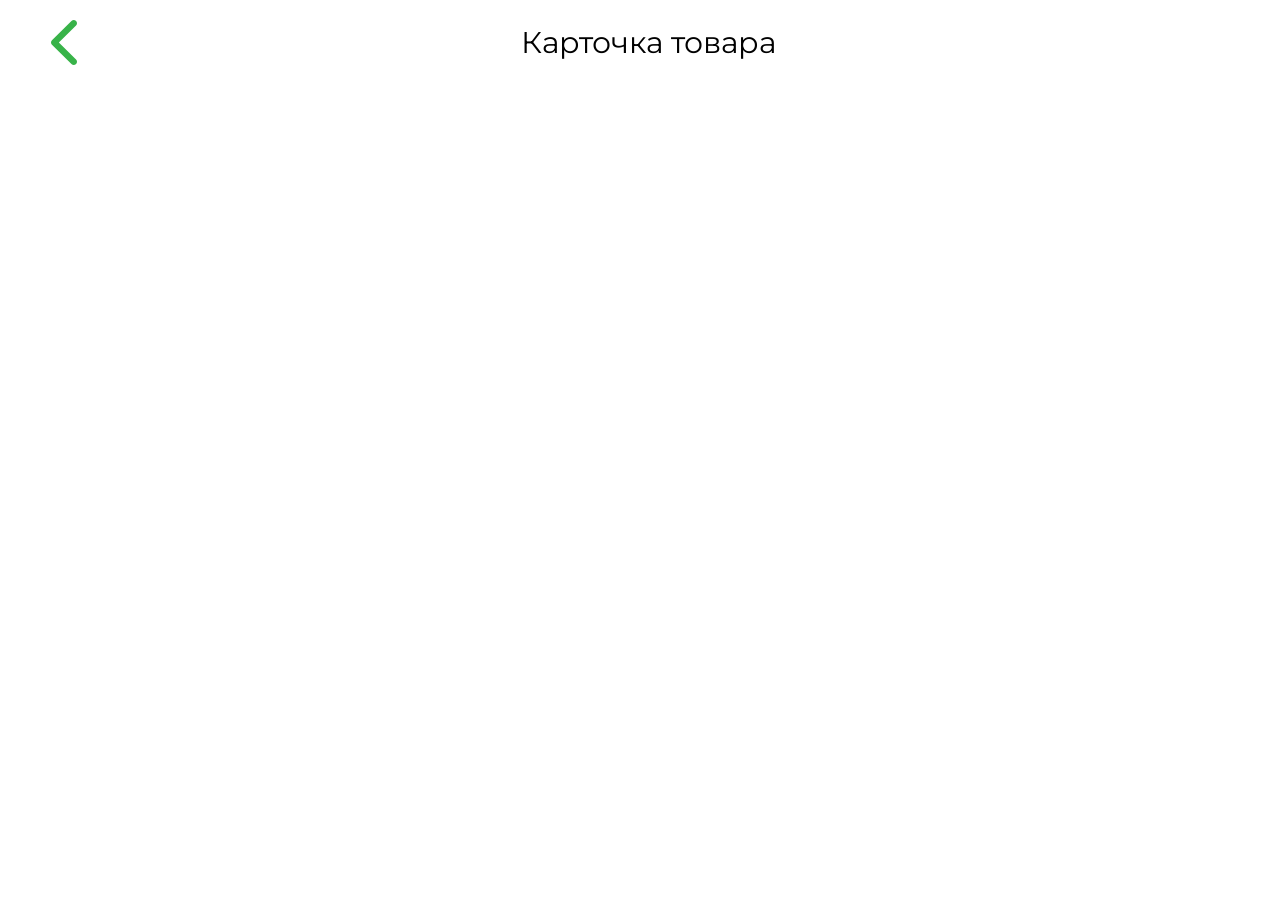
<file: product.html>
<!doctype html>
<html lang="en">
	<head>
		<meta charset="utf-8" />
		<meta name="viewport" content="width=device-width, initial-scale=1" />
		
		<link href="./app/immutable/assets/0.DSRAHia3.css" rel="stylesheet">
		<link rel="modulepreload" href="./app/immutable/entry/start.DzKjipKg.js">
		<link rel="modulepreload" href="./app/immutable/chunks/DUASHceh.js">
		<link rel="modulepreload" href="./app/immutable/chunks/B1O2VCqk.js">
		<link rel="modulepreload" href="./app/immutable/chunks/DIeogL5L.js">
		<link rel="modulepreload" href="./app/immutable/chunks/CD4Y02p_.js">
		<link rel="modulepreload" href="./app/immutable/entry/app.B3Zcg9X1.js">
		<link rel="modulepreload" href="./app/immutable/chunks/DNfE4UTU.js">
		<link rel="modulepreload" href="./app/immutable/chunks/DsuvmyvR.js">
		<link rel="modulepreload" href="./app/immutable/chunks/CbPvZiUK.js">
		<link rel="modulepreload" href="./app/immutable/chunks/DsnmJJEf.js">
		<link rel="modulepreload" href="./app/immutable/chunks/B4DQvY8J.js">
		<link rel="modulepreload" href="./app/immutable/chunks/BK2WpfL0.js">
		<link rel="modulepreload" href="./app/immutable/nodes/0.Bt8qOAk0.js">
		<link rel="modulepreload" href="./app/immutable/chunks/D9zexQcz.js">
		<link rel="modulepreload" href="./app/immutable/chunks/DSNQs1mI.js">
		<link rel="modulepreload" href="./app/immutable/chunks/69_IOA4Y.js">
		<link rel="modulepreload" href="./app/immutable/chunks/Ce1_xS5o.js">
		<link rel="modulepreload" href="./app/immutable/nodes/5.DPzO339H.js"><!--12qhfyh--><link rel="icon" href="data:image/svg+xml,%3csvg%20xmlns='http://www.w3.org/2000/svg'%20width='107'%20height='128'%20viewBox='0%200%20107%20128'%3e%3ctitle%3esvelte-logo%3c/title%3e%3cpath%20d='M94.157%2022.819c-10.4-14.885-30.94-19.297-45.792-9.835L22.282%2029.608A29.92%2029.92%200%200%200%208.764%2049.65a31.5%2031.5%200%200%200%203.108%2020.231%2030%2030%200%200%200-4.477%2011.183%2031.9%2031.9%200%200%200%205.448%2024.116c10.402%2014.887%2030.942%2019.297%2045.791%209.835l26.083-16.624A29.92%2029.92%200%200%200%2098.235%2078.35a31.53%2031.53%200%200%200-3.105-20.232%2030%2030%200%200%200%204.474-11.182%2031.88%2031.88%200%200%200-5.447-24.116'%20style='fill:%23ff3e00'/%3e%3cpath%20d='M45.817%20106.582a20.72%2020.72%200%200%201-22.237-8.243%2019.17%2019.17%200%200%201-3.277-14.503%2018%2018%200%200%201%20.624-2.435l.49-1.498%201.337.981a33.6%2033.6%200%200%200%2010.203%205.098l.97.294-.09.968a5.85%205.85%200%200%200%201.052%203.878%206.24%206.24%200%200%200%206.695%202.485%205.8%205.8%200%200%200%201.603-.704L69.27%2076.28a5.43%205.43%200%200%200%202.45-3.631%205.8%205.8%200%200%200-.987-4.371%206.24%206.24%200%200%200-6.698-2.487%205.7%205.7%200%200%200-1.6.704l-9.953%206.345a19%2019%200%200%201-5.296%202.326%2020.72%2020.72%200%200%201-22.237-8.243%2019.17%2019.17%200%200%201-3.277-14.502%2017.99%2017.99%200%200%201%208.13-12.052l26.081-16.623a19%2019%200%200%201%205.3-2.329%2020.72%2020.72%200%200%201%2022.237%208.243%2019.17%2019.17%200%200%201%203.277%2014.503%2018%2018%200%200%201-.624%202.435l-.49%201.498-1.337-.98a33.6%2033.6%200%200%200-10.203-5.1l-.97-.294.09-.968a5.86%205.86%200%200%200-1.052-3.878%206.24%206.24%200%200%200-6.696-2.485%205.8%205.8%200%200%200-1.602.704L37.73%2051.72a5.42%205.42%200%200%200-2.449%203.63%205.79%205.79%200%200%200%20.986%204.372%206.24%206.24%200%200%200%206.698%202.486%205.8%205.8%200%200%200%201.602-.704l9.952-6.342a19%2019%200%200%201%205.295-2.328%2020.72%2020.72%200%200%201%2022.237%208.242%2019.17%2019.17%200%200%201%203.277%2014.503%2018%2018%200%200%201-8.13%2012.053l-26.081%2016.622a19%2019%200%200%201-5.3%202.328'%20style='fill:%23fff'/%3e%3c/svg%3e"/><!---->
	</head>
	<body data-sveltekit-preload-data="hover">
		<div style="display: contents"><!--[--><!--[--><!----><header class="flex h-[5%] justify-between items-center px-[4%] py-5"><div class="flex items-center gap-4 w-4"><button><svg width="26" height="45" viewBox="0 0 26 45" xmlns="http://www.w3.org/2000/svg" class="fill-accent"><path d="M26 3.21428C26 2.36049 25.6572 1.54436 25.0479 0.941685C23.7783 -0.313895 21.7217 -0.313895 20.4521 0.941685L0.95215 20.2274C0.342775 20.8301 0 21.6462 0 22.5C0 23.3538 0.342775 24.1699 0.95215 24.7726L20.4521 44.0583C21.7217 45.3139 23.7783 45.3139 25.0479 44.0583C25.6572 43.4556 26 42.6395 26 41.7857C26 40.9319 25.6572 40.1158 25.0479 39.5131L7.8457 22.5L25.0479 5.48688C25.6572 4.88421 26 4.06808 26 3.21428Z"></path></svg><!----></button></div> <div><h1 class="text-3xl"><!--[-->Карточка товара<!--]--></h1></div> <div></div></header> <!----><!----><!----><!----><!--]--> <!--[!--><!--]--><!--]-->
			
			<script>
				{
					__sveltekit_8lurg8 = {
						base: new URL(".", location).pathname.slice(0, -1)
					};

					const element = document.currentScript.parentElement;

					Promise.all([
						import("./app/immutable/entry/start.DzKjipKg.js"),
						import("./app/immutable/entry/app.B3Zcg9X1.js")
					]).then(([kit, app]) => {
						kit.start(app, element, {
							node_ids: [0, 5],
							data: [null,null],
							form: null,
							error: null
						});
					});
				}
			</script>
		</div>
	</body>
</html>
</file>
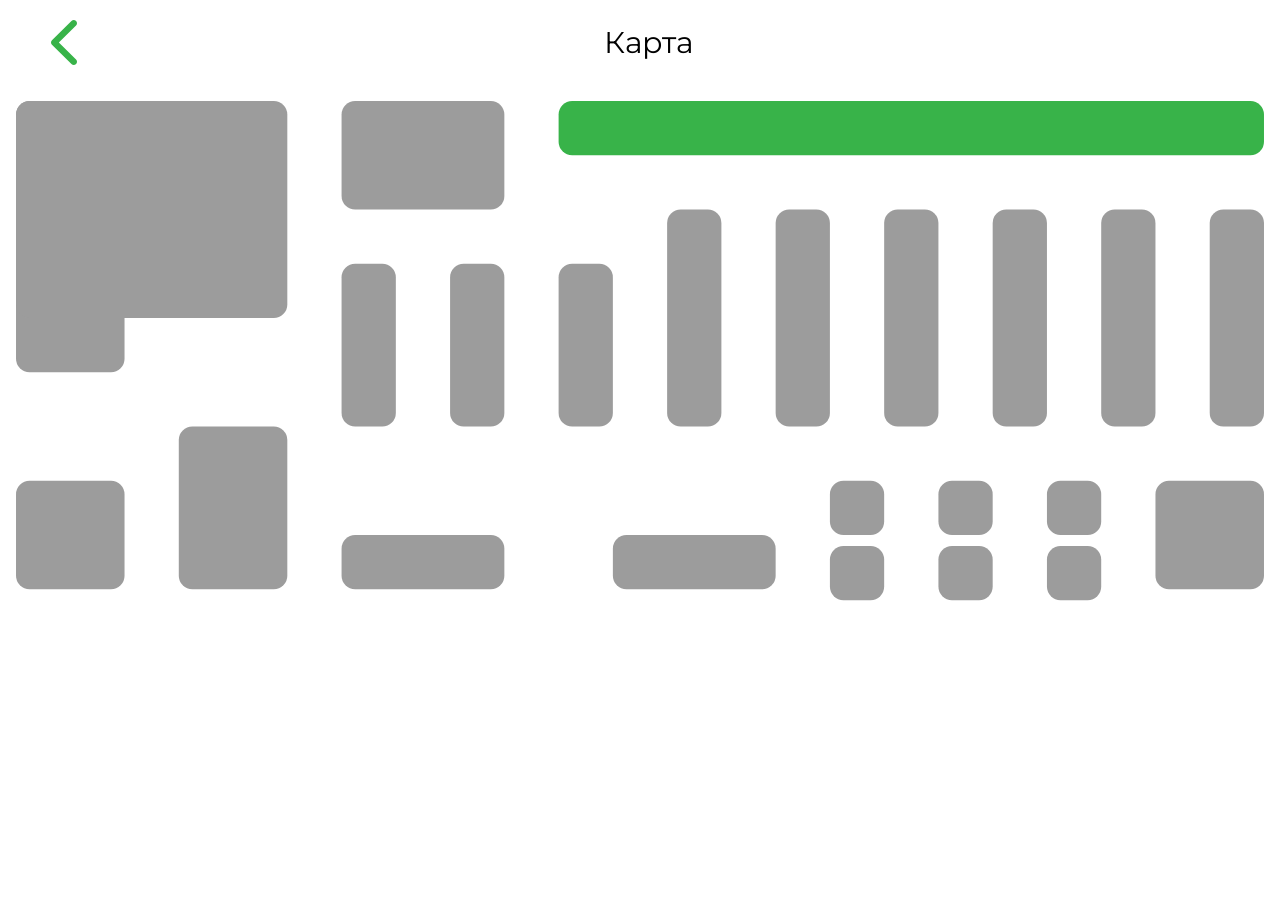
<file: map/0.html>
<!doctype html>
<html lang="en">
	<head>
		<meta charset="utf-8" />
		<meta name="viewport" content="width=device-width, initial-scale=1" />
		
		<link href="../app/immutable/assets/0.DSRAHia3.css" rel="stylesheet">
		<link rel="modulepreload" href="../app/immutable/entry/start.DzKjipKg.js">
		<link rel="modulepreload" href="../app/immutable/chunks/DUASHceh.js">
		<link rel="modulepreload" href="../app/immutable/chunks/B1O2VCqk.js">
		<link rel="modulepreload" href="../app/immutable/chunks/DIeogL5L.js">
		<link rel="modulepreload" href="../app/immutable/chunks/CD4Y02p_.js">
		<link rel="modulepreload" href="../app/immutable/entry/app.B3Zcg9X1.js">
		<link rel="modulepreload" href="../app/immutable/chunks/DNfE4UTU.js">
		<link rel="modulepreload" href="../app/immutable/chunks/DsuvmyvR.js">
		<link rel="modulepreload" href="../app/immutable/chunks/CbPvZiUK.js">
		<link rel="modulepreload" href="../app/immutable/chunks/DsnmJJEf.js">
		<link rel="modulepreload" href="../app/immutable/chunks/B4DQvY8J.js">
		<link rel="modulepreload" href="../app/immutable/chunks/BK2WpfL0.js">
		<link rel="modulepreload" href="../app/immutable/nodes/0.Bt8qOAk0.js">
		<link rel="modulepreload" href="../app/immutable/chunks/D9zexQcz.js">
		<link rel="modulepreload" href="../app/immutable/chunks/DSNQs1mI.js">
		<link rel="modulepreload" href="../app/immutable/chunks/69_IOA4Y.js">
		<link rel="modulepreload" href="../app/immutable/chunks/Ce1_xS5o.js">
		<link rel="modulepreload" href="../app/immutable/nodes/4.DWXSckz2.js">
		<link rel="modulepreload" href="../app/immutable/chunks/A86AnP8Z.js"><!--12qhfyh--><link rel="icon" href="data:image/svg+xml,%3csvg%20xmlns='http://www.w3.org/2000/svg'%20width='107'%20height='128'%20viewBox='0%200%20107%20128'%3e%3ctitle%3esvelte-logo%3c/title%3e%3cpath%20d='M94.157%2022.819c-10.4-14.885-30.94-19.297-45.792-9.835L22.282%2029.608A29.92%2029.92%200%200%200%208.764%2049.65a31.5%2031.5%200%200%200%203.108%2020.231%2030%2030%200%200%200-4.477%2011.183%2031.9%2031.9%200%200%200%205.448%2024.116c10.402%2014.887%2030.942%2019.297%2045.791%209.835l26.083-16.624A29.92%2029.92%200%200%200%2098.235%2078.35a31.53%2031.53%200%200%200-3.105-20.232%2030%2030%200%200%200%204.474-11.182%2031.88%2031.88%200%200%200-5.447-24.116'%20style='fill:%23ff3e00'/%3e%3cpath%20d='M45.817%20106.582a20.72%2020.72%200%200%201-22.237-8.243%2019.17%2019.17%200%200%201-3.277-14.503%2018%2018%200%200%201%20.624-2.435l.49-1.498%201.337.981a33.6%2033.6%200%200%200%2010.203%205.098l.97.294-.09.968a5.85%205.85%200%200%200%201.052%203.878%206.24%206.24%200%200%200%206.695%202.485%205.8%205.8%200%200%200%201.603-.704L69.27%2076.28a5.43%205.43%200%200%200%202.45-3.631%205.8%205.8%200%200%200-.987-4.371%206.24%206.24%200%200%200-6.698-2.487%205.7%205.7%200%200%200-1.6.704l-9.953%206.345a19%2019%200%200%201-5.296%202.326%2020.72%2020.72%200%200%201-22.237-8.243%2019.17%2019.17%200%200%201-3.277-14.502%2017.99%2017.99%200%200%201%208.13-12.052l26.081-16.623a19%2019%200%200%201%205.3-2.329%2020.72%2020.72%200%200%201%2022.237%208.243%2019.17%2019.17%200%200%201%203.277%2014.503%2018%2018%200%200%201-.624%202.435l-.49%201.498-1.337-.98a33.6%2033.6%200%200%200-10.203-5.1l-.97-.294.09-.968a5.86%205.86%200%200%200-1.052-3.878%206.24%206.24%200%200%200-6.696-2.485%205.8%205.8%200%200%200-1.602.704L37.73%2051.72a5.42%205.42%200%200%200-2.449%203.63%205.79%205.79%200%200%200%20.986%204.372%206.24%206.24%200%200%200%206.698%202.486%205.8%205.8%200%200%200%201.602-.704l9.952-6.342a19%2019%200%200%201%205.295-2.328%2020.72%2020.72%200%200%201%2022.237%208.242%2019.17%2019.17%200%200%201%203.277%2014.503%2018%2018%200%200%201-8.13%2012.053l-26.081%2016.622a19%2019%200%200%201-5.3%202.328'%20style='fill:%23fff'/%3e%3c/svg%3e"/><!---->
	</head>
	<body data-sveltekit-preload-data="hover">
		<div style="display: contents"><!--[--><!--[--><!----><header class="flex h-[5%] justify-between items-center px-[4%] py-5"><div class="flex items-center gap-4 w-4"><button><svg width="26" height="45" viewBox="0 0 26 45" xmlns="http://www.w3.org/2000/svg" class="fill-accent"><path d="M26 3.21428C26 2.36049 25.6572 1.54436 25.0479 0.941685C23.7783 -0.313895 21.7217 -0.313895 20.4521 0.941685L0.95215 20.2274C0.342775 20.8301 0 21.6462 0 22.5C0 23.3538 0.342775 24.1699 0.95215 24.7726L20.4521 44.0583C21.7217 45.3139 23.7783 45.3139 25.0479 44.0583C25.6572 43.4556 26 42.6395 26 41.7857C26 40.9319 25.6572 40.1158 25.0479 39.5131L7.8457 22.5L25.0479 5.48688C25.6572 4.88421 26 4.06808 26 3.21428Z"></path></svg><!----></button></div> <div><h1 class="text-3xl"><!--[!--><!--[!--><!--[-->Карта<!--]--><!--]--><!--]--></h1></div> <div></div></header> <!----><div><section><div class="p-4"><svg xmlns="http://www.w3.org/2000/svg" viewBox="0 0 23 10"><!--[--><rect rx="0.25" ry="0.25" x="10" y="0" width="13" height="1" transform="rotate(0, 16.5, 0.5)" class="fill-accent"></rect><rect rx="0.25" ry="0.25" x="0" y="0" width="2" height="5" transform="rotate(0, 1, 2.5)" class="fill-secondary"></rect><rect rx="0.25" ry="0.25" x="0" y="0" width="5" height="4" transform="rotate(0, 2.5, 2)" class="fill-secondary"></rect><rect rx="0.25" ry="0.25" x="0" y="7" width="2" height="2" transform="rotate(0, 1, 8)" class="fill-secondary"></rect><rect rx="0.25" ry="0.25" x="3" y="6" width="2" height="3" transform="rotate(0, 4, 7.5)" class="fill-secondary"></rect><rect rx="0.25" ry="0.25" x="6" y="0" width="3" height="2" transform="rotate(0, 7.5, 1)" class="fill-secondary"></rect><rect rx="0.25" ry="0.25" x="6" y="3" width="1" height="3" transform="rotate(0, 6.5, 4.5)" class="fill-secondary"></rect><rect rx="0.25" ry="0.25" x="8" y="3" width="1" height="3" transform="rotate(0, 8.5, 4.5)" class="fill-secondary"></rect><rect rx="0.25" ry="0.25" x="6" y="8" width="3" height="1" transform="rotate(0, 7.5, 8.5)" class="fill-secondary"></rect><rect rx="0.25" ry="0.25" x="10" y="3" width="1" height="3" transform="rotate(0, 10.5, 4.5)" class="fill-secondary"></rect><rect rx="0.25" ry="0.25" x="12" y="2" width="1" height="4" transform="rotate(0, 12.5, 4)" class="fill-secondary"></rect><rect rx="0.25" ry="0.25" x="14" y="2" width="1" height="4" transform="rotate(0, 14.5, 4)" class="fill-secondary"></rect><rect rx="0.25" ry="0.25" x="16" y="2" width="1" height="4" transform="rotate(0, 16.5, 4)" class="fill-secondary"></rect><rect rx="0.25" ry="0.25" x="18" y="2" width="1" height="4" transform="rotate(0, 18.5, 4)" class="fill-secondary"></rect><rect rx="0.25" ry="0.25" x="20" y="2" width="1" height="4" transform="rotate(0, 20.5, 4)" class="fill-secondary"></rect><rect rx="0.25" ry="0.25" x="22" y="2" width="1" height="4" transform="rotate(0, 22.5, 4)" class="fill-secondary"></rect><rect rx="0.25" ry="0.25" x="11" y="8" width="3" height="1" transform="rotate(0, 12.5, 8.5)" class="fill-secondary"></rect><rect rx="0.25" ry="0.25" x="15" y="8.2" width="1" height="1" transform="rotate(0, 15.5, 8.7)" class="fill-secondary"></rect><rect rx="0.25" ry="0.25" x="15" y="7" width="1" height="1" transform="rotate(0, 15.5, 7.5)" class="fill-secondary"></rect><rect rx="0.25" ry="0.25" x="17" y="8.2" width="1" height="1" transform="rotate(0, 17.5, 8.7)" class="fill-secondary"></rect><rect rx="0.25" ry="0.25" x="17" y="7" width="1" height="1" transform="rotate(0, 17.5, 7.5)" class="fill-secondary"></rect><rect rx="0.25" ry="0.25" x="19" y="8.2" width="1" height="1" transform="rotate(0, 19.5, 8.7)" class="fill-secondary"></rect><rect rx="0.25" ry="0.25" x="19" y="7" width="1" height="1" transform="rotate(0, 19.5, 7.5)" class="fill-secondary"></rect><rect rx="0.25" ry="0.25" x="21" y="7" width="2" height="2" transform="rotate(0, 22, 8)" class="fill-secondary"></rect><!--]--></svg><!----></div> <div></div></section></div><!----><!----><!----><!--]--> <!--[!--><!--]--><!--]-->
			
			<script>
				{
					__sveltekit_8lurg8 = {
						base: new URL("..", location).pathname.slice(0, -1)
					};

					const element = document.currentScript.parentElement;

					Promise.all([
						import("../app/immutable/entry/start.DzKjipKg.js"),
						import("../app/immutable/entry/app.B3Zcg9X1.js")
					]).then(([kit, app]) => {
						kit.start(app, element, {
							node_ids: [0, 4],
							data: [null,null],
							form: null,
							error: null
						});
					});
				}
			</script>
		</div>
	</body>
</html>
</file>
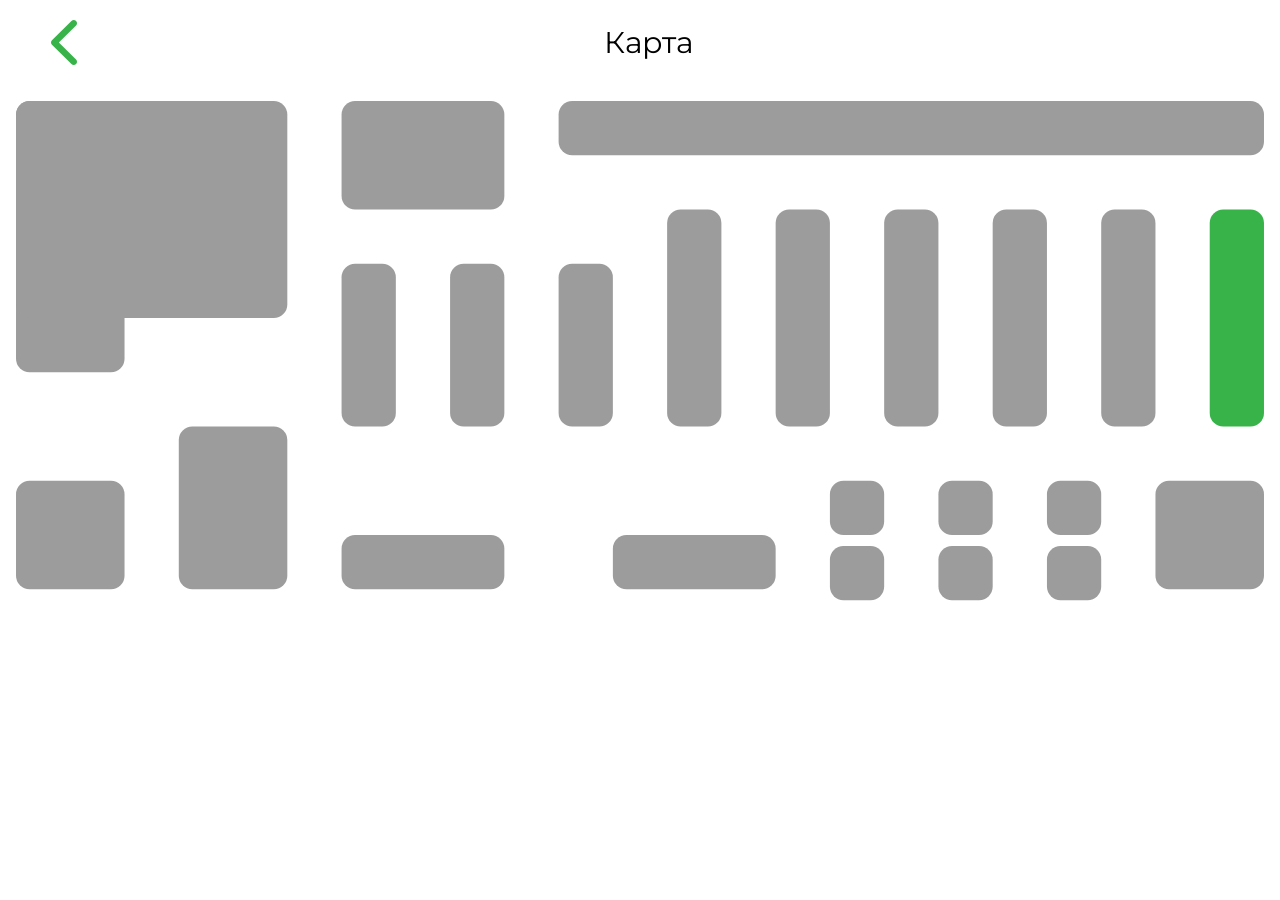
<file: map/1.html>
<!doctype html>
<html lang="en">
	<head>
		<meta charset="utf-8" />
		<meta name="viewport" content="width=device-width, initial-scale=1" />
		
		<link href="../app/immutable/assets/0.DSRAHia3.css" rel="stylesheet">
		<link rel="modulepreload" href="../app/immutable/entry/start.DzKjipKg.js">
		<link rel="modulepreload" href="../app/immutable/chunks/DUASHceh.js">
		<link rel="modulepreload" href="../app/immutable/chunks/B1O2VCqk.js">
		<link rel="modulepreload" href="../app/immutable/chunks/DIeogL5L.js">
		<link rel="modulepreload" href="../app/immutable/chunks/CD4Y02p_.js">
		<link rel="modulepreload" href="../app/immutable/entry/app.B3Zcg9X1.js">
		<link rel="modulepreload" href="../app/immutable/chunks/DNfE4UTU.js">
		<link rel="modulepreload" href="../app/immutable/chunks/DsuvmyvR.js">
		<link rel="modulepreload" href="../app/immutable/chunks/CbPvZiUK.js">
		<link rel="modulepreload" href="../app/immutable/chunks/DsnmJJEf.js">
		<link rel="modulepreload" href="../app/immutable/chunks/B4DQvY8J.js">
		<link rel="modulepreload" href="../app/immutable/chunks/BK2WpfL0.js">
		<link rel="modulepreload" href="../app/immutable/nodes/0.Bt8qOAk0.js">
		<link rel="modulepreload" href="../app/immutable/chunks/D9zexQcz.js">
		<link rel="modulepreload" href="../app/immutable/chunks/DSNQs1mI.js">
		<link rel="modulepreload" href="../app/immutable/chunks/69_IOA4Y.js">
		<link rel="modulepreload" href="../app/immutable/chunks/Ce1_xS5o.js">
		<link rel="modulepreload" href="../app/immutable/nodes/4.DWXSckz2.js">
		<link rel="modulepreload" href="../app/immutable/chunks/A86AnP8Z.js"><!--12qhfyh--><link rel="icon" href="data:image/svg+xml,%3csvg%20xmlns='http://www.w3.org/2000/svg'%20width='107'%20height='128'%20viewBox='0%200%20107%20128'%3e%3ctitle%3esvelte-logo%3c/title%3e%3cpath%20d='M94.157%2022.819c-10.4-14.885-30.94-19.297-45.792-9.835L22.282%2029.608A29.92%2029.92%200%200%200%208.764%2049.65a31.5%2031.5%200%200%200%203.108%2020.231%2030%2030%200%200%200-4.477%2011.183%2031.9%2031.9%200%200%200%205.448%2024.116c10.402%2014.887%2030.942%2019.297%2045.791%209.835l26.083-16.624A29.92%2029.92%200%200%200%2098.235%2078.35a31.53%2031.53%200%200%200-3.105-20.232%2030%2030%200%200%200%204.474-11.182%2031.88%2031.88%200%200%200-5.447-24.116'%20style='fill:%23ff3e00'/%3e%3cpath%20d='M45.817%20106.582a20.72%2020.72%200%200%201-22.237-8.243%2019.17%2019.17%200%200%201-3.277-14.503%2018%2018%200%200%201%20.624-2.435l.49-1.498%201.337.981a33.6%2033.6%200%200%200%2010.203%205.098l.97.294-.09.968a5.85%205.85%200%200%200%201.052%203.878%206.24%206.24%200%200%200%206.695%202.485%205.8%205.8%200%200%200%201.603-.704L69.27%2076.28a5.43%205.43%200%200%200%202.45-3.631%205.8%205.8%200%200%200-.987-4.371%206.24%206.24%200%200%200-6.698-2.487%205.7%205.7%200%200%200-1.6.704l-9.953%206.345a19%2019%200%200%201-5.296%202.326%2020.72%2020.72%200%200%201-22.237-8.243%2019.17%2019.17%200%200%201-3.277-14.502%2017.99%2017.99%200%200%201%208.13-12.052l26.081-16.623a19%2019%200%200%201%205.3-2.329%2020.72%2020.72%200%200%201%2022.237%208.243%2019.17%2019.17%200%200%201%203.277%2014.503%2018%2018%200%200%201-.624%202.435l-.49%201.498-1.337-.98a33.6%2033.6%200%200%200-10.203-5.1l-.97-.294.09-.968a5.86%205.86%200%200%200-1.052-3.878%206.24%206.24%200%200%200-6.696-2.485%205.8%205.8%200%200%200-1.602.704L37.73%2051.72a5.42%205.42%200%200%200-2.449%203.63%205.79%205.79%200%200%200%20.986%204.372%206.24%206.24%200%200%200%206.698%202.486%205.8%205.8%200%200%200%201.602-.704l9.952-6.342a19%2019%200%200%201%205.295-2.328%2020.72%2020.72%200%200%201%2022.237%208.242%2019.17%2019.17%200%200%201%203.277%2014.503%2018%2018%200%200%201-8.13%2012.053l-26.081%2016.622a19%2019%200%200%201-5.3%202.328'%20style='fill:%23fff'/%3e%3c/svg%3e"/><!---->
	</head>
	<body data-sveltekit-preload-data="hover">
		<div style="display: contents"><!--[--><!--[--><!----><header class="flex h-[5%] justify-between items-center px-[4%] py-5"><div class="flex items-center gap-4 w-4"><button><svg width="26" height="45" viewBox="0 0 26 45" xmlns="http://www.w3.org/2000/svg" class="fill-accent"><path d="M26 3.21428C26 2.36049 25.6572 1.54436 25.0479 0.941685C23.7783 -0.313895 21.7217 -0.313895 20.4521 0.941685L0.95215 20.2274C0.342775 20.8301 0 21.6462 0 22.5C0 23.3538 0.342775 24.1699 0.95215 24.7726L20.4521 44.0583C21.7217 45.3139 23.7783 45.3139 25.0479 44.0583C25.6572 43.4556 26 42.6395 26 41.7857C26 40.9319 25.6572 40.1158 25.0479 39.5131L7.8457 22.5L25.0479 5.48688C25.6572 4.88421 26 4.06808 26 3.21428Z"></path></svg><!----></button></div> <div><h1 class="text-3xl"><!--[!--><!--[!--><!--[-->Карта<!--]--><!--]--><!--]--></h1></div> <div></div></header> <!----><div><section><div class="p-4"><svg xmlns="http://www.w3.org/2000/svg" viewBox="0 0 23 10"><!--[--><rect rx="0.25" ry="0.25" x="10" y="0" width="13" height="1" transform="rotate(0, 16.5, 0.5)" class="fill-secondary"></rect><rect rx="0.25" ry="0.25" x="0" y="0" width="2" height="5" transform="rotate(0, 1, 2.5)" class="fill-secondary"></rect><rect rx="0.25" ry="0.25" x="0" y="0" width="5" height="4" transform="rotate(0, 2.5, 2)" class="fill-secondary"></rect><rect rx="0.25" ry="0.25" x="0" y="7" width="2" height="2" transform="rotate(0, 1, 8)" class="fill-secondary"></rect><rect rx="0.25" ry="0.25" x="3" y="6" width="2" height="3" transform="rotate(0, 4, 7.5)" class="fill-secondary"></rect><rect rx="0.25" ry="0.25" x="6" y="0" width="3" height="2" transform="rotate(0, 7.5, 1)" class="fill-secondary"></rect><rect rx="0.25" ry="0.25" x="6" y="3" width="1" height="3" transform="rotate(0, 6.5, 4.5)" class="fill-secondary"></rect><rect rx="0.25" ry="0.25" x="8" y="3" width="1" height="3" transform="rotate(0, 8.5, 4.5)" class="fill-secondary"></rect><rect rx="0.25" ry="0.25" x="6" y="8" width="3" height="1" transform="rotate(0, 7.5, 8.5)" class="fill-secondary"></rect><rect rx="0.25" ry="0.25" x="10" y="3" width="1" height="3" transform="rotate(0, 10.5, 4.5)" class="fill-secondary"></rect><rect rx="0.25" ry="0.25" x="12" y="2" width="1" height="4" transform="rotate(0, 12.5, 4)" class="fill-secondary"></rect><rect rx="0.25" ry="0.25" x="14" y="2" width="1" height="4" transform="rotate(0, 14.5, 4)" class="fill-secondary"></rect><rect rx="0.25" ry="0.25" x="16" y="2" width="1" height="4" transform="rotate(0, 16.5, 4)" class="fill-secondary"></rect><rect rx="0.25" ry="0.25" x="18" y="2" width="1" height="4" transform="rotate(0, 18.5, 4)" class="fill-secondary"></rect><rect rx="0.25" ry="0.25" x="20" y="2" width="1" height="4" transform="rotate(0, 20.5, 4)" class="fill-secondary"></rect><rect rx="0.25" ry="0.25" x="22" y="2" width="1" height="4" transform="rotate(0, 22.5, 4)" class="fill-accent"></rect><rect rx="0.25" ry="0.25" x="11" y="8" width="3" height="1" transform="rotate(0, 12.5, 8.5)" class="fill-secondary"></rect><rect rx="0.25" ry="0.25" x="15" y="8.2" width="1" height="1" transform="rotate(0, 15.5, 8.7)" class="fill-secondary"></rect><rect rx="0.25" ry="0.25" x="15" y="7" width="1" height="1" transform="rotate(0, 15.5, 7.5)" class="fill-secondary"></rect><rect rx="0.25" ry="0.25" x="17" y="8.2" width="1" height="1" transform="rotate(0, 17.5, 8.7)" class="fill-secondary"></rect><rect rx="0.25" ry="0.25" x="17" y="7" width="1" height="1" transform="rotate(0, 17.5, 7.5)" class="fill-secondary"></rect><rect rx="0.25" ry="0.25" x="19" y="8.2" width="1" height="1" transform="rotate(0, 19.5, 8.7)" class="fill-secondary"></rect><rect rx="0.25" ry="0.25" x="19" y="7" width="1" height="1" transform="rotate(0, 19.5, 7.5)" class="fill-secondary"></rect><rect rx="0.25" ry="0.25" x="21" y="7" width="2" height="2" transform="rotate(0, 22, 8)" class="fill-secondary"></rect><!--]--></svg><!----></div> <div></div></section></div><!----><!----><!----><!--]--> <!--[!--><!--]--><!--]-->
			
			<script>
				{
					__sveltekit_8lurg8 = {
						base: new URL("..", location).pathname.slice(0, -1)
					};

					const element = document.currentScript.parentElement;

					Promise.all([
						import("../app/immutable/entry/start.DzKjipKg.js"),
						import("../app/immutable/entry/app.B3Zcg9X1.js")
					]).then(([kit, app]) => {
						kit.start(app, element, {
							node_ids: [0, 4],
							data: [null,null],
							form: null,
							error: null
						});
					});
				}
			</script>
		</div>
	</body>
</html>
</file>
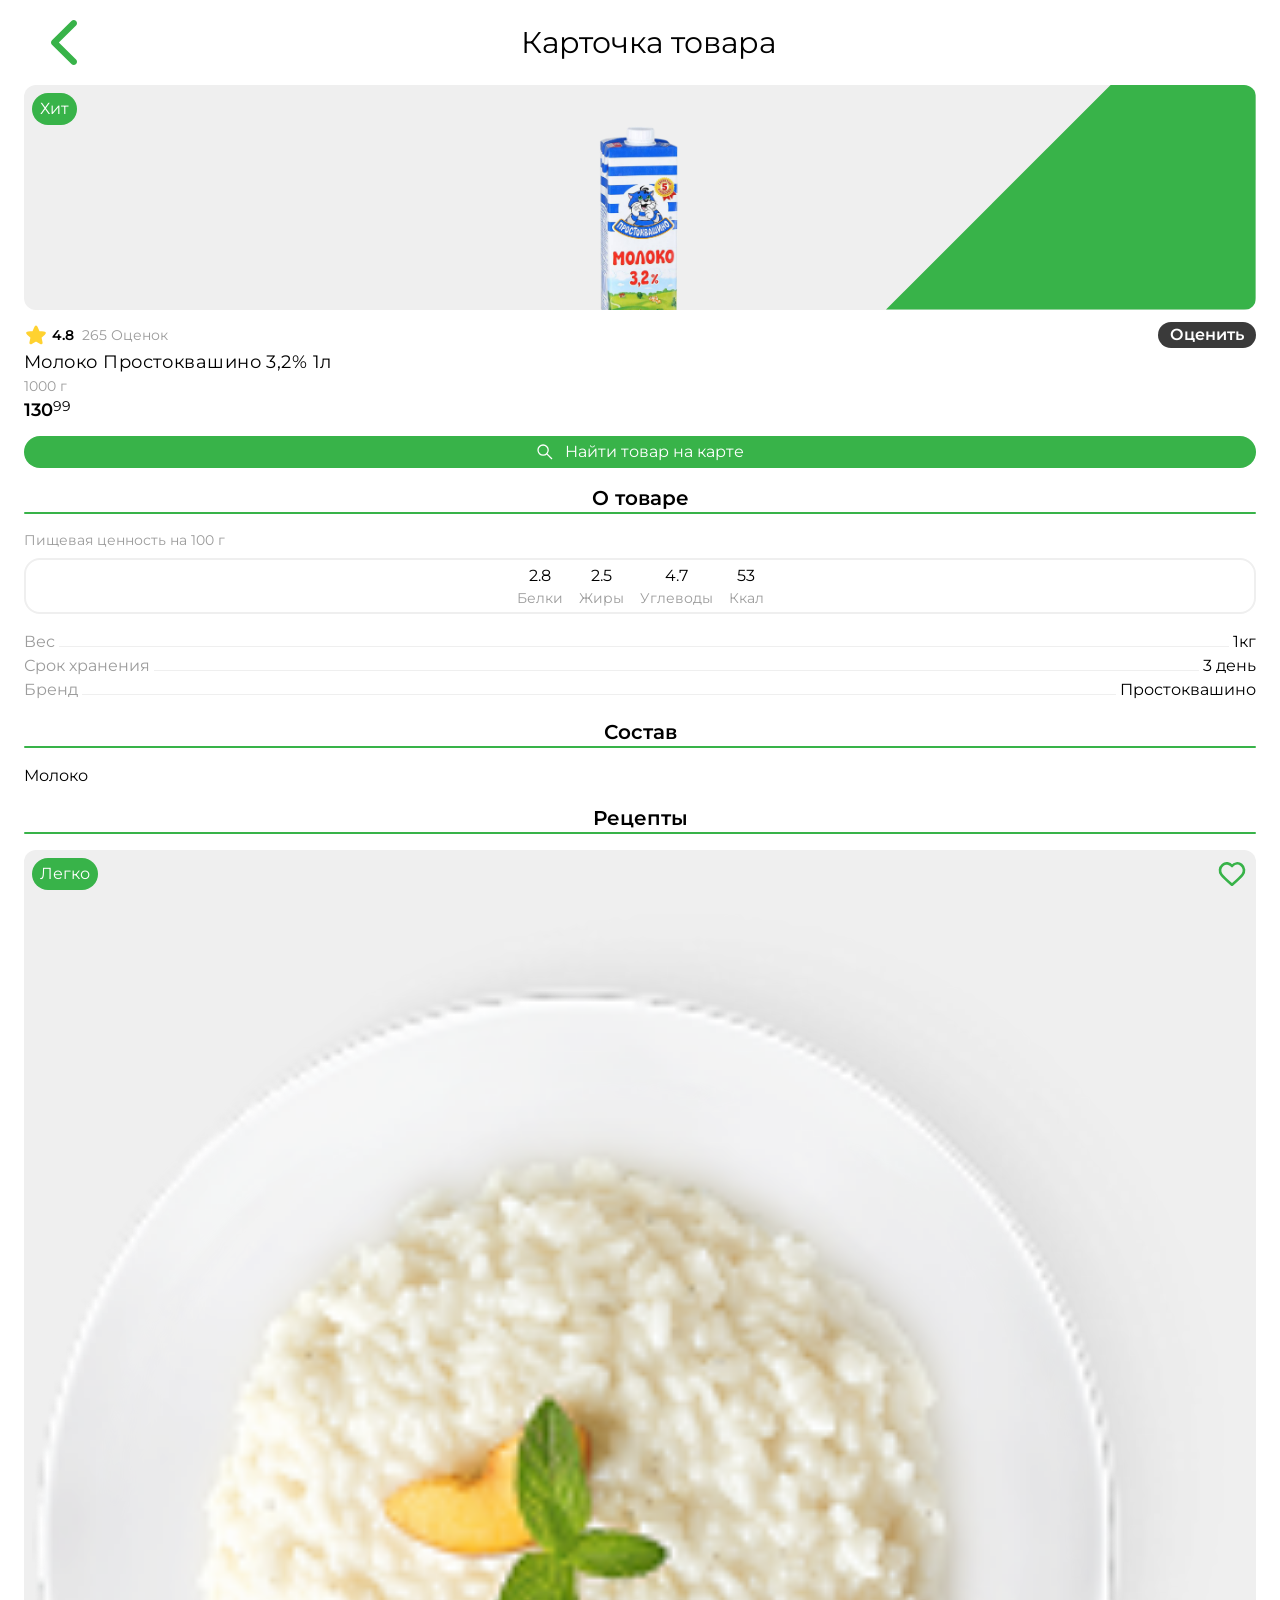
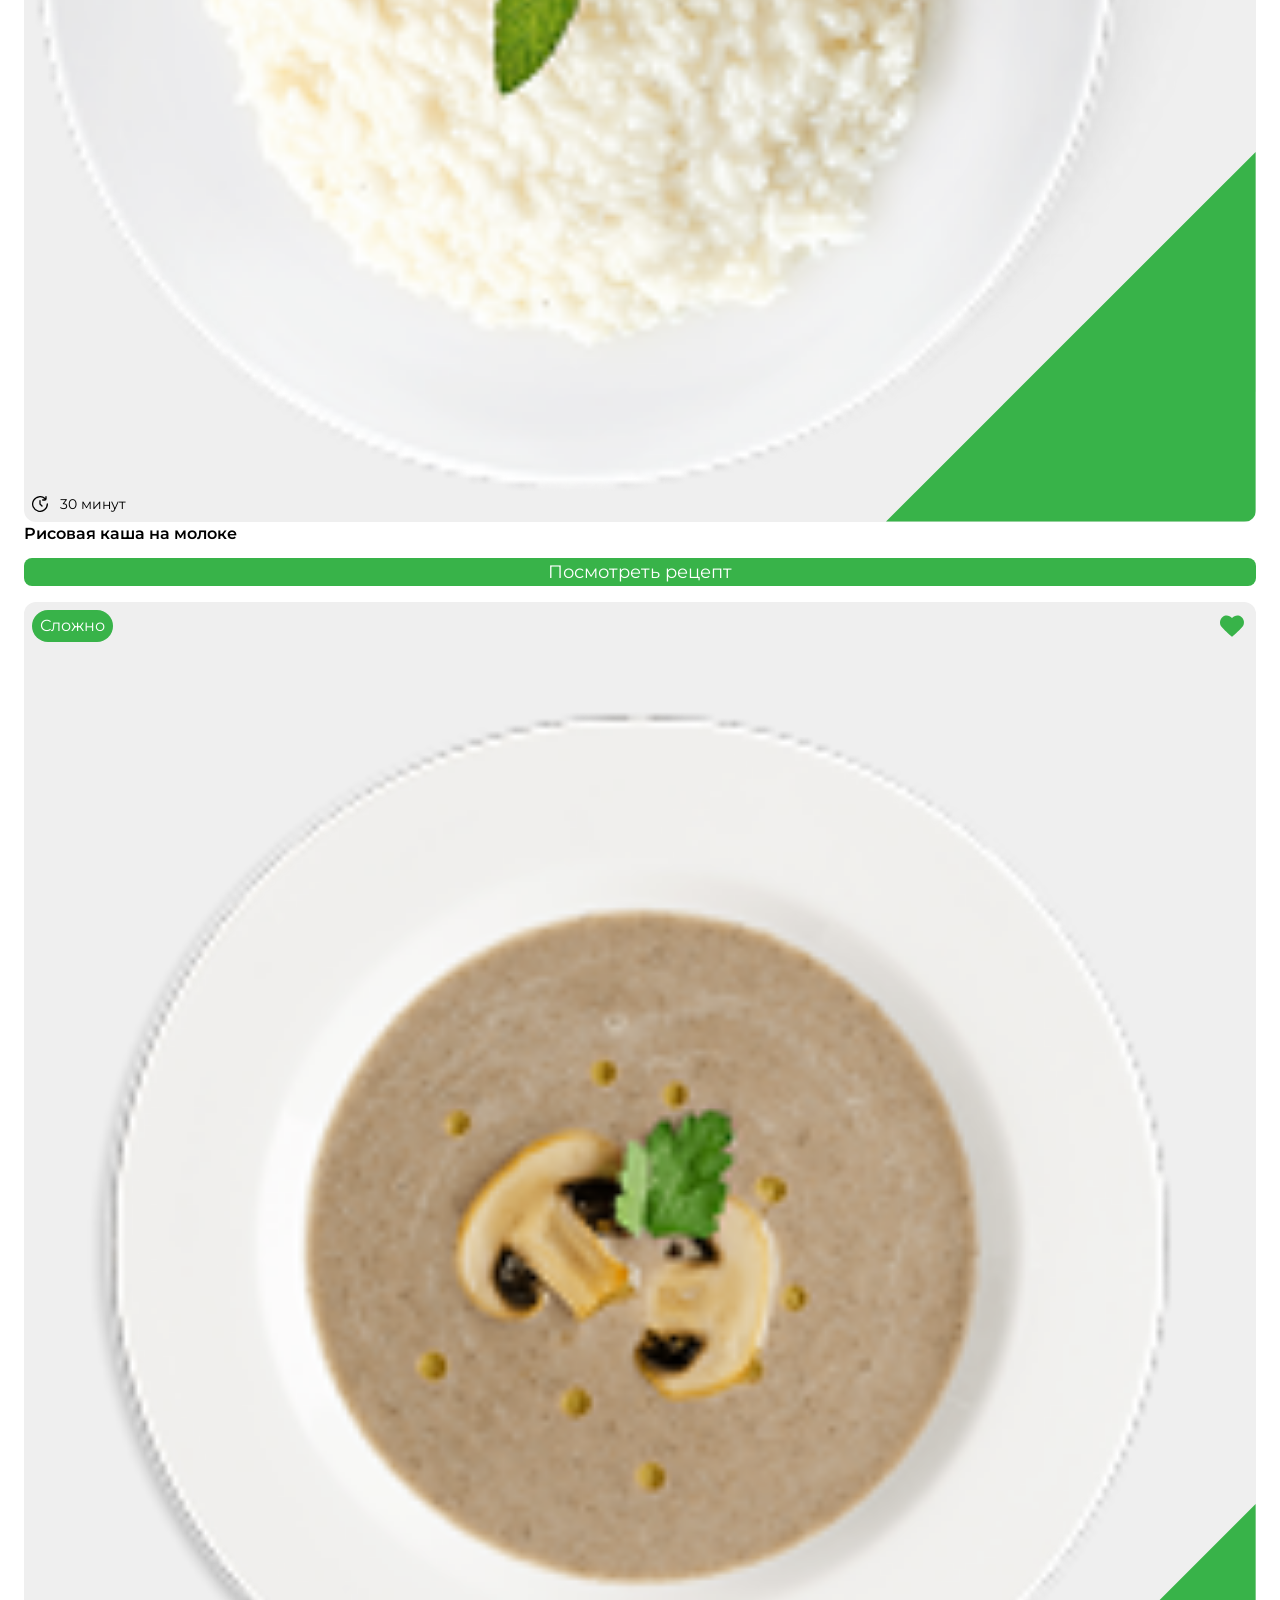
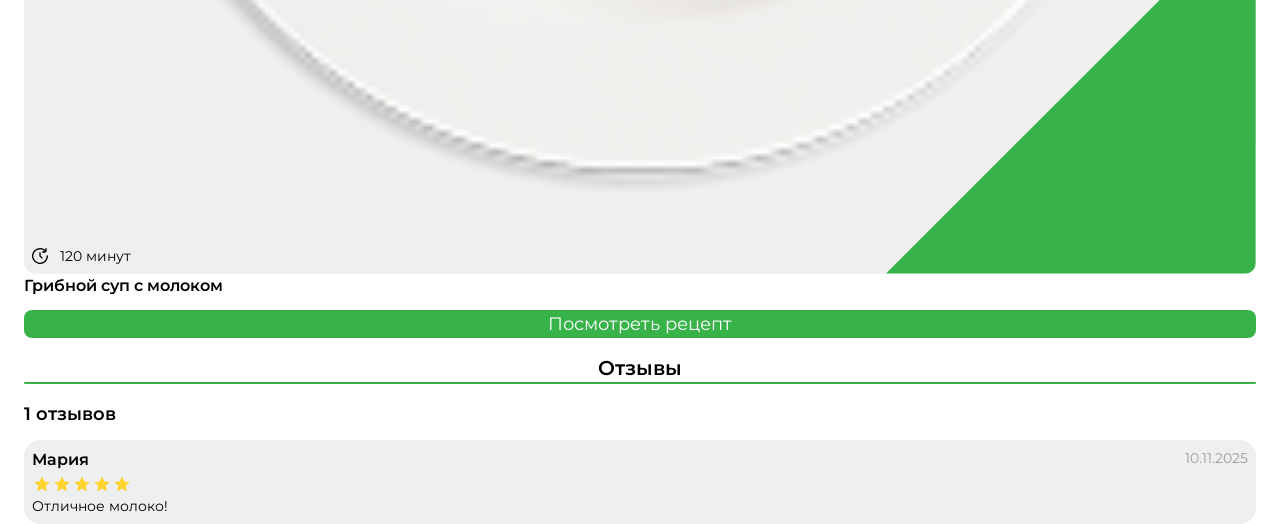
<file: product/0.html>
<!doctype html>
<html lang="en">
	<head>
		<meta charset="utf-8" />
		<meta name="viewport" content="width=device-width, initial-scale=1" />
		
		<link href="../app/immutable/assets/0.DSRAHia3.css" rel="stylesheet">
		<link rel="modulepreload" href="../app/immutable/entry/start.DzKjipKg.js">
		<link rel="modulepreload" href="../app/immutable/chunks/DUASHceh.js">
		<link rel="modulepreload" href="../app/immutable/chunks/B1O2VCqk.js">
		<link rel="modulepreload" href="../app/immutable/chunks/DIeogL5L.js">
		<link rel="modulepreload" href="../app/immutable/chunks/CD4Y02p_.js">
		<link rel="modulepreload" href="../app/immutable/entry/app.B3Zcg9X1.js">
		<link rel="modulepreload" href="../app/immutable/chunks/DNfE4UTU.js">
		<link rel="modulepreload" href="../app/immutable/chunks/DsuvmyvR.js">
		<link rel="modulepreload" href="../app/immutable/chunks/CbPvZiUK.js">
		<link rel="modulepreload" href="../app/immutable/chunks/DsnmJJEf.js">
		<link rel="modulepreload" href="../app/immutable/chunks/B4DQvY8J.js">
		<link rel="modulepreload" href="../app/immutable/chunks/BK2WpfL0.js">
		<link rel="modulepreload" href="../app/immutable/nodes/0.Bt8qOAk0.js">
		<link rel="modulepreload" href="../app/immutable/chunks/D9zexQcz.js">
		<link rel="modulepreload" href="../app/immutable/chunks/DSNQs1mI.js">
		<link rel="modulepreload" href="../app/immutable/chunks/69_IOA4Y.js">
		<link rel="modulepreload" href="../app/immutable/chunks/Ce1_xS5o.js">
		<link rel="modulepreload" href="../app/immutable/nodes/6.DJl4cm3a.js">
		<link rel="modulepreload" href="../app/immutable/chunks/A86AnP8Z.js">
		<link rel="modulepreload" href="../app/immutable/chunks/zIFg5_xU.js">
		<link rel="modulepreload" href="../app/immutable/chunks/CJXQkDRU.js"><!--12qhfyh--><link rel="icon" href="data:image/svg+xml,%3csvg%20xmlns='http://www.w3.org/2000/svg'%20width='107'%20height='128'%20viewBox='0%200%20107%20128'%3e%3ctitle%3esvelte-logo%3c/title%3e%3cpath%20d='M94.157%2022.819c-10.4-14.885-30.94-19.297-45.792-9.835L22.282%2029.608A29.92%2029.92%200%200%200%208.764%2049.65a31.5%2031.5%200%200%200%203.108%2020.231%2030%2030%200%200%200-4.477%2011.183%2031.9%2031.9%200%200%200%205.448%2024.116c10.402%2014.887%2030.942%2019.297%2045.791%209.835l26.083-16.624A29.92%2029.92%200%200%200%2098.235%2078.35a31.53%2031.53%200%200%200-3.105-20.232%2030%2030%200%200%200%204.474-11.182%2031.88%2031.88%200%200%200-5.447-24.116'%20style='fill:%23ff3e00'/%3e%3cpath%20d='M45.817%20106.582a20.72%2020.72%200%200%201-22.237-8.243%2019.17%2019.17%200%200%201-3.277-14.503%2018%2018%200%200%201%20.624-2.435l.49-1.498%201.337.981a33.6%2033.6%200%200%200%2010.203%205.098l.97.294-.09.968a5.85%205.85%200%200%200%201.052%203.878%206.24%206.24%200%200%200%206.695%202.485%205.8%205.8%200%200%200%201.603-.704L69.27%2076.28a5.43%205.43%200%200%200%202.45-3.631%205.8%205.8%200%200%200-.987-4.371%206.24%206.24%200%200%200-6.698-2.487%205.7%205.7%200%200%200-1.6.704l-9.953%206.345a19%2019%200%200%201-5.296%202.326%2020.72%2020.72%200%200%201-22.237-8.243%2019.17%2019.17%200%200%201-3.277-14.502%2017.99%2017.99%200%200%201%208.13-12.052l26.081-16.623a19%2019%200%200%201%205.3-2.329%2020.72%2020.72%200%200%201%2022.237%208.243%2019.17%2019.17%200%200%201%203.277%2014.503%2018%2018%200%200%201-.624%202.435l-.49%201.498-1.337-.98a33.6%2033.6%200%200%200-10.203-5.1l-.97-.294.09-.968a5.86%205.86%200%200%200-1.052-3.878%206.24%206.24%200%200%200-6.696-2.485%205.8%205.8%200%200%200-1.602.704L37.73%2051.72a5.42%205.42%200%200%200-2.449%203.63%205.79%205.79%200%200%200%20.986%204.372%206.24%206.24%200%200%200%206.698%202.486%205.8%205.8%200%200%200%201.602-.704l9.952-6.342a19%2019%200%200%201%205.295-2.328%2020.72%2020.72%200%200%201%2022.237%208.242%2019.17%2019.17%200%200%201%203.277%2014.503%2018%2018%200%200%201-8.13%2012.053l-26.081%2016.622a19%2019%200%200%201-5.3%202.328'%20style='fill:%23fff'/%3e%3c/svg%3e"/><!---->
	</head>
	<body data-sveltekit-preload-data="hover">
		<div style="display: contents"><!--[--><!--[--><!----><header class="flex h-[5%] justify-between items-center px-[4%] py-5"><div class="flex items-center gap-4 w-4"><button><svg width="26" height="45" viewBox="0 0 26 45" xmlns="http://www.w3.org/2000/svg" class="fill-accent"><path d="M26 3.21428C26 2.36049 25.6572 1.54436 25.0479 0.941685C23.7783 -0.313895 21.7217 -0.313895 20.4521 0.941685L0.95215 20.2274C0.342775 20.8301 0 21.6462 0 22.5C0 23.3538 0.342775 24.1699 0.95215 24.7726L20.4521 44.0583C21.7217 45.3139 23.7783 45.3139 25.0479 44.0583C25.6572 43.4556 26 42.6395 26 41.7857C26 40.9319 25.6572 40.1158 25.0479 39.5131L7.8457 22.5L25.0479 5.48688C25.6572 4.88421 26 4.06808 26 3.21428Z"></path></svg><!----></button></div> <div><h1 class="text-3xl"><!--[-->Карточка товара<!--]--></h1></div> <div></div></header> <!----><div class="px-6"><div class="h-[25vh] w-full min-h-48"><div class="relative flex flex-col bg-background w-full h-full rounded-xl overflow-hidden p-2 min-h-48"><div class="flex justify-between items-center"><!--[--><div class="bg-accent py-1 px-2 rounded-3xl text-white"><p>Хит</p></div><!--]--> <div class="w-8 fill-accent"><svg viewBox="0 0 24 24" xmlns="http://www.w3.org/2000/svg"><path fill-rule="evenodd" clip-rule="evenodd" d="M12 6.00019C10.2006 3.90317 7.19377 3.2551 4.93923 5.17534C2.68468 7.09558 2.36727 10.3061 4.13778 12.5772C5.60984 14.4654 10.0648 18.4479 11.5249 19.7369C11.6882 19.8811 11.7699 19.9532 11.8652 19.9815C11.9483 20.0062 12.0393 20.0062 12.1225 19.9815C12.2178 19.9532 12.2994 19.8811 12.4628 19.7369C13.9229 18.4479 18.3778 14.4654 19.8499 12.5772C21.6204 10.3061 21.3417 7.07538 19.0484 5.17534C16.7551 3.2753 13.7994 3.90317 12 6.00019Z" stroke-width="2" stroke-linecap="round" stroke-linejoin="round"></path></svg><!----></div></div> <img src="/app/immutable/assets/milk1.BgiXMvMe.png" class="h-full object-contain" alt="Молоко Простоквашино 3,2% 1л"/> <div class="absolute fill-accent w-[30%] bottom-0 right-0"><svg viewBox="0 0 1 1"><polygon points="0,1 1,0 1,1"></polygon></svg></div><!----></div><!----></div> <div class="flex justify-between items-center mt-3"><div class="flex gap-2 items-center"><div class="flex items-center gap-1"><div class="fill-amber-300 stroke-amber-300 h-[1.5rem] aspect-square"><svg viewBox="0 0 24 24" xmlns="http://www.w3.org/2000/svg"><path d="M11.2691 4.41115C11.5006 3.89177 11.6164 3.63208 11.7776 3.55211C11.9176 3.48263 12.082 3.48263 12.222 3.55211C12.3832 3.63208 12.499 3.89177 12.7305 4.41115L14.5745 8.54808C14.643 8.70162 14.6772 8.77839 14.7302 8.83718C14.777 8.8892 14.8343 8.93081 14.8982 8.95929C14.9705 8.99149 15.0541 9.00031 15.2213 9.01795L19.7256 9.49336C20.2911 9.55304 20.5738 9.58288 20.6997 9.71147C20.809 9.82316 20.8598 9.97956 20.837 10.1342C20.8108 10.3122 20.5996 10.5025 20.1772 10.8832L16.8125 13.9154C16.6877 14.0279 16.6252 14.0842 16.5857 14.1527C16.5507 14.2134 16.5288 14.2807 16.5215 14.3503C16.5132 14.429 16.5306 14.5112 16.5655 14.6757L17.5053 19.1064C17.6233 19.6627 17.6823 19.9408 17.5989 20.1002C17.5264 20.2388 17.3934 20.3354 17.2393 20.3615C17.0619 20.3915 16.8156 20.2495 16.323 19.9654L12.3995 17.7024C12.2539 17.6184 12.1811 17.5765 12.1037 17.56C12.0352 17.5455 11.9644 17.5455 11.8959 17.56C11.8185 17.5765 11.7457 17.6184 11.6001 17.7024L7.67662 19.9654C7.18404 20.2495 6.93775 20.3915 6.76034 20.3615C6.60623 20.3354 6.47319 20.2388 6.40075 20.1002C6.31736 19.9408 6.37635 19.6627 6.49434 19.1064L7.4341 14.6757C7.46898 14.5112 7.48642 14.429 7.47814 14.3503C7.47081 14.2807 7.44894 14.2134 7.41394 14.1527C7.37439 14.0842 7.31195 14.0279 7.18708 13.9154L3.82246 10.8832C3.40005 10.5025 3.18884 10.3122 3.16258 10.1342C3.13978 9.97956 3.19059 9.82316 3.29993 9.71147C3.42581 9.58288 3.70856 9.55304 4.27406 9.49336L8.77835 9.01795C8.94553 9.00031 9.02911 8.99149 9.10139 8.95929C9.16534 8.93081 9.2226 8.8892 9.26946 8.83718C9.32241 8.77839 9.35663 8.70162 9.42508 8.54808L11.2691 4.41115Z" stroke-width="2" stroke-linecap="round" stroke-linejoin="round"></path></svg><!----></div> <p class="font-semibold text-sm">4.8</p></div> <p class="text-secondary text-sm">265 Оценок</p></div> <div class="bg-secondary-200 text-white py-px rounded-2xl px-3 font-semibold">Оценить</div></div> <div><h1 class="text-lg tracking-wide">Молоко Простоквашино 3,2% 1л</h1> <p class="text-secondary text-sm">1000 г</p> <div class="flex"><p class="font-semibold text-lg self-baseline-last">130</p> <p class="text-sm">99</p></div> <div class="px-12 py-2 h-8 text-center rounded-2xl text-white bg-accent mt-3"><a href="/map/0" class="h-full w-full"><div class="flex h-full w-full items-center justify-center"><svg viewBox="0 0 24 24" id="Layer_1" data-name="Layer 1" xmlns="http://www.w3.org/2000/svg" class="h-full stroke-white mr-3"><defs><style>.cls-1{fill:none;stroke-miterlimit:10;stroke-width:1.91px;}</style></defs><circle class="cls-1" cx="9.14" cy="9.14" r="7.64"></circle><line class="cls-1" x1="22.5" y1="22.5" x2="14.39" y2="14.39"></line></svg><!----> <p>Найти товар на карте</p></div></a></div></div> <div><h1 class="text-center mt-4 font-semibold text-xl">О товаре</h1> <div class="h-0.5 bg-accent w-full rounded-3xl mb-4"></div> <h1 class="text-sm mb-2 text-secondary">Пищевая ценность на 100 г</h1> <div class="flex border-2 border-background rounded-2xl justify-center p-1 gap-4 mb-4"><div class="text-center"><h1>2.8</h1> <p class="text-sm text-secondary">Белки</p></div><!----> <div class="text-center"><h1>2.5</h1> <p class="text-sm text-secondary">Жиры</p></div><!----> <div class="text-center"><h1>4.7</h1> <p class="text-sm text-secondary">Углеводы</p></div><!----> <div class="text-center"><h1>53</h1> <p class="text-sm text-secondary">Ккал</p></div><!----></div> <div><div class="flex items-baseline"><p class="shrink-0 text-secondary">Вес</p> <div class="h-px w-full bg-background mx-1"></div> <p class="shrink-0">1кг</p></div><!----> <div class="flex items-baseline"><p class="shrink-0 text-secondary">Срок хранения</p> <div class="h-px w-full bg-background mx-1"></div> <p class="shrink-0">3 день</p></div><!----> <div class="flex items-baseline"><p class="shrink-0 text-secondary">Бренд</p> <div class="h-px w-full bg-background mx-1"></div> <p class="shrink-0">Простоквашино</p></div><!----></div><!----></div><!----> <div><h1 class="text-center mt-4 font-semibold text-xl">Состав</h1> <div class="h-0.5 bg-accent w-full rounded-3xl mb-4"></div> <div>Молоко</div><!----></div><!----> <div><h1 class="text-center mt-4 font-semibold text-xl">Рецепты</h1> <div class="h-0.5 bg-accent w-full rounded-3xl mb-4"></div> <!--[--><div class="min-h-64"><div class="w-full mt-4"><a href="/recipe/0"><div class="relative flex flex-col bg-background w-full h-full rounded-xl overflow-hidden p-2 min-h-48"><div class="flex justify-between items-center"><!--[--><div class="bg-accent py-1 px-2 rounded-3xl text-white"><p>Легко</p></div><!--]--> <div class="w-8 fill-none stroke-accent"><svg viewBox="0 0 24 24" xmlns="http://www.w3.org/2000/svg"><path fill-rule="evenodd" clip-rule="evenodd" d="M12 6.00019C10.2006 3.90317 7.19377 3.2551 4.93923 5.17534C2.68468 7.09558 2.36727 10.3061 4.13778 12.5772C5.60984 14.4654 10.0648 18.4479 11.5249 19.7369C11.6882 19.8811 11.7699 19.9532 11.8652 19.9815C11.9483 20.0062 12.0393 20.0062 12.1225 19.9815C12.2178 19.9532 12.2994 19.8811 12.4628 19.7369C13.9229 18.4479 18.3778 14.4654 19.8499 12.5772C21.6204 10.3061 21.3417 7.07538 19.0484 5.17534C16.7551 3.2753 13.7994 3.90317 12 6.00019Z" stroke-width="2" stroke-linecap="round" stroke-linejoin="round"></path></svg><!----></div></div> <img src="/app/immutable/assets/recipe1.mBclM4GK.png" class="h-full object-contain" alt="Рисовая каша на молоке"/> <div class="absolute fill-accent w-[30%] bottom-0 right-0"><svg viewBox="0 0 1 1"><polygon points="0,1 1,0 1,1"></polygon></svg></div><!----> <div class="flex items-center gap-3"><div class="w-4"><svg viewBox="0 0 24 24" id="Layer_1" data-name="Layer 1" xmlns="http://www.w3.org/2000/svg"><path d="M23,11a1,1,0,0,0-1,1,10.034,10.034,0,1,1-2.9-7.021A.862.862,0,0,1,19,5H16a1,1,0,0,0,0,2h3a3,3,0,0,0,3-3V1a1,1,0,0,0-2,0V3.065A11.994,11.994,0,1,0,24,12,1,1,0,0,0,23,11Z M12,6a1,1,0,0,0-1,1v5a1,1,0,0,0,.293.707l3,3a1,1,0,0,0,1.414-1.414L13,11.586V7A1,1,0,0,0,12,6Z"></path></svg><!----></div> <p class="text-sm">30 минут</p></div></div><!----></a></div> <h1 class="font-semibold mb-3">Рисовая каша на молоке</h1> <div class="w-full bg-accent text-center rounded-lg text-white text-lg"><a href="/recipe/0">Посмотреть рецепт</a></div></div><div class="min-h-64"><div class="w-full mt-4"><a href="/recipe/1"><div class="relative flex flex-col bg-background w-full h-full rounded-xl overflow-hidden p-2 min-h-48"><div class="flex justify-between items-center"><!--[--><div class="bg-accent py-1 px-2 rounded-3xl text-white"><p>Сложно</p></div><!--]--> <div class="w-8 fill-accent"><svg viewBox="0 0 24 24" xmlns="http://www.w3.org/2000/svg"><path fill-rule="evenodd" clip-rule="evenodd" d="M12 6.00019C10.2006 3.90317 7.19377 3.2551 4.93923 5.17534C2.68468 7.09558 2.36727 10.3061 4.13778 12.5772C5.60984 14.4654 10.0648 18.4479 11.5249 19.7369C11.6882 19.8811 11.7699 19.9532 11.8652 19.9815C11.9483 20.0062 12.0393 20.0062 12.1225 19.9815C12.2178 19.9532 12.2994 19.8811 12.4628 19.7369C13.9229 18.4479 18.3778 14.4654 19.8499 12.5772C21.6204 10.3061 21.3417 7.07538 19.0484 5.17534C16.7551 3.2753 13.7994 3.90317 12 6.00019Z" stroke-width="2" stroke-linecap="round" stroke-linejoin="round"></path></svg><!----></div></div> <img src="/app/immutable/assets/recipe2.Cy1CJsi2.png" class="h-full object-contain" alt="Грибной суп с молоком"/> <div class="absolute fill-accent w-[30%] bottom-0 right-0"><svg viewBox="0 0 1 1"><polygon points="0,1 1,0 1,1"></polygon></svg></div><!----> <div class="flex items-center gap-3"><div class="w-4"><svg viewBox="0 0 24 24" id="Layer_1" data-name="Layer 1" xmlns="http://www.w3.org/2000/svg"><path d="M23,11a1,1,0,0,0-1,1,10.034,10.034,0,1,1-2.9-7.021A.862.862,0,0,1,19,5H16a1,1,0,0,0,0,2h3a3,3,0,0,0,3-3V1a1,1,0,0,0-2,0V3.065A11.994,11.994,0,1,0,24,12,1,1,0,0,0,23,11Z M12,6a1,1,0,0,0-1,1v5a1,1,0,0,0,.293.707l3,3a1,1,0,0,0,1.414-1.414L13,11.586V7A1,1,0,0,0,12,6Z"></path></svg><!----></div> <p class="text-sm">120 минут</p></div></div><!----></a></div> <h1 class="font-semibold mb-3">Грибной суп с молоком</h1> <div class="w-full bg-accent text-center rounded-lg text-white text-lg"><a href="/recipe/1">Посмотреть рецепт</a></div></div><!--]--><!----></div><!----> <div><h1 class="text-center mt-4 font-semibold text-xl">Отзывы</h1> <div class="h-0.5 bg-accent w-full rounded-3xl mb-4"></div> <div><p class="font-semibold my-3 text-lg">1 отзывов</p></div> <!--[--><div class="flex p-2 bg-background rounded-2xl flex-col gap-0.5"><div class="flex justify-between"><p class="font-semibold">Мария</p> <p class="text-sm text-secondary">10.11.2025</p></div> <div class="flex fill-amber-300"><!--[--><div class="w-5"><svg viewBox="0 0 24 24" xmlns="http://www.w3.org/2000/svg"><path d="M11.2691 4.41115C11.5006 3.89177 11.6164 3.63208 11.7776 3.55211C11.9176 3.48263 12.082 3.48263 12.222 3.55211C12.3832 3.63208 12.499 3.89177 12.7305 4.41115L14.5745 8.54808C14.643 8.70162 14.6772 8.77839 14.7302 8.83718C14.777 8.8892 14.8343 8.93081 14.8982 8.95929C14.9705 8.99149 15.0541 9.00031 15.2213 9.01795L19.7256 9.49336C20.2911 9.55304 20.5738 9.58288 20.6997 9.71147C20.809 9.82316 20.8598 9.97956 20.837 10.1342C20.8108 10.3122 20.5996 10.5025 20.1772 10.8832L16.8125 13.9154C16.6877 14.0279 16.6252 14.0842 16.5857 14.1527C16.5507 14.2134 16.5288 14.2807 16.5215 14.3503C16.5132 14.429 16.5306 14.5112 16.5655 14.6757L17.5053 19.1064C17.6233 19.6627 17.6823 19.9408 17.5989 20.1002C17.5264 20.2388 17.3934 20.3354 17.2393 20.3615C17.0619 20.3915 16.8156 20.2495 16.323 19.9654L12.3995 17.7024C12.2539 17.6184 12.1811 17.5765 12.1037 17.56C12.0352 17.5455 11.9644 17.5455 11.8959 17.56C11.8185 17.5765 11.7457 17.6184 11.6001 17.7024L7.67662 19.9654C7.18404 20.2495 6.93775 20.3915 6.76034 20.3615C6.60623 20.3354 6.47319 20.2388 6.40075 20.1002C6.31736 19.9408 6.37635 19.6627 6.49434 19.1064L7.4341 14.6757C7.46898 14.5112 7.48642 14.429 7.47814 14.3503C7.47081 14.2807 7.44894 14.2134 7.41394 14.1527C7.37439 14.0842 7.31195 14.0279 7.18708 13.9154L3.82246 10.8832C3.40005 10.5025 3.18884 10.3122 3.16258 10.1342C3.13978 9.97956 3.19059 9.82316 3.29993 9.71147C3.42581 9.58288 3.70856 9.55304 4.27406 9.49336L8.77835 9.01795C8.94553 9.00031 9.02911 8.99149 9.10139 8.95929C9.16534 8.93081 9.2226 8.8892 9.26946 8.83718C9.32241 8.77839 9.35663 8.70162 9.42508 8.54808L11.2691 4.41115Z" stroke-width="2" stroke-linecap="round" stroke-linejoin="round"></path></svg><!----></div><div class="w-5"><svg viewBox="0 0 24 24" xmlns="http://www.w3.org/2000/svg"><path d="M11.2691 4.41115C11.5006 3.89177 11.6164 3.63208 11.7776 3.55211C11.9176 3.48263 12.082 3.48263 12.222 3.55211C12.3832 3.63208 12.499 3.89177 12.7305 4.41115L14.5745 8.54808C14.643 8.70162 14.6772 8.77839 14.7302 8.83718C14.777 8.8892 14.8343 8.93081 14.8982 8.95929C14.9705 8.99149 15.0541 9.00031 15.2213 9.01795L19.7256 9.49336C20.2911 9.55304 20.5738 9.58288 20.6997 9.71147C20.809 9.82316 20.8598 9.97956 20.837 10.1342C20.8108 10.3122 20.5996 10.5025 20.1772 10.8832L16.8125 13.9154C16.6877 14.0279 16.6252 14.0842 16.5857 14.1527C16.5507 14.2134 16.5288 14.2807 16.5215 14.3503C16.5132 14.429 16.5306 14.5112 16.5655 14.6757L17.5053 19.1064C17.6233 19.6627 17.6823 19.9408 17.5989 20.1002C17.5264 20.2388 17.3934 20.3354 17.2393 20.3615C17.0619 20.3915 16.8156 20.2495 16.323 19.9654L12.3995 17.7024C12.2539 17.6184 12.1811 17.5765 12.1037 17.56C12.0352 17.5455 11.9644 17.5455 11.8959 17.56C11.8185 17.5765 11.7457 17.6184 11.6001 17.7024L7.67662 19.9654C7.18404 20.2495 6.93775 20.3915 6.76034 20.3615C6.60623 20.3354 6.47319 20.2388 6.40075 20.1002C6.31736 19.9408 6.37635 19.6627 6.49434 19.1064L7.4341 14.6757C7.46898 14.5112 7.48642 14.429 7.47814 14.3503C7.47081 14.2807 7.44894 14.2134 7.41394 14.1527C7.37439 14.0842 7.31195 14.0279 7.18708 13.9154L3.82246 10.8832C3.40005 10.5025 3.18884 10.3122 3.16258 10.1342C3.13978 9.97956 3.19059 9.82316 3.29993 9.71147C3.42581 9.58288 3.70856 9.55304 4.27406 9.49336L8.77835 9.01795C8.94553 9.00031 9.02911 8.99149 9.10139 8.95929C9.16534 8.93081 9.2226 8.8892 9.26946 8.83718C9.32241 8.77839 9.35663 8.70162 9.42508 8.54808L11.2691 4.41115Z" stroke-width="2" stroke-linecap="round" stroke-linejoin="round"></path></svg><!----></div><div class="w-5"><svg viewBox="0 0 24 24" xmlns="http://www.w3.org/2000/svg"><path d="M11.2691 4.41115C11.5006 3.89177 11.6164 3.63208 11.7776 3.55211C11.9176 3.48263 12.082 3.48263 12.222 3.55211C12.3832 3.63208 12.499 3.89177 12.7305 4.41115L14.5745 8.54808C14.643 8.70162 14.6772 8.77839 14.7302 8.83718C14.777 8.8892 14.8343 8.93081 14.8982 8.95929C14.9705 8.99149 15.0541 9.00031 15.2213 9.01795L19.7256 9.49336C20.2911 9.55304 20.5738 9.58288 20.6997 9.71147C20.809 9.82316 20.8598 9.97956 20.837 10.1342C20.8108 10.3122 20.5996 10.5025 20.1772 10.8832L16.8125 13.9154C16.6877 14.0279 16.6252 14.0842 16.5857 14.1527C16.5507 14.2134 16.5288 14.2807 16.5215 14.3503C16.5132 14.429 16.5306 14.5112 16.5655 14.6757L17.5053 19.1064C17.6233 19.6627 17.6823 19.9408 17.5989 20.1002C17.5264 20.2388 17.3934 20.3354 17.2393 20.3615C17.0619 20.3915 16.8156 20.2495 16.323 19.9654L12.3995 17.7024C12.2539 17.6184 12.1811 17.5765 12.1037 17.56C12.0352 17.5455 11.9644 17.5455 11.8959 17.56C11.8185 17.5765 11.7457 17.6184 11.6001 17.7024L7.67662 19.9654C7.18404 20.2495 6.93775 20.3915 6.76034 20.3615C6.60623 20.3354 6.47319 20.2388 6.40075 20.1002C6.31736 19.9408 6.37635 19.6627 6.49434 19.1064L7.4341 14.6757C7.46898 14.5112 7.48642 14.429 7.47814 14.3503C7.47081 14.2807 7.44894 14.2134 7.41394 14.1527C7.37439 14.0842 7.31195 14.0279 7.18708 13.9154L3.82246 10.8832C3.40005 10.5025 3.18884 10.3122 3.16258 10.1342C3.13978 9.97956 3.19059 9.82316 3.29993 9.71147C3.42581 9.58288 3.70856 9.55304 4.27406 9.49336L8.77835 9.01795C8.94553 9.00031 9.02911 8.99149 9.10139 8.95929C9.16534 8.93081 9.2226 8.8892 9.26946 8.83718C9.32241 8.77839 9.35663 8.70162 9.42508 8.54808L11.2691 4.41115Z" stroke-width="2" stroke-linecap="round" stroke-linejoin="round"></path></svg><!----></div><div class="w-5"><svg viewBox="0 0 24 24" xmlns="http://www.w3.org/2000/svg"><path d="M11.2691 4.41115C11.5006 3.89177 11.6164 3.63208 11.7776 3.55211C11.9176 3.48263 12.082 3.48263 12.222 3.55211C12.3832 3.63208 12.499 3.89177 12.7305 4.41115L14.5745 8.54808C14.643 8.70162 14.6772 8.77839 14.7302 8.83718C14.777 8.8892 14.8343 8.93081 14.8982 8.95929C14.9705 8.99149 15.0541 9.00031 15.2213 9.01795L19.7256 9.49336C20.2911 9.55304 20.5738 9.58288 20.6997 9.71147C20.809 9.82316 20.8598 9.97956 20.837 10.1342C20.8108 10.3122 20.5996 10.5025 20.1772 10.8832L16.8125 13.9154C16.6877 14.0279 16.6252 14.0842 16.5857 14.1527C16.5507 14.2134 16.5288 14.2807 16.5215 14.3503C16.5132 14.429 16.5306 14.5112 16.5655 14.6757L17.5053 19.1064C17.6233 19.6627 17.6823 19.9408 17.5989 20.1002C17.5264 20.2388 17.3934 20.3354 17.2393 20.3615C17.0619 20.3915 16.8156 20.2495 16.323 19.9654L12.3995 17.7024C12.2539 17.6184 12.1811 17.5765 12.1037 17.56C12.0352 17.5455 11.9644 17.5455 11.8959 17.56C11.8185 17.5765 11.7457 17.6184 11.6001 17.7024L7.67662 19.9654C7.18404 20.2495 6.93775 20.3915 6.76034 20.3615C6.60623 20.3354 6.47319 20.2388 6.40075 20.1002C6.31736 19.9408 6.37635 19.6627 6.49434 19.1064L7.4341 14.6757C7.46898 14.5112 7.48642 14.429 7.47814 14.3503C7.47081 14.2807 7.44894 14.2134 7.41394 14.1527C7.37439 14.0842 7.31195 14.0279 7.18708 13.9154L3.82246 10.8832C3.40005 10.5025 3.18884 10.3122 3.16258 10.1342C3.13978 9.97956 3.19059 9.82316 3.29993 9.71147C3.42581 9.58288 3.70856 9.55304 4.27406 9.49336L8.77835 9.01795C8.94553 9.00031 9.02911 8.99149 9.10139 8.95929C9.16534 8.93081 9.2226 8.8892 9.26946 8.83718C9.32241 8.77839 9.35663 8.70162 9.42508 8.54808L11.2691 4.41115Z" stroke-width="2" stroke-linecap="round" stroke-linejoin="round"></path></svg><!----></div><div class="w-5"><svg viewBox="0 0 24 24" xmlns="http://www.w3.org/2000/svg"><path d="M11.2691 4.41115C11.5006 3.89177 11.6164 3.63208 11.7776 3.55211C11.9176 3.48263 12.082 3.48263 12.222 3.55211C12.3832 3.63208 12.499 3.89177 12.7305 4.41115L14.5745 8.54808C14.643 8.70162 14.6772 8.77839 14.7302 8.83718C14.777 8.8892 14.8343 8.93081 14.8982 8.95929C14.9705 8.99149 15.0541 9.00031 15.2213 9.01795L19.7256 9.49336C20.2911 9.55304 20.5738 9.58288 20.6997 9.71147C20.809 9.82316 20.8598 9.97956 20.837 10.1342C20.8108 10.3122 20.5996 10.5025 20.1772 10.8832L16.8125 13.9154C16.6877 14.0279 16.6252 14.0842 16.5857 14.1527C16.5507 14.2134 16.5288 14.2807 16.5215 14.3503C16.5132 14.429 16.5306 14.5112 16.5655 14.6757L17.5053 19.1064C17.6233 19.6627 17.6823 19.9408 17.5989 20.1002C17.5264 20.2388 17.3934 20.3354 17.2393 20.3615C17.0619 20.3915 16.8156 20.2495 16.323 19.9654L12.3995 17.7024C12.2539 17.6184 12.1811 17.5765 12.1037 17.56C12.0352 17.5455 11.9644 17.5455 11.8959 17.56C11.8185 17.5765 11.7457 17.6184 11.6001 17.7024L7.67662 19.9654C7.18404 20.2495 6.93775 20.3915 6.76034 20.3615C6.60623 20.3354 6.47319 20.2388 6.40075 20.1002C6.31736 19.9408 6.37635 19.6627 6.49434 19.1064L7.4341 14.6757C7.46898 14.5112 7.48642 14.429 7.47814 14.3503C7.47081 14.2807 7.44894 14.2134 7.41394 14.1527C7.37439 14.0842 7.31195 14.0279 7.18708 13.9154L3.82246 10.8832C3.40005 10.5025 3.18884 10.3122 3.16258 10.1342C3.13978 9.97956 3.19059 9.82316 3.29993 9.71147C3.42581 9.58288 3.70856 9.55304 4.27406 9.49336L8.77835 9.01795C8.94553 9.00031 9.02911 8.99149 9.10139 8.95929C9.16534 8.93081 9.2226 8.8892 9.26946 8.83718C9.32241 8.77839 9.35663 8.70162 9.42508 8.54808L11.2691 4.41115Z" stroke-width="2" stroke-linecap="round" stroke-linejoin="round"></path></svg><!----></div><!--]--></div> <div class="text-sm">Отличное молоко!</div></div><!--]--><!----></div><!----></div><!----><!----><!----><!--]--> <!--[!--><!--]--><!--]-->
			
			<script>
				{
					__sveltekit_8lurg8 = {
						base: new URL("..", location).pathname.slice(0, -1)
					};

					const element = document.currentScript.parentElement;

					Promise.all([
						import("../app/immutable/entry/start.DzKjipKg.js"),
						import("../app/immutable/entry/app.B3Zcg9X1.js")
					]).then(([kit, app]) => {
						kit.start(app, element, {
							node_ids: [0, 6],
							data: [null,null],
							form: null,
							error: null
						});
					});
				}
			</script>
		</div>
	</body>
</html>
</file>
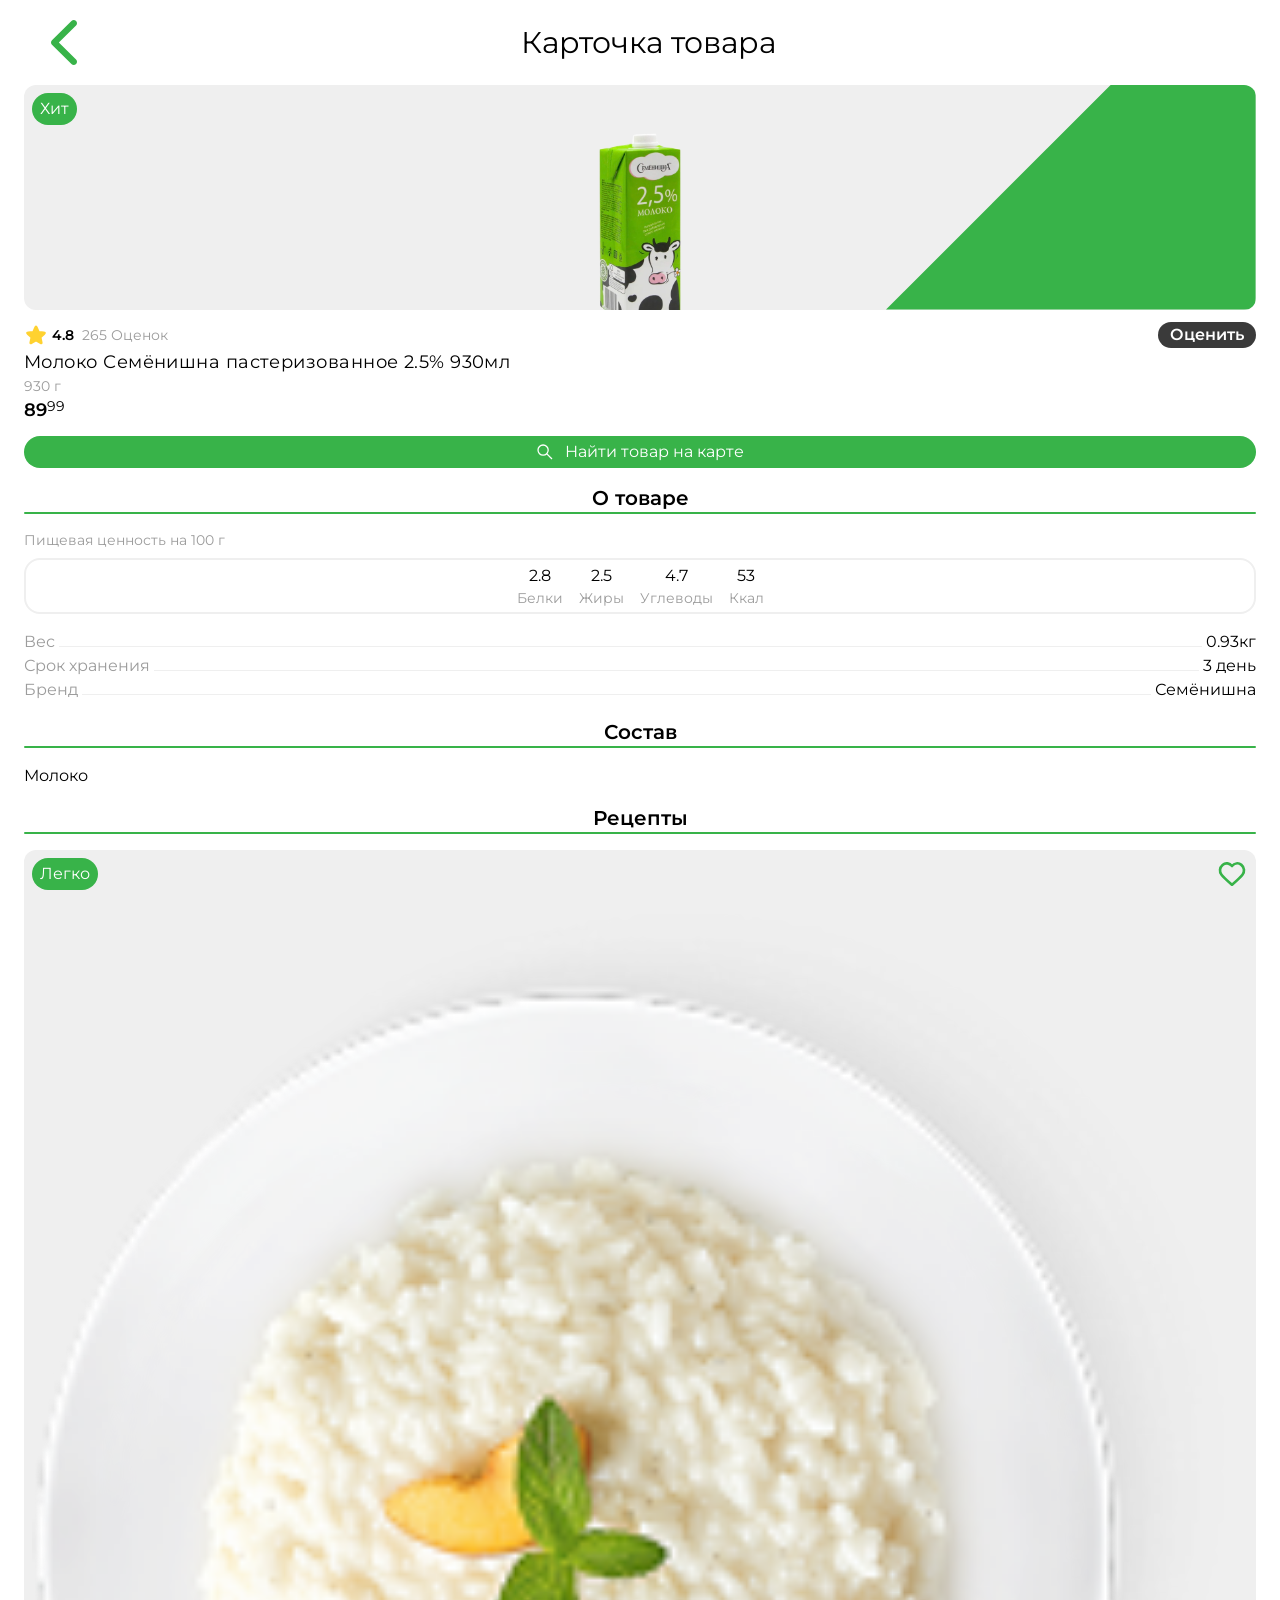
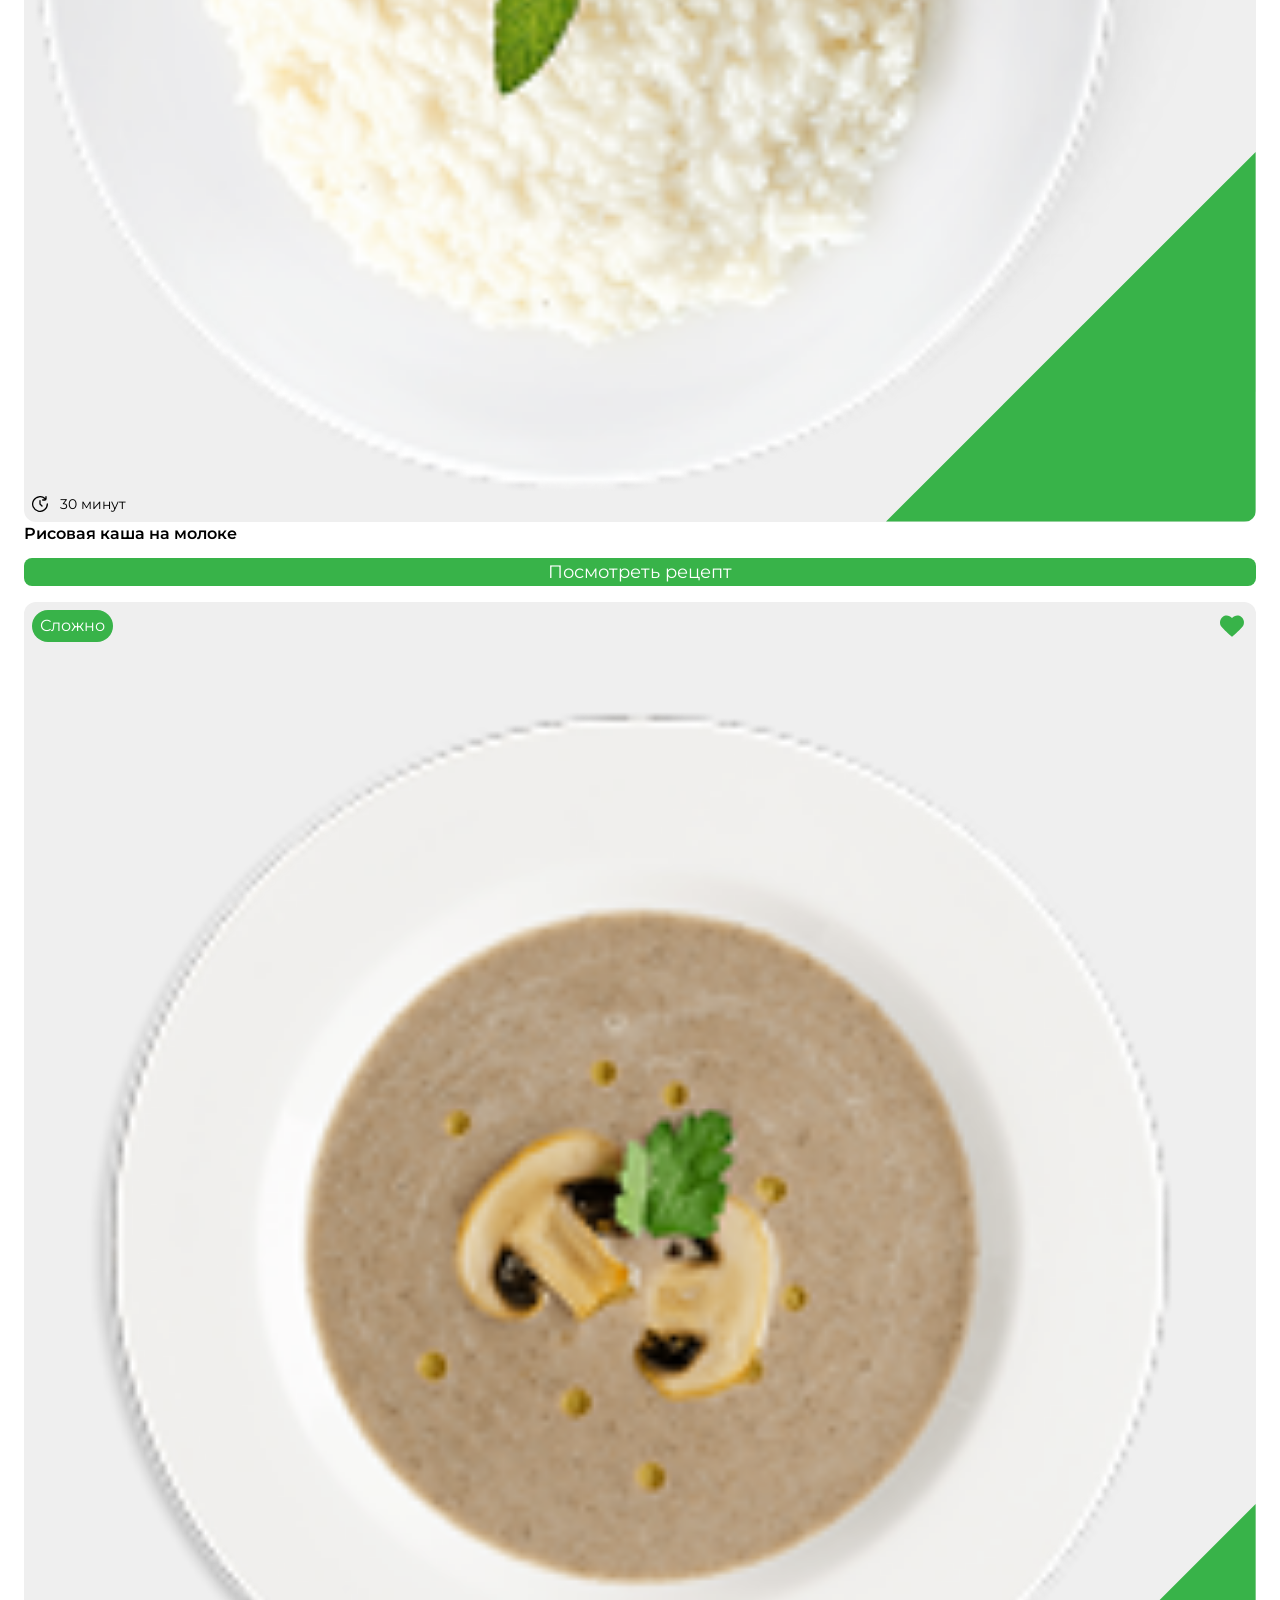
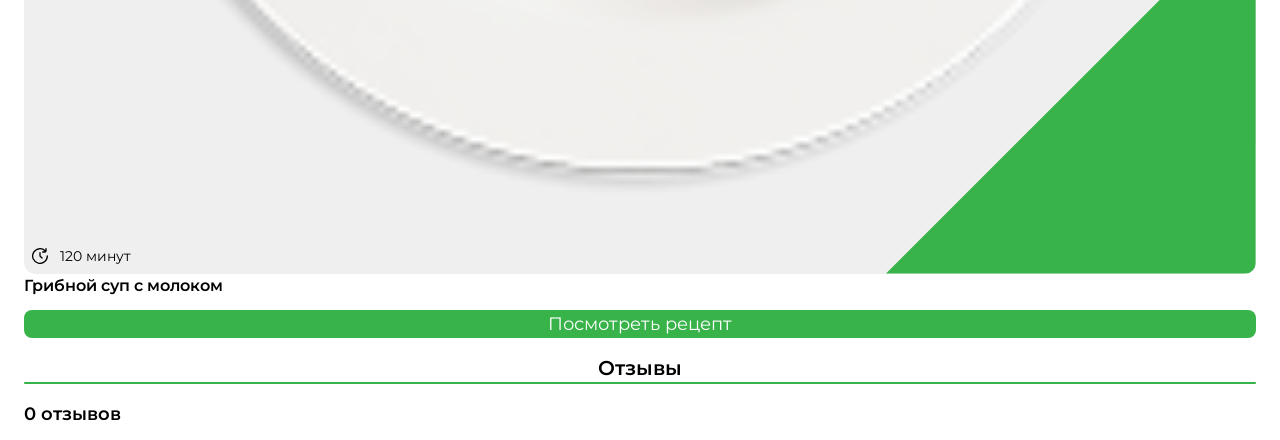
<file: product/1.html>
<!doctype html>
<html lang="en">
	<head>
		<meta charset="utf-8" />
		<meta name="viewport" content="width=device-width, initial-scale=1" />
		
		<link href="../app/immutable/assets/0.DSRAHia3.css" rel="stylesheet">
		<link rel="modulepreload" href="../app/immutable/entry/start.DzKjipKg.js">
		<link rel="modulepreload" href="../app/immutable/chunks/DUASHceh.js">
		<link rel="modulepreload" href="../app/immutable/chunks/B1O2VCqk.js">
		<link rel="modulepreload" href="../app/immutable/chunks/DIeogL5L.js">
		<link rel="modulepreload" href="../app/immutable/chunks/CD4Y02p_.js">
		<link rel="modulepreload" href="../app/immutable/entry/app.B3Zcg9X1.js">
		<link rel="modulepreload" href="../app/immutable/chunks/DNfE4UTU.js">
		<link rel="modulepreload" href="../app/immutable/chunks/DsuvmyvR.js">
		<link rel="modulepreload" href="../app/immutable/chunks/CbPvZiUK.js">
		<link rel="modulepreload" href="../app/immutable/chunks/DsnmJJEf.js">
		<link rel="modulepreload" href="../app/immutable/chunks/B4DQvY8J.js">
		<link rel="modulepreload" href="../app/immutable/chunks/BK2WpfL0.js">
		<link rel="modulepreload" href="../app/immutable/nodes/0.Bt8qOAk0.js">
		<link rel="modulepreload" href="../app/immutable/chunks/D9zexQcz.js">
		<link rel="modulepreload" href="../app/immutable/chunks/DSNQs1mI.js">
		<link rel="modulepreload" href="../app/immutable/chunks/69_IOA4Y.js">
		<link rel="modulepreload" href="../app/immutable/chunks/Ce1_xS5o.js">
		<link rel="modulepreload" href="../app/immutable/nodes/6.DJl4cm3a.js">
		<link rel="modulepreload" href="../app/immutable/chunks/A86AnP8Z.js">
		<link rel="modulepreload" href="../app/immutable/chunks/zIFg5_xU.js">
		<link rel="modulepreload" href="../app/immutable/chunks/CJXQkDRU.js"><!--12qhfyh--><link rel="icon" href="data:image/svg+xml,%3csvg%20xmlns='http://www.w3.org/2000/svg'%20width='107'%20height='128'%20viewBox='0%200%20107%20128'%3e%3ctitle%3esvelte-logo%3c/title%3e%3cpath%20d='M94.157%2022.819c-10.4-14.885-30.94-19.297-45.792-9.835L22.282%2029.608A29.92%2029.92%200%200%200%208.764%2049.65a31.5%2031.5%200%200%200%203.108%2020.231%2030%2030%200%200%200-4.477%2011.183%2031.9%2031.9%200%200%200%205.448%2024.116c10.402%2014.887%2030.942%2019.297%2045.791%209.835l26.083-16.624A29.92%2029.92%200%200%200%2098.235%2078.35a31.53%2031.53%200%200%200-3.105-20.232%2030%2030%200%200%200%204.474-11.182%2031.88%2031.88%200%200%200-5.447-24.116'%20style='fill:%23ff3e00'/%3e%3cpath%20d='M45.817%20106.582a20.72%2020.72%200%200%201-22.237-8.243%2019.17%2019.17%200%200%201-3.277-14.503%2018%2018%200%200%201%20.624-2.435l.49-1.498%201.337.981a33.6%2033.6%200%200%200%2010.203%205.098l.97.294-.09.968a5.85%205.85%200%200%200%201.052%203.878%206.24%206.24%200%200%200%206.695%202.485%205.8%205.8%200%200%200%201.603-.704L69.27%2076.28a5.43%205.43%200%200%200%202.45-3.631%205.8%205.8%200%200%200-.987-4.371%206.24%206.24%200%200%200-6.698-2.487%205.7%205.7%200%200%200-1.6.704l-9.953%206.345a19%2019%200%200%201-5.296%202.326%2020.72%2020.72%200%200%201-22.237-8.243%2019.17%2019.17%200%200%201-3.277-14.502%2017.99%2017.99%200%200%201%208.13-12.052l26.081-16.623a19%2019%200%200%201%205.3-2.329%2020.72%2020.72%200%200%201%2022.237%208.243%2019.17%2019.17%200%200%201%203.277%2014.503%2018%2018%200%200%201-.624%202.435l-.49%201.498-1.337-.98a33.6%2033.6%200%200%200-10.203-5.1l-.97-.294.09-.968a5.86%205.86%200%200%200-1.052-3.878%206.24%206.24%200%200%200-6.696-2.485%205.8%205.8%200%200%200-1.602.704L37.73%2051.72a5.42%205.42%200%200%200-2.449%203.63%205.79%205.79%200%200%200%20.986%204.372%206.24%206.24%200%200%200%206.698%202.486%205.8%205.8%200%200%200%201.602-.704l9.952-6.342a19%2019%200%200%201%205.295-2.328%2020.72%2020.72%200%200%201%2022.237%208.242%2019.17%2019.17%200%200%201%203.277%2014.503%2018%2018%200%200%201-8.13%2012.053l-26.081%2016.622a19%2019%200%200%201-5.3%202.328'%20style='fill:%23fff'/%3e%3c/svg%3e"/><!---->
	</head>
	<body data-sveltekit-preload-data="hover">
		<div style="display: contents"><!--[--><!--[--><!----><header class="flex h-[5%] justify-between items-center px-[4%] py-5"><div class="flex items-center gap-4 w-4"><button><svg width="26" height="45" viewBox="0 0 26 45" xmlns="http://www.w3.org/2000/svg" class="fill-accent"><path d="M26 3.21428C26 2.36049 25.6572 1.54436 25.0479 0.941685C23.7783 -0.313895 21.7217 -0.313895 20.4521 0.941685L0.95215 20.2274C0.342775 20.8301 0 21.6462 0 22.5C0 23.3538 0.342775 24.1699 0.95215 24.7726L20.4521 44.0583C21.7217 45.3139 23.7783 45.3139 25.0479 44.0583C25.6572 43.4556 26 42.6395 26 41.7857C26 40.9319 25.6572 40.1158 25.0479 39.5131L7.8457 22.5L25.0479 5.48688C25.6572 4.88421 26 4.06808 26 3.21428Z"></path></svg><!----></button></div> <div><h1 class="text-3xl"><!--[-->Карточка товара<!--]--></h1></div> <div></div></header> <!----><div class="px-6"><div class="h-[25vh] w-full min-h-48"><div class="relative flex flex-col bg-background w-full h-full rounded-xl overflow-hidden p-2 min-h-48"><div class="flex justify-between items-center"><!--[--><div class="bg-accent py-1 px-2 rounded-3xl text-white"><p>Хит</p></div><!--]--> <div class="w-8 fill-none stroke-accent"><svg viewBox="0 0 24 24" xmlns="http://www.w3.org/2000/svg"><path fill-rule="evenodd" clip-rule="evenodd" d="M12 6.00019C10.2006 3.90317 7.19377 3.2551 4.93923 5.17534C2.68468 7.09558 2.36727 10.3061 4.13778 12.5772C5.60984 14.4654 10.0648 18.4479 11.5249 19.7369C11.6882 19.8811 11.7699 19.9532 11.8652 19.9815C11.9483 20.0062 12.0393 20.0062 12.1225 19.9815C12.2178 19.9532 12.2994 19.8811 12.4628 19.7369C13.9229 18.4479 18.3778 14.4654 19.8499 12.5772C21.6204 10.3061 21.3417 7.07538 19.0484 5.17534C16.7551 3.2753 13.7994 3.90317 12 6.00019Z" stroke-width="2" stroke-linecap="round" stroke-linejoin="round"></path></svg><!----></div></div> <img src="/app/immutable/assets/milk2.FXyqvTrQ.png" class="h-full object-contain" alt="Молоко Семёнишна пастеризованное 2.5% 930мл"/> <div class="absolute fill-accent w-[30%] bottom-0 right-0"><svg viewBox="0 0 1 1"><polygon points="0,1 1,0 1,1"></polygon></svg></div><!----></div><!----></div> <div class="flex justify-between items-center mt-3"><div class="flex gap-2 items-center"><div class="flex items-center gap-1"><div class="fill-amber-300 stroke-amber-300 h-[1.5rem] aspect-square"><svg viewBox="0 0 24 24" xmlns="http://www.w3.org/2000/svg"><path d="M11.2691 4.41115C11.5006 3.89177 11.6164 3.63208 11.7776 3.55211C11.9176 3.48263 12.082 3.48263 12.222 3.55211C12.3832 3.63208 12.499 3.89177 12.7305 4.41115L14.5745 8.54808C14.643 8.70162 14.6772 8.77839 14.7302 8.83718C14.777 8.8892 14.8343 8.93081 14.8982 8.95929C14.9705 8.99149 15.0541 9.00031 15.2213 9.01795L19.7256 9.49336C20.2911 9.55304 20.5738 9.58288 20.6997 9.71147C20.809 9.82316 20.8598 9.97956 20.837 10.1342C20.8108 10.3122 20.5996 10.5025 20.1772 10.8832L16.8125 13.9154C16.6877 14.0279 16.6252 14.0842 16.5857 14.1527C16.5507 14.2134 16.5288 14.2807 16.5215 14.3503C16.5132 14.429 16.5306 14.5112 16.5655 14.6757L17.5053 19.1064C17.6233 19.6627 17.6823 19.9408 17.5989 20.1002C17.5264 20.2388 17.3934 20.3354 17.2393 20.3615C17.0619 20.3915 16.8156 20.2495 16.323 19.9654L12.3995 17.7024C12.2539 17.6184 12.1811 17.5765 12.1037 17.56C12.0352 17.5455 11.9644 17.5455 11.8959 17.56C11.8185 17.5765 11.7457 17.6184 11.6001 17.7024L7.67662 19.9654C7.18404 20.2495 6.93775 20.3915 6.76034 20.3615C6.60623 20.3354 6.47319 20.2388 6.40075 20.1002C6.31736 19.9408 6.37635 19.6627 6.49434 19.1064L7.4341 14.6757C7.46898 14.5112 7.48642 14.429 7.47814 14.3503C7.47081 14.2807 7.44894 14.2134 7.41394 14.1527C7.37439 14.0842 7.31195 14.0279 7.18708 13.9154L3.82246 10.8832C3.40005 10.5025 3.18884 10.3122 3.16258 10.1342C3.13978 9.97956 3.19059 9.82316 3.29993 9.71147C3.42581 9.58288 3.70856 9.55304 4.27406 9.49336L8.77835 9.01795C8.94553 9.00031 9.02911 8.99149 9.10139 8.95929C9.16534 8.93081 9.2226 8.8892 9.26946 8.83718C9.32241 8.77839 9.35663 8.70162 9.42508 8.54808L11.2691 4.41115Z" stroke-width="2" stroke-linecap="round" stroke-linejoin="round"></path></svg><!----></div> <p class="font-semibold text-sm">4.8</p></div> <p class="text-secondary text-sm">265 Оценок</p></div> <div class="bg-secondary-200 text-white py-px rounded-2xl px-3 font-semibold">Оценить</div></div> <div><h1 class="text-lg tracking-wide">Молоко Семёнишна пастеризованное 2.5% 930мл</h1> <p class="text-secondary text-sm">930 г</p> <div class="flex"><p class="font-semibold text-lg self-baseline-last">89</p> <p class="text-sm">99</p></div> <div class="px-12 py-2 h-8 text-center rounded-2xl text-white bg-accent mt-3"><a href="/map/0" class="h-full w-full"><div class="flex h-full w-full items-center justify-center"><svg viewBox="0 0 24 24" id="Layer_1" data-name="Layer 1" xmlns="http://www.w3.org/2000/svg" class="h-full stroke-white mr-3"><defs><style>.cls-1{fill:none;stroke-miterlimit:10;stroke-width:1.91px;}</style></defs><circle class="cls-1" cx="9.14" cy="9.14" r="7.64"></circle><line class="cls-1" x1="22.5" y1="22.5" x2="14.39" y2="14.39"></line></svg><!----> <p>Найти товар на карте</p></div></a></div></div> <div><h1 class="text-center mt-4 font-semibold text-xl">О товаре</h1> <div class="h-0.5 bg-accent w-full rounded-3xl mb-4"></div> <h1 class="text-sm mb-2 text-secondary">Пищевая ценность на 100 г</h1> <div class="flex border-2 border-background rounded-2xl justify-center p-1 gap-4 mb-4"><div class="text-center"><h1>2.8</h1> <p class="text-sm text-secondary">Белки</p></div><!----> <div class="text-center"><h1>2.5</h1> <p class="text-sm text-secondary">Жиры</p></div><!----> <div class="text-center"><h1>4.7</h1> <p class="text-sm text-secondary">Углеводы</p></div><!----> <div class="text-center"><h1>53</h1> <p class="text-sm text-secondary">Ккал</p></div><!----></div> <div><div class="flex items-baseline"><p class="shrink-0 text-secondary">Вес</p> <div class="h-px w-full bg-background mx-1"></div> <p class="shrink-0">0.93кг</p></div><!----> <div class="flex items-baseline"><p class="shrink-0 text-secondary">Срок хранения</p> <div class="h-px w-full bg-background mx-1"></div> <p class="shrink-0">3 день</p></div><!----> <div class="flex items-baseline"><p class="shrink-0 text-secondary">Бренд</p> <div class="h-px w-full bg-background mx-1"></div> <p class="shrink-0">Семёнишна</p></div><!----></div><!----></div><!----> <div><h1 class="text-center mt-4 font-semibold text-xl">Состав</h1> <div class="h-0.5 bg-accent w-full rounded-3xl mb-4"></div> <div>Молоко</div><!----></div><!----> <div><h1 class="text-center mt-4 font-semibold text-xl">Рецепты</h1> <div class="h-0.5 bg-accent w-full rounded-3xl mb-4"></div> <!--[--><div class="min-h-64"><div class="w-full mt-4"><a href="/recipe/0"><div class="relative flex flex-col bg-background w-full h-full rounded-xl overflow-hidden p-2 min-h-48"><div class="flex justify-between items-center"><!--[--><div class="bg-accent py-1 px-2 rounded-3xl text-white"><p>Легко</p></div><!--]--> <div class="w-8 fill-none stroke-accent"><svg viewBox="0 0 24 24" xmlns="http://www.w3.org/2000/svg"><path fill-rule="evenodd" clip-rule="evenodd" d="M12 6.00019C10.2006 3.90317 7.19377 3.2551 4.93923 5.17534C2.68468 7.09558 2.36727 10.3061 4.13778 12.5772C5.60984 14.4654 10.0648 18.4479 11.5249 19.7369C11.6882 19.8811 11.7699 19.9532 11.8652 19.9815C11.9483 20.0062 12.0393 20.0062 12.1225 19.9815C12.2178 19.9532 12.2994 19.8811 12.4628 19.7369C13.9229 18.4479 18.3778 14.4654 19.8499 12.5772C21.6204 10.3061 21.3417 7.07538 19.0484 5.17534C16.7551 3.2753 13.7994 3.90317 12 6.00019Z" stroke-width="2" stroke-linecap="round" stroke-linejoin="round"></path></svg><!----></div></div> <img src="/app/immutable/assets/recipe1.mBclM4GK.png" class="h-full object-contain" alt="Рисовая каша на молоке"/> <div class="absolute fill-accent w-[30%] bottom-0 right-0"><svg viewBox="0 0 1 1"><polygon points="0,1 1,0 1,1"></polygon></svg></div><!----> <div class="flex items-center gap-3"><div class="w-4"><svg viewBox="0 0 24 24" id="Layer_1" data-name="Layer 1" xmlns="http://www.w3.org/2000/svg"><path d="M23,11a1,1,0,0,0-1,1,10.034,10.034,0,1,1-2.9-7.021A.862.862,0,0,1,19,5H16a1,1,0,0,0,0,2h3a3,3,0,0,0,3-3V1a1,1,0,0,0-2,0V3.065A11.994,11.994,0,1,0,24,12,1,1,0,0,0,23,11Z M12,6a1,1,0,0,0-1,1v5a1,1,0,0,0,.293.707l3,3a1,1,0,0,0,1.414-1.414L13,11.586V7A1,1,0,0,0,12,6Z"></path></svg><!----></div> <p class="text-sm">30 минут</p></div></div><!----></a></div> <h1 class="font-semibold mb-3">Рисовая каша на молоке</h1> <div class="w-full bg-accent text-center rounded-lg text-white text-lg"><a href="/recipe/0">Посмотреть рецепт</a></div></div><div class="min-h-64"><div class="w-full mt-4"><a href="/recipe/1"><div class="relative flex flex-col bg-background w-full h-full rounded-xl overflow-hidden p-2 min-h-48"><div class="flex justify-between items-center"><!--[--><div class="bg-accent py-1 px-2 rounded-3xl text-white"><p>Сложно</p></div><!--]--> <div class="w-8 fill-accent"><svg viewBox="0 0 24 24" xmlns="http://www.w3.org/2000/svg"><path fill-rule="evenodd" clip-rule="evenodd" d="M12 6.00019C10.2006 3.90317 7.19377 3.2551 4.93923 5.17534C2.68468 7.09558 2.36727 10.3061 4.13778 12.5772C5.60984 14.4654 10.0648 18.4479 11.5249 19.7369C11.6882 19.8811 11.7699 19.9532 11.8652 19.9815C11.9483 20.0062 12.0393 20.0062 12.1225 19.9815C12.2178 19.9532 12.2994 19.8811 12.4628 19.7369C13.9229 18.4479 18.3778 14.4654 19.8499 12.5772C21.6204 10.3061 21.3417 7.07538 19.0484 5.17534C16.7551 3.2753 13.7994 3.90317 12 6.00019Z" stroke-width="2" stroke-linecap="round" stroke-linejoin="round"></path></svg><!----></div></div> <img src="/app/immutable/assets/recipe2.Cy1CJsi2.png" class="h-full object-contain" alt="Грибной суп с молоком"/> <div class="absolute fill-accent w-[30%] bottom-0 right-0"><svg viewBox="0 0 1 1"><polygon points="0,1 1,0 1,1"></polygon></svg></div><!----> <div class="flex items-center gap-3"><div class="w-4"><svg viewBox="0 0 24 24" id="Layer_1" data-name="Layer 1" xmlns="http://www.w3.org/2000/svg"><path d="M23,11a1,1,0,0,0-1,1,10.034,10.034,0,1,1-2.9-7.021A.862.862,0,0,1,19,5H16a1,1,0,0,0,0,2h3a3,3,0,0,0,3-3V1a1,1,0,0,0-2,0V3.065A11.994,11.994,0,1,0,24,12,1,1,0,0,0,23,11Z M12,6a1,1,0,0,0-1,1v5a1,1,0,0,0,.293.707l3,3a1,1,0,0,0,1.414-1.414L13,11.586V7A1,1,0,0,0,12,6Z"></path></svg><!----></div> <p class="text-sm">120 минут</p></div></div><!----></a></div> <h1 class="font-semibold mb-3">Грибной суп с молоком</h1> <div class="w-full bg-accent text-center rounded-lg text-white text-lg"><a href="/recipe/1">Посмотреть рецепт</a></div></div><!--]--><!----></div><!----> <div><h1 class="text-center mt-4 font-semibold text-xl">Отзывы</h1> <div class="h-0.5 bg-accent w-full rounded-3xl mb-4"></div> <div><p class="font-semibold my-3 text-lg">0 отзывов</p></div> <!--[--><!--]--><!----></div><!----></div><!----><!----><!----><!--]--> <!--[!--><!--]--><!--]-->
			
			<script>
				{
					__sveltekit_8lurg8 = {
						base: new URL("..", location).pathname.slice(0, -1)
					};

					const element = document.currentScript.parentElement;

					Promise.all([
						import("../app/immutable/entry/start.DzKjipKg.js"),
						import("../app/immutable/entry/app.B3Zcg9X1.js")
					]).then(([kit, app]) => {
						kit.start(app, element, {
							node_ids: [0, 6],
							data: [null,null],
							form: null,
							error: null
						});
					});
				}
			</script>
		</div>
	</body>
</html>
</file>
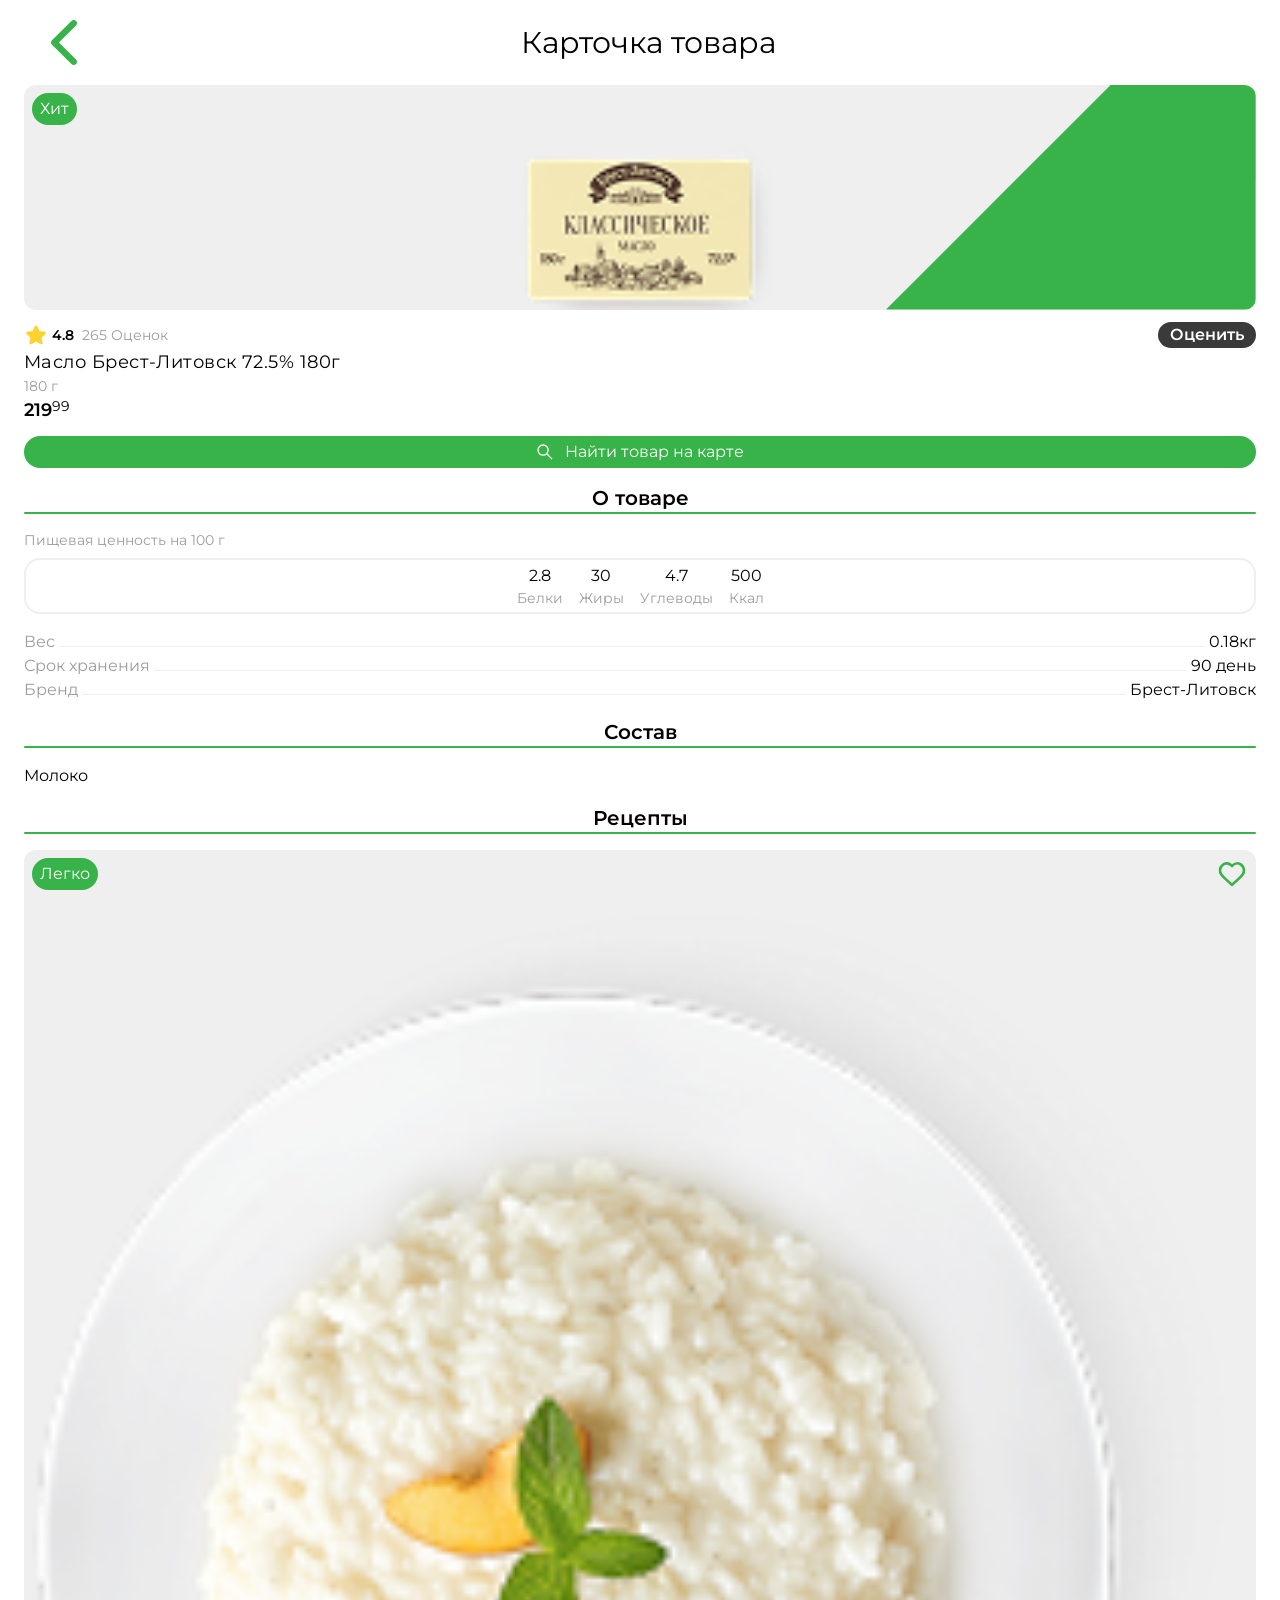
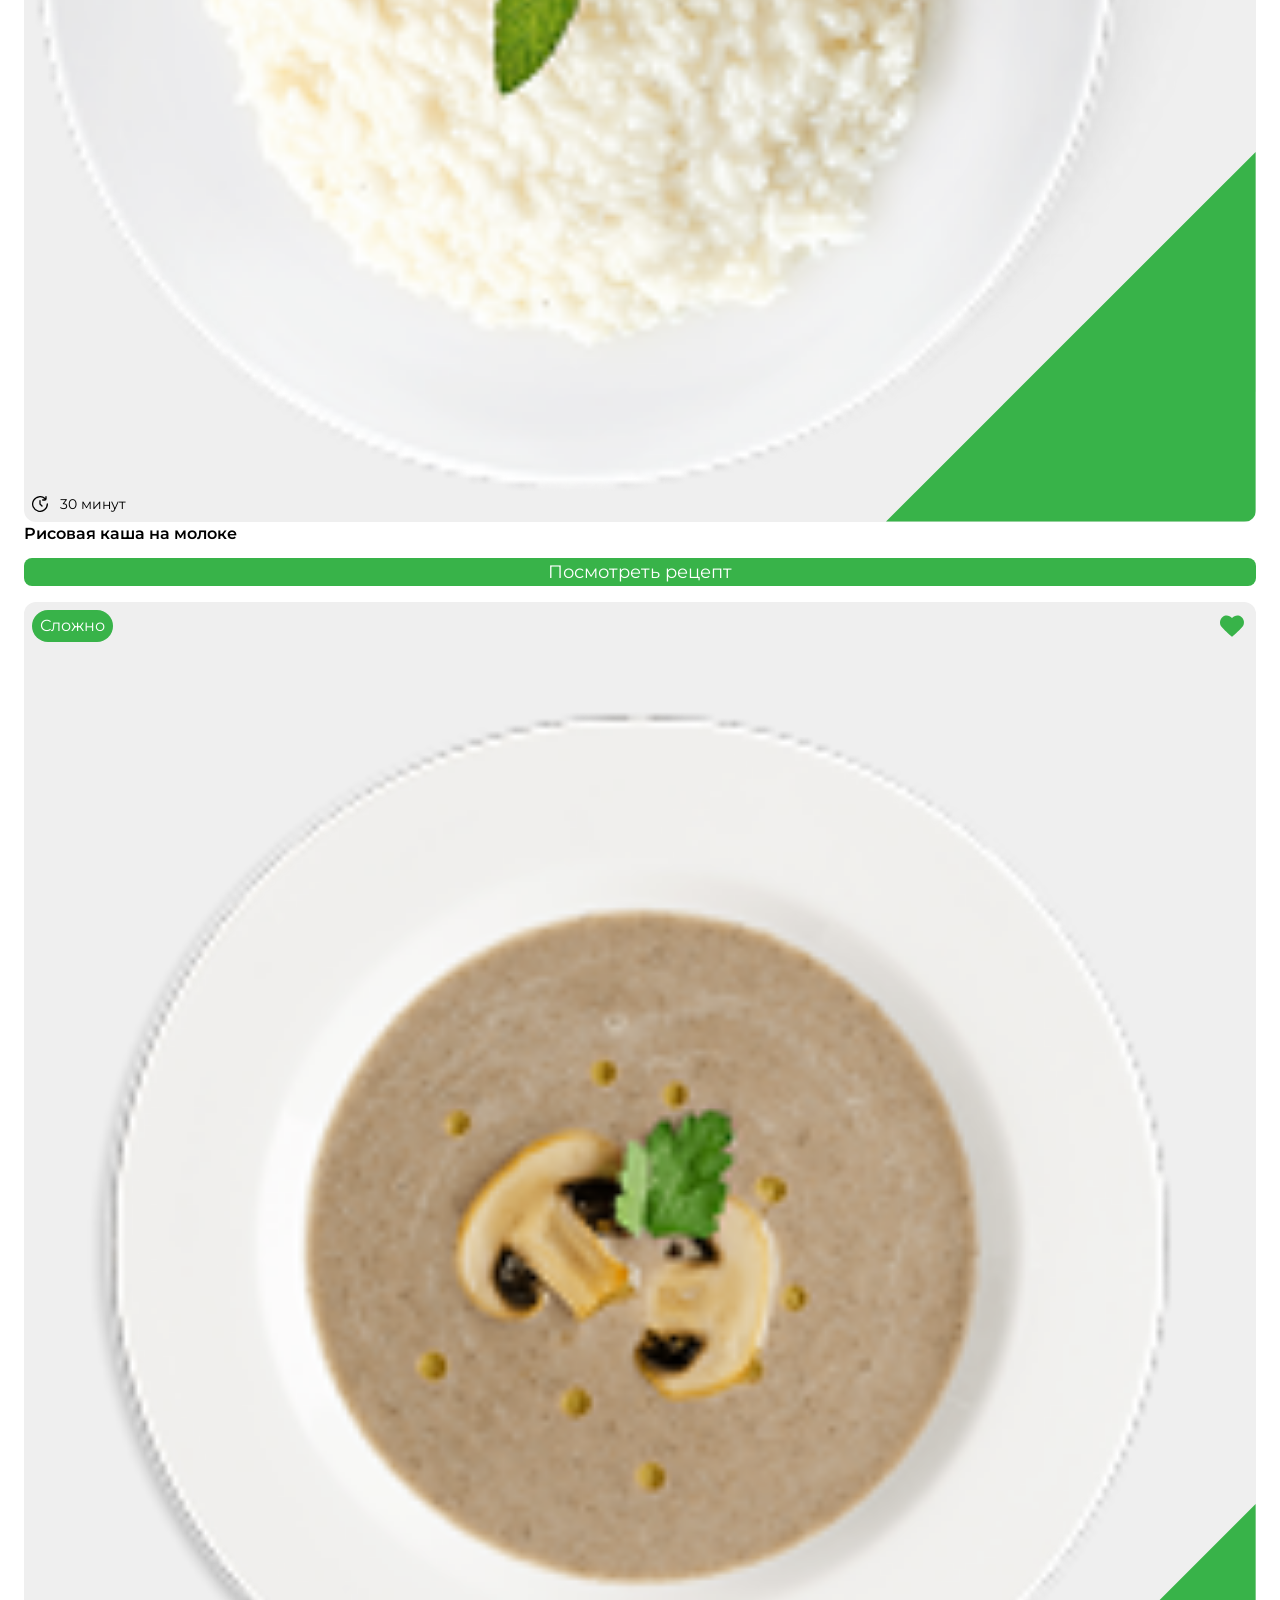
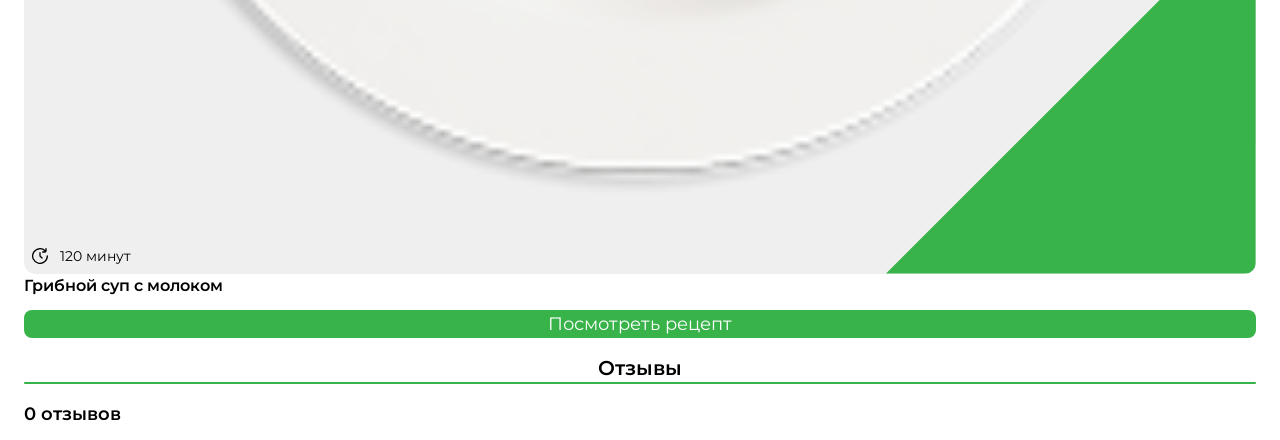
<file: product/2.html>
<!doctype html>
<html lang="en">
	<head>
		<meta charset="utf-8" />
		<meta name="viewport" content="width=device-width, initial-scale=1" />
		
		<link href="../app/immutable/assets/0.DSRAHia3.css" rel="stylesheet">
		<link rel="modulepreload" href="../app/immutable/entry/start.DzKjipKg.js">
		<link rel="modulepreload" href="../app/immutable/chunks/DUASHceh.js">
		<link rel="modulepreload" href="../app/immutable/chunks/B1O2VCqk.js">
		<link rel="modulepreload" href="../app/immutable/chunks/DIeogL5L.js">
		<link rel="modulepreload" href="../app/immutable/chunks/CD4Y02p_.js">
		<link rel="modulepreload" href="../app/immutable/entry/app.B3Zcg9X1.js">
		<link rel="modulepreload" href="../app/immutable/chunks/DNfE4UTU.js">
		<link rel="modulepreload" href="../app/immutable/chunks/DsuvmyvR.js">
		<link rel="modulepreload" href="../app/immutable/chunks/CbPvZiUK.js">
		<link rel="modulepreload" href="../app/immutable/chunks/DsnmJJEf.js">
		<link rel="modulepreload" href="../app/immutable/chunks/B4DQvY8J.js">
		<link rel="modulepreload" href="../app/immutable/chunks/BK2WpfL0.js">
		<link rel="modulepreload" href="../app/immutable/nodes/0.Bt8qOAk0.js">
		<link rel="modulepreload" href="../app/immutable/chunks/D9zexQcz.js">
		<link rel="modulepreload" href="../app/immutable/chunks/DSNQs1mI.js">
		<link rel="modulepreload" href="../app/immutable/chunks/69_IOA4Y.js">
		<link rel="modulepreload" href="../app/immutable/chunks/Ce1_xS5o.js">
		<link rel="modulepreload" href="../app/immutable/nodes/6.DJl4cm3a.js">
		<link rel="modulepreload" href="../app/immutable/chunks/A86AnP8Z.js">
		<link rel="modulepreload" href="../app/immutable/chunks/zIFg5_xU.js">
		<link rel="modulepreload" href="../app/immutable/chunks/CJXQkDRU.js"><!--12qhfyh--><link rel="icon" href="data:image/svg+xml,%3csvg%20xmlns='http://www.w3.org/2000/svg'%20width='107'%20height='128'%20viewBox='0%200%20107%20128'%3e%3ctitle%3esvelte-logo%3c/title%3e%3cpath%20d='M94.157%2022.819c-10.4-14.885-30.94-19.297-45.792-9.835L22.282%2029.608A29.92%2029.92%200%200%200%208.764%2049.65a31.5%2031.5%200%200%200%203.108%2020.231%2030%2030%200%200%200-4.477%2011.183%2031.9%2031.9%200%200%200%205.448%2024.116c10.402%2014.887%2030.942%2019.297%2045.791%209.835l26.083-16.624A29.92%2029.92%200%200%200%2098.235%2078.35a31.53%2031.53%200%200%200-3.105-20.232%2030%2030%200%200%200%204.474-11.182%2031.88%2031.88%200%200%200-5.447-24.116'%20style='fill:%23ff3e00'/%3e%3cpath%20d='M45.817%20106.582a20.72%2020.72%200%200%201-22.237-8.243%2019.17%2019.17%200%200%201-3.277-14.503%2018%2018%200%200%201%20.624-2.435l.49-1.498%201.337.981a33.6%2033.6%200%200%200%2010.203%205.098l.97.294-.09.968a5.85%205.85%200%200%200%201.052%203.878%206.24%206.24%200%200%200%206.695%202.485%205.8%205.8%200%200%200%201.603-.704L69.27%2076.28a5.43%205.43%200%200%200%202.45-3.631%205.8%205.8%200%200%200-.987-4.371%206.24%206.24%200%200%200-6.698-2.487%205.7%205.7%200%200%200-1.6.704l-9.953%206.345a19%2019%200%200%201-5.296%202.326%2020.72%2020.72%200%200%201-22.237-8.243%2019.17%2019.17%200%200%201-3.277-14.502%2017.99%2017.99%200%200%201%208.13-12.052l26.081-16.623a19%2019%200%200%201%205.3-2.329%2020.72%2020.72%200%200%201%2022.237%208.243%2019.17%2019.17%200%200%201%203.277%2014.503%2018%2018%200%200%201-.624%202.435l-.49%201.498-1.337-.98a33.6%2033.6%200%200%200-10.203-5.1l-.97-.294.09-.968a5.86%205.86%200%200%200-1.052-3.878%206.24%206.24%200%200%200-6.696-2.485%205.8%205.8%200%200%200-1.602.704L37.73%2051.72a5.42%205.42%200%200%200-2.449%203.63%205.79%205.79%200%200%200%20.986%204.372%206.24%206.24%200%200%200%206.698%202.486%205.8%205.8%200%200%200%201.602-.704l9.952-6.342a19%2019%200%200%201%205.295-2.328%2020.72%2020.72%200%200%201%2022.237%208.242%2019.17%2019.17%200%200%201%203.277%2014.503%2018%2018%200%200%201-8.13%2012.053l-26.081%2016.622a19%2019%200%200%201-5.3%202.328'%20style='fill:%23fff'/%3e%3c/svg%3e"/><!---->
	</head>
	<body data-sveltekit-preload-data="hover">
		<div style="display: contents"><!--[--><!--[--><!----><header class="flex h-[5%] justify-between items-center px-[4%] py-5"><div class="flex items-center gap-4 w-4"><button><svg width="26" height="45" viewBox="0 0 26 45" xmlns="http://www.w3.org/2000/svg" class="fill-accent"><path d="M26 3.21428C26 2.36049 25.6572 1.54436 25.0479 0.941685C23.7783 -0.313895 21.7217 -0.313895 20.4521 0.941685L0.95215 20.2274C0.342775 20.8301 0 21.6462 0 22.5C0 23.3538 0.342775 24.1699 0.95215 24.7726L20.4521 44.0583C21.7217 45.3139 23.7783 45.3139 25.0479 44.0583C25.6572 43.4556 26 42.6395 26 41.7857C26 40.9319 25.6572 40.1158 25.0479 39.5131L7.8457 22.5L25.0479 5.48688C25.6572 4.88421 26 4.06808 26 3.21428Z"></path></svg><!----></button></div> <div><h1 class="text-3xl"><!--[-->Карточка товара<!--]--></h1></div> <div></div></header> <!----><div class="px-6"><div class="h-[25vh] w-full min-h-48"><div class="relative flex flex-col bg-background w-full h-full rounded-xl overflow-hidden p-2 min-h-48"><div class="flex justify-between items-center"><!--[--><div class="bg-accent py-1 px-2 rounded-3xl text-white"><p>Хит</p></div><!--]--> <div class="w-8 fill-none stroke-accent"><svg viewBox="0 0 24 24" xmlns="http://www.w3.org/2000/svg"><path fill-rule="evenodd" clip-rule="evenodd" d="M12 6.00019C10.2006 3.90317 7.19377 3.2551 4.93923 5.17534C2.68468 7.09558 2.36727 10.3061 4.13778 12.5772C5.60984 14.4654 10.0648 18.4479 11.5249 19.7369C11.6882 19.8811 11.7699 19.9532 11.8652 19.9815C11.9483 20.0062 12.0393 20.0062 12.1225 19.9815C12.2178 19.9532 12.2994 19.8811 12.4628 19.7369C13.9229 18.4479 18.3778 14.4654 19.8499 12.5772C21.6204 10.3061 21.3417 7.07538 19.0484 5.17534C16.7551 3.2753 13.7994 3.90317 12 6.00019Z" stroke-width="2" stroke-linecap="round" stroke-linejoin="round"></path></svg><!----></div></div> <img src="/app/immutable/assets/butter1.BP2NlPi5.png" class="h-full object-contain" alt="Масло Брест-Литовск 72.5% 180г"/> <div class="absolute fill-accent w-[30%] bottom-0 right-0"><svg viewBox="0 0 1 1"><polygon points="0,1 1,0 1,1"></polygon></svg></div><!----></div><!----></div> <div class="flex justify-between items-center mt-3"><div class="flex gap-2 items-center"><div class="flex items-center gap-1"><div class="fill-amber-300 stroke-amber-300 h-[1.5rem] aspect-square"><svg viewBox="0 0 24 24" xmlns="http://www.w3.org/2000/svg"><path d="M11.2691 4.41115C11.5006 3.89177 11.6164 3.63208 11.7776 3.55211C11.9176 3.48263 12.082 3.48263 12.222 3.55211C12.3832 3.63208 12.499 3.89177 12.7305 4.41115L14.5745 8.54808C14.643 8.70162 14.6772 8.77839 14.7302 8.83718C14.777 8.8892 14.8343 8.93081 14.8982 8.95929C14.9705 8.99149 15.0541 9.00031 15.2213 9.01795L19.7256 9.49336C20.2911 9.55304 20.5738 9.58288 20.6997 9.71147C20.809 9.82316 20.8598 9.97956 20.837 10.1342C20.8108 10.3122 20.5996 10.5025 20.1772 10.8832L16.8125 13.9154C16.6877 14.0279 16.6252 14.0842 16.5857 14.1527C16.5507 14.2134 16.5288 14.2807 16.5215 14.3503C16.5132 14.429 16.5306 14.5112 16.5655 14.6757L17.5053 19.1064C17.6233 19.6627 17.6823 19.9408 17.5989 20.1002C17.5264 20.2388 17.3934 20.3354 17.2393 20.3615C17.0619 20.3915 16.8156 20.2495 16.323 19.9654L12.3995 17.7024C12.2539 17.6184 12.1811 17.5765 12.1037 17.56C12.0352 17.5455 11.9644 17.5455 11.8959 17.56C11.8185 17.5765 11.7457 17.6184 11.6001 17.7024L7.67662 19.9654C7.18404 20.2495 6.93775 20.3915 6.76034 20.3615C6.60623 20.3354 6.47319 20.2388 6.40075 20.1002C6.31736 19.9408 6.37635 19.6627 6.49434 19.1064L7.4341 14.6757C7.46898 14.5112 7.48642 14.429 7.47814 14.3503C7.47081 14.2807 7.44894 14.2134 7.41394 14.1527C7.37439 14.0842 7.31195 14.0279 7.18708 13.9154L3.82246 10.8832C3.40005 10.5025 3.18884 10.3122 3.16258 10.1342C3.13978 9.97956 3.19059 9.82316 3.29993 9.71147C3.42581 9.58288 3.70856 9.55304 4.27406 9.49336L8.77835 9.01795C8.94553 9.00031 9.02911 8.99149 9.10139 8.95929C9.16534 8.93081 9.2226 8.8892 9.26946 8.83718C9.32241 8.77839 9.35663 8.70162 9.42508 8.54808L11.2691 4.41115Z" stroke-width="2" stroke-linecap="round" stroke-linejoin="round"></path></svg><!----></div> <p class="font-semibold text-sm">4.8</p></div> <p class="text-secondary text-sm">265 Оценок</p></div> <div class="bg-secondary-200 text-white py-px rounded-2xl px-3 font-semibold">Оценить</div></div> <div><h1 class="text-lg tracking-wide">Масло Брест-Литовск 72.5% 180г</h1> <p class="text-secondary text-sm">180 г</p> <div class="flex"><p class="font-semibold text-lg self-baseline-last">219</p> <p class="text-sm">99</p></div> <div class="px-12 py-2 h-8 text-center rounded-2xl text-white bg-accent mt-3"><a href="/map/1" class="h-full w-full"><div class="flex h-full w-full items-center justify-center"><svg viewBox="0 0 24 24" id="Layer_1" data-name="Layer 1" xmlns="http://www.w3.org/2000/svg" class="h-full stroke-white mr-3"><defs><style>.cls-1{fill:none;stroke-miterlimit:10;stroke-width:1.91px;}</style></defs><circle class="cls-1" cx="9.14" cy="9.14" r="7.64"></circle><line class="cls-1" x1="22.5" y1="22.5" x2="14.39" y2="14.39"></line></svg><!----> <p>Найти товар на карте</p></div></a></div></div> <div><h1 class="text-center mt-4 font-semibold text-xl">О товаре</h1> <div class="h-0.5 bg-accent w-full rounded-3xl mb-4"></div> <h1 class="text-sm mb-2 text-secondary">Пищевая ценность на 100 г</h1> <div class="flex border-2 border-background rounded-2xl justify-center p-1 gap-4 mb-4"><div class="text-center"><h1>2.8</h1> <p class="text-sm text-secondary">Белки</p></div><!----> <div class="text-center"><h1>30</h1> <p class="text-sm text-secondary">Жиры</p></div><!----> <div class="text-center"><h1>4.7</h1> <p class="text-sm text-secondary">Углеводы</p></div><!----> <div class="text-center"><h1>500</h1> <p class="text-sm text-secondary">Ккал</p></div><!----></div> <div><div class="flex items-baseline"><p class="shrink-0 text-secondary">Вес</p> <div class="h-px w-full bg-background mx-1"></div> <p class="shrink-0">0.18кг</p></div><!----> <div class="flex items-baseline"><p class="shrink-0 text-secondary">Срок хранения</p> <div class="h-px w-full bg-background mx-1"></div> <p class="shrink-0">90 день</p></div><!----> <div class="flex items-baseline"><p class="shrink-0 text-secondary">Бренд</p> <div class="h-px w-full bg-background mx-1"></div> <p class="shrink-0">Брест-Литовск</p></div><!----></div><!----></div><!----> <div><h1 class="text-center mt-4 font-semibold text-xl">Состав</h1> <div class="h-0.5 bg-accent w-full rounded-3xl mb-4"></div> <div>Молоко</div><!----></div><!----> <div><h1 class="text-center mt-4 font-semibold text-xl">Рецепты</h1> <div class="h-0.5 bg-accent w-full rounded-3xl mb-4"></div> <!--[--><div class="min-h-64"><div class="w-full mt-4"><a href="/recipe/0"><div class="relative flex flex-col bg-background w-full h-full rounded-xl overflow-hidden p-2 min-h-48"><div class="flex justify-between items-center"><!--[--><div class="bg-accent py-1 px-2 rounded-3xl text-white"><p>Легко</p></div><!--]--> <div class="w-8 fill-none stroke-accent"><svg viewBox="0 0 24 24" xmlns="http://www.w3.org/2000/svg"><path fill-rule="evenodd" clip-rule="evenodd" d="M12 6.00019C10.2006 3.90317 7.19377 3.2551 4.93923 5.17534C2.68468 7.09558 2.36727 10.3061 4.13778 12.5772C5.60984 14.4654 10.0648 18.4479 11.5249 19.7369C11.6882 19.8811 11.7699 19.9532 11.8652 19.9815C11.9483 20.0062 12.0393 20.0062 12.1225 19.9815C12.2178 19.9532 12.2994 19.8811 12.4628 19.7369C13.9229 18.4479 18.3778 14.4654 19.8499 12.5772C21.6204 10.3061 21.3417 7.07538 19.0484 5.17534C16.7551 3.2753 13.7994 3.90317 12 6.00019Z" stroke-width="2" stroke-linecap="round" stroke-linejoin="round"></path></svg><!----></div></div> <img src="/app/immutable/assets/recipe1.mBclM4GK.png" class="h-full object-contain" alt="Рисовая каша на молоке"/> <div class="absolute fill-accent w-[30%] bottom-0 right-0"><svg viewBox="0 0 1 1"><polygon points="0,1 1,0 1,1"></polygon></svg></div><!----> <div class="flex items-center gap-3"><div class="w-4"><svg viewBox="0 0 24 24" id="Layer_1" data-name="Layer 1" xmlns="http://www.w3.org/2000/svg"><path d="M23,11a1,1,0,0,0-1,1,10.034,10.034,0,1,1-2.9-7.021A.862.862,0,0,1,19,5H16a1,1,0,0,0,0,2h3a3,3,0,0,0,3-3V1a1,1,0,0,0-2,0V3.065A11.994,11.994,0,1,0,24,12,1,1,0,0,0,23,11Z M12,6a1,1,0,0,0-1,1v5a1,1,0,0,0,.293.707l3,3a1,1,0,0,0,1.414-1.414L13,11.586V7A1,1,0,0,0,12,6Z"></path></svg><!----></div> <p class="text-sm">30 минут</p></div></div><!----></a></div> <h1 class="font-semibold mb-3">Рисовая каша на молоке</h1> <div class="w-full bg-accent text-center rounded-lg text-white text-lg"><a href="/recipe/0">Посмотреть рецепт</a></div></div><div class="min-h-64"><div class="w-full mt-4"><a href="/recipe/1"><div class="relative flex flex-col bg-background w-full h-full rounded-xl overflow-hidden p-2 min-h-48"><div class="flex justify-between items-center"><!--[--><div class="bg-accent py-1 px-2 rounded-3xl text-white"><p>Сложно</p></div><!--]--> <div class="w-8 fill-accent"><svg viewBox="0 0 24 24" xmlns="http://www.w3.org/2000/svg"><path fill-rule="evenodd" clip-rule="evenodd" d="M12 6.00019C10.2006 3.90317 7.19377 3.2551 4.93923 5.17534C2.68468 7.09558 2.36727 10.3061 4.13778 12.5772C5.60984 14.4654 10.0648 18.4479 11.5249 19.7369C11.6882 19.8811 11.7699 19.9532 11.8652 19.9815C11.9483 20.0062 12.0393 20.0062 12.1225 19.9815C12.2178 19.9532 12.2994 19.8811 12.4628 19.7369C13.9229 18.4479 18.3778 14.4654 19.8499 12.5772C21.6204 10.3061 21.3417 7.07538 19.0484 5.17534C16.7551 3.2753 13.7994 3.90317 12 6.00019Z" stroke-width="2" stroke-linecap="round" stroke-linejoin="round"></path></svg><!----></div></div> <img src="/app/immutable/assets/recipe2.Cy1CJsi2.png" class="h-full object-contain" alt="Грибной суп с молоком"/> <div class="absolute fill-accent w-[30%] bottom-0 right-0"><svg viewBox="0 0 1 1"><polygon points="0,1 1,0 1,1"></polygon></svg></div><!----> <div class="flex items-center gap-3"><div class="w-4"><svg viewBox="0 0 24 24" id="Layer_1" data-name="Layer 1" xmlns="http://www.w3.org/2000/svg"><path d="M23,11a1,1,0,0,0-1,1,10.034,10.034,0,1,1-2.9-7.021A.862.862,0,0,1,19,5H16a1,1,0,0,0,0,2h3a3,3,0,0,0,3-3V1a1,1,0,0,0-2,0V3.065A11.994,11.994,0,1,0,24,12,1,1,0,0,0,23,11Z M12,6a1,1,0,0,0-1,1v5a1,1,0,0,0,.293.707l3,3a1,1,0,0,0,1.414-1.414L13,11.586V7A1,1,0,0,0,12,6Z"></path></svg><!----></div> <p class="text-sm">120 минут</p></div></div><!----></a></div> <h1 class="font-semibold mb-3">Грибной суп с молоком</h1> <div class="w-full bg-accent text-center rounded-lg text-white text-lg"><a href="/recipe/1">Посмотреть рецепт</a></div></div><!--]--><!----></div><!----> <div><h1 class="text-center mt-4 font-semibold text-xl">Отзывы</h1> <div class="h-0.5 bg-accent w-full rounded-3xl mb-4"></div> <div><p class="font-semibold my-3 text-lg">0 отзывов</p></div> <!--[--><!--]--><!----></div><!----></div><!----><!----><!----><!--]--> <!--[!--><!--]--><!--]-->
			
			<script>
				{
					__sveltekit_8lurg8 = {
						base: new URL("..", location).pathname.slice(0, -1)
					};

					const element = document.currentScript.parentElement;

					Promise.all([
						import("../app/immutable/entry/start.DzKjipKg.js"),
						import("../app/immutable/entry/app.B3Zcg9X1.js")
					]).then(([kit, app]) => {
						kit.start(app, element, {
							node_ids: [0, 6],
							data: [null,null],
							form: null,
							error: null
						});
					});
				}
			</script>
		</div>
	</body>
</html>
</file>
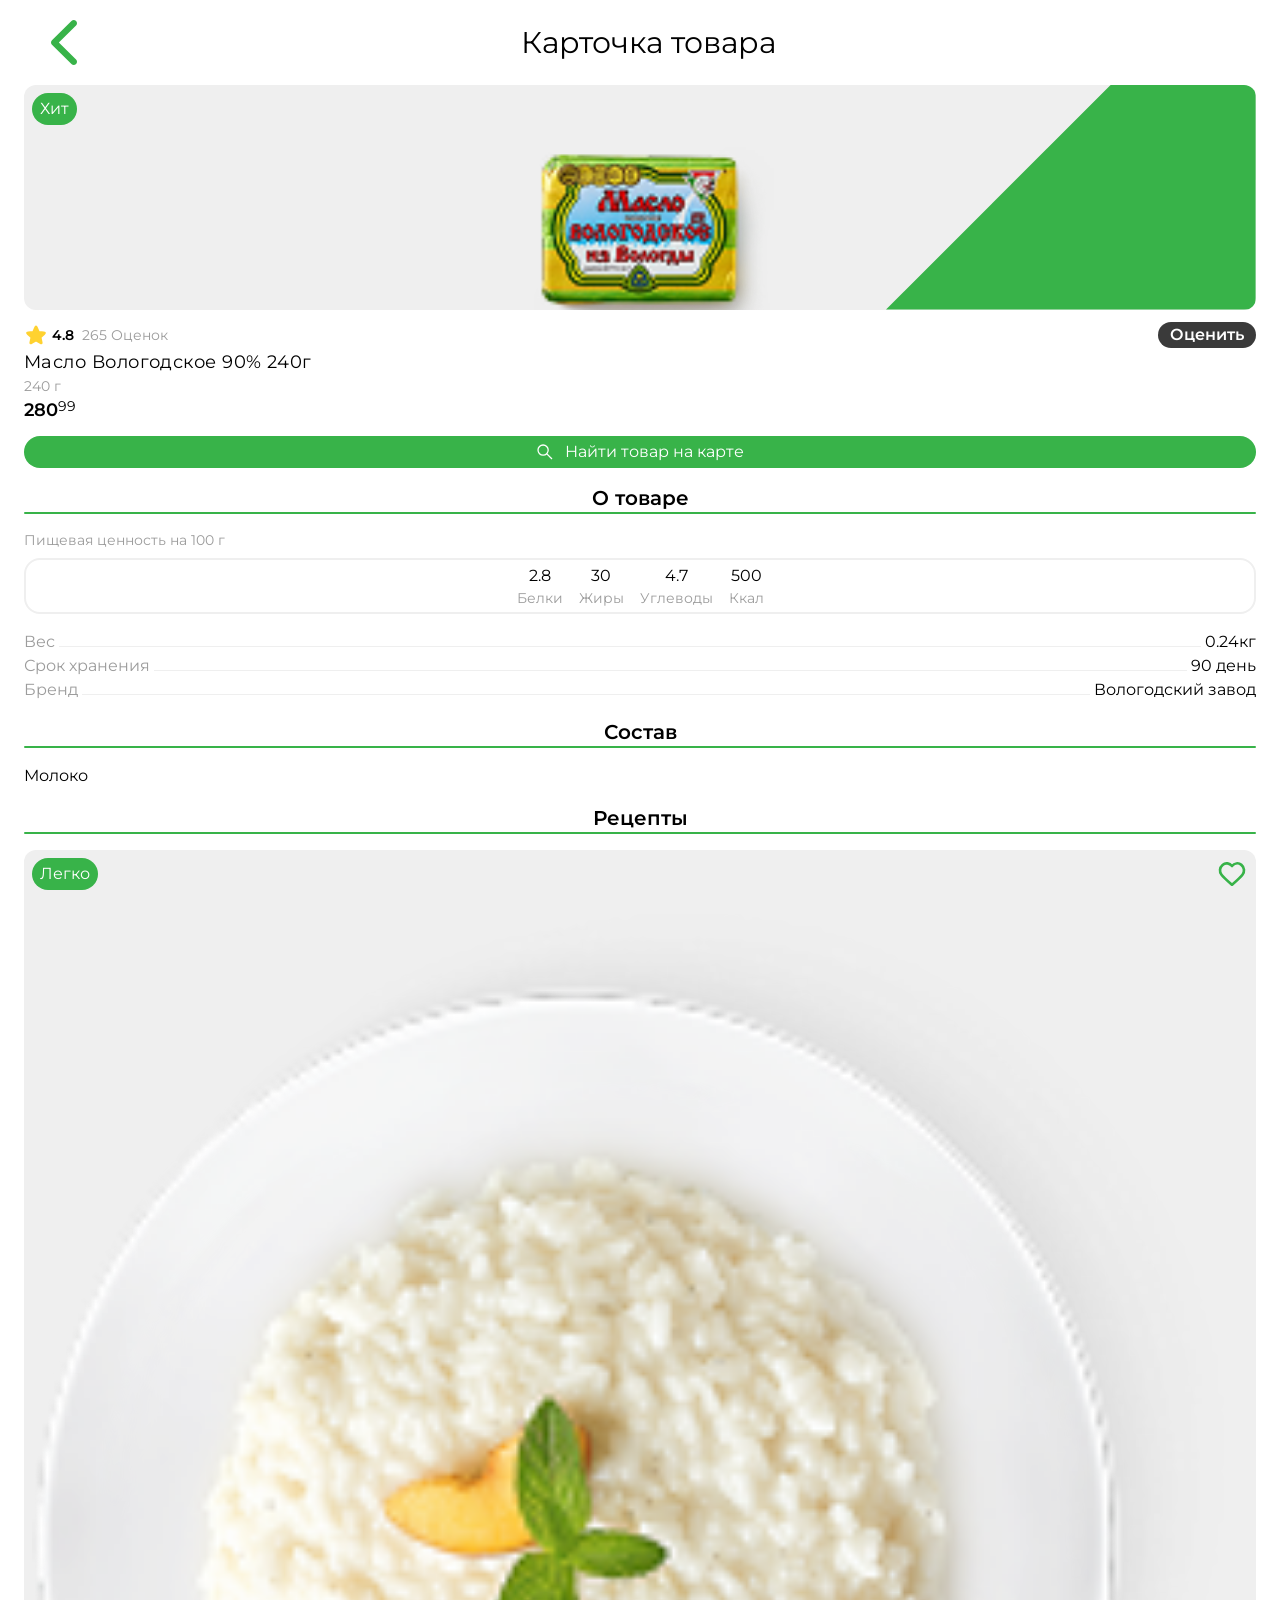
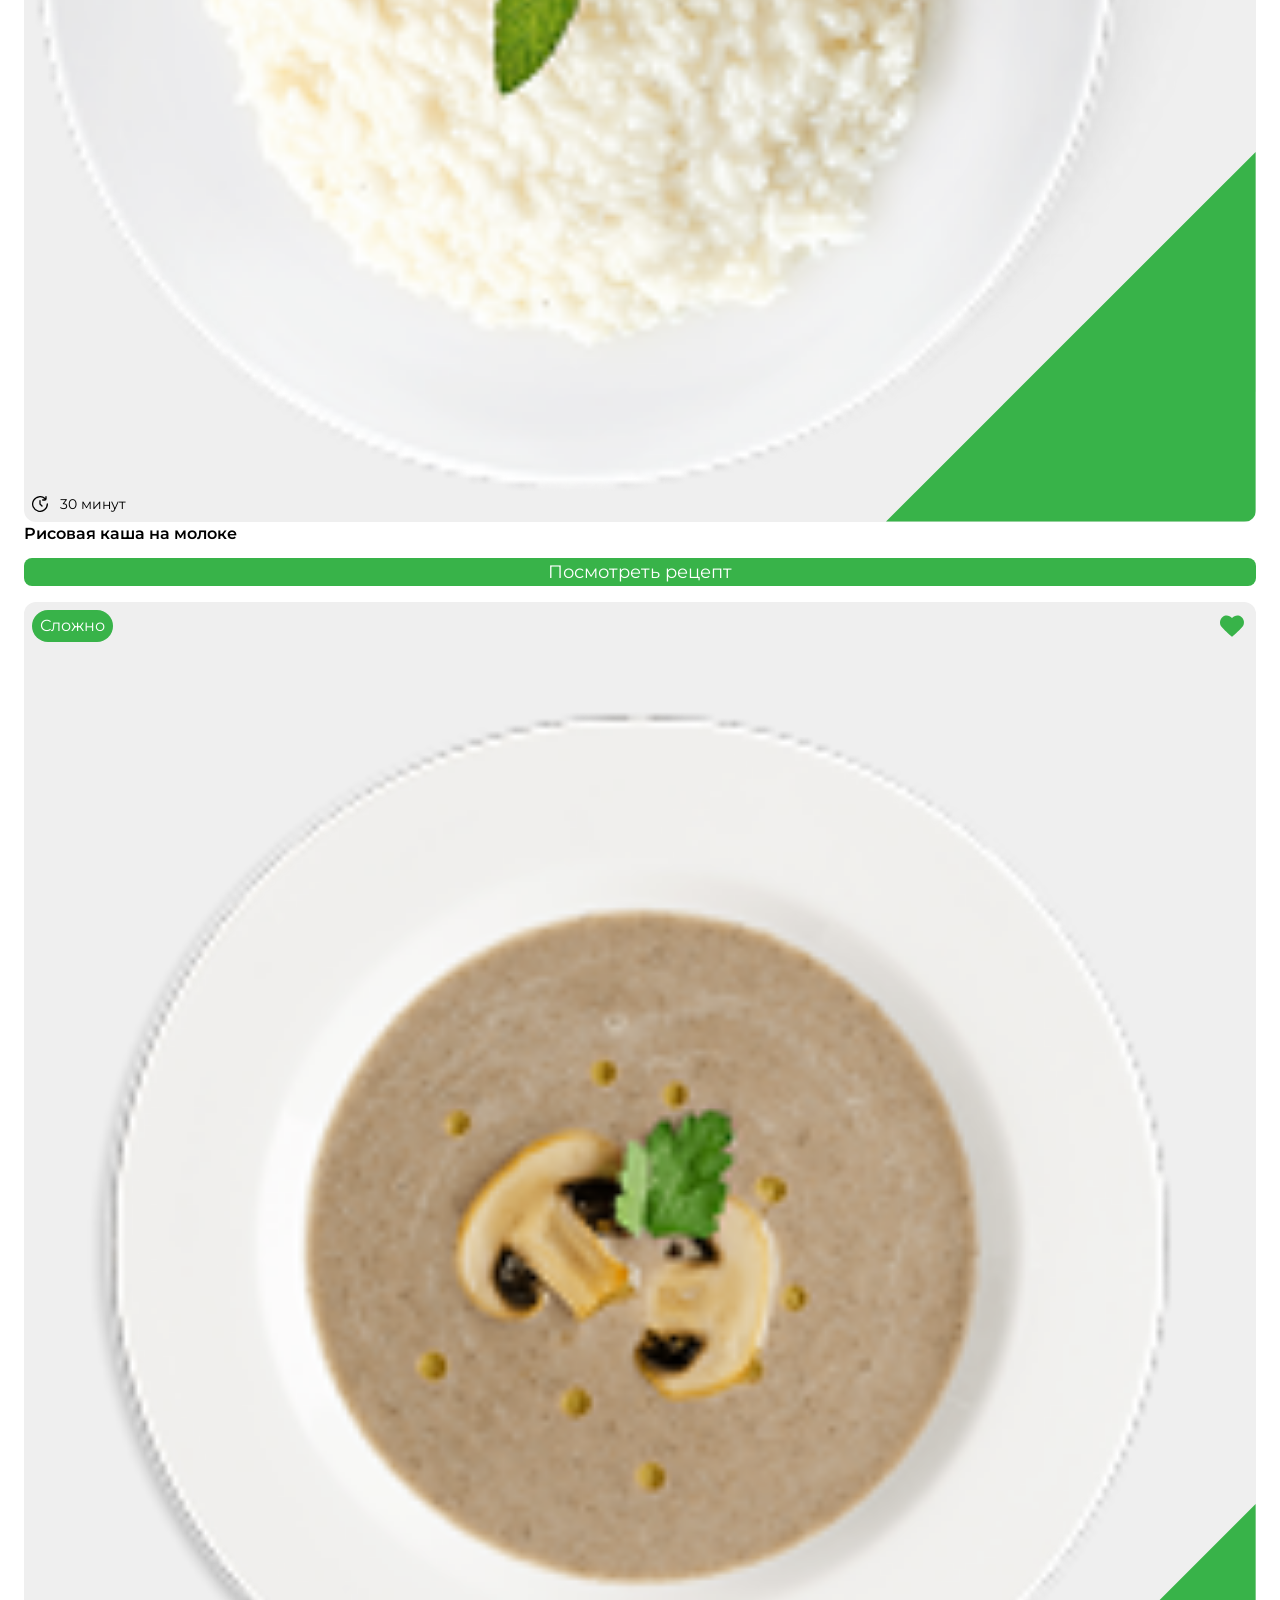
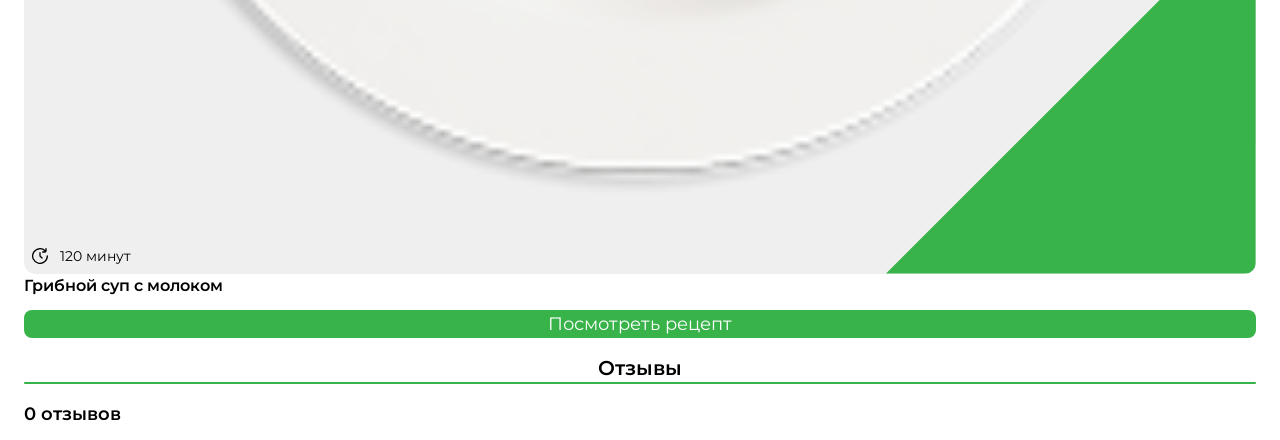
<file: product/3.html>
<!doctype html>
<html lang="en">
	<head>
		<meta charset="utf-8" />
		<meta name="viewport" content="width=device-width, initial-scale=1" />
		
		<link href="../app/immutable/assets/0.DSRAHia3.css" rel="stylesheet">
		<link rel="modulepreload" href="../app/immutable/entry/start.DzKjipKg.js">
		<link rel="modulepreload" href="../app/immutable/chunks/DUASHceh.js">
		<link rel="modulepreload" href="../app/immutable/chunks/B1O2VCqk.js">
		<link rel="modulepreload" href="../app/immutable/chunks/DIeogL5L.js">
		<link rel="modulepreload" href="../app/immutable/chunks/CD4Y02p_.js">
		<link rel="modulepreload" href="../app/immutable/entry/app.B3Zcg9X1.js">
		<link rel="modulepreload" href="../app/immutable/chunks/DNfE4UTU.js">
		<link rel="modulepreload" href="../app/immutable/chunks/DsuvmyvR.js">
		<link rel="modulepreload" href="../app/immutable/chunks/CbPvZiUK.js">
		<link rel="modulepreload" href="../app/immutable/chunks/DsnmJJEf.js">
		<link rel="modulepreload" href="../app/immutable/chunks/B4DQvY8J.js">
		<link rel="modulepreload" href="../app/immutable/chunks/BK2WpfL0.js">
		<link rel="modulepreload" href="../app/immutable/nodes/0.Bt8qOAk0.js">
		<link rel="modulepreload" href="../app/immutable/chunks/D9zexQcz.js">
		<link rel="modulepreload" href="../app/immutable/chunks/DSNQs1mI.js">
		<link rel="modulepreload" href="../app/immutable/chunks/69_IOA4Y.js">
		<link rel="modulepreload" href="../app/immutable/chunks/Ce1_xS5o.js">
		<link rel="modulepreload" href="../app/immutable/nodes/6.DJl4cm3a.js">
		<link rel="modulepreload" href="../app/immutable/chunks/A86AnP8Z.js">
		<link rel="modulepreload" href="../app/immutable/chunks/zIFg5_xU.js">
		<link rel="modulepreload" href="../app/immutable/chunks/CJXQkDRU.js"><!--12qhfyh--><link rel="icon" href="data:image/svg+xml,%3csvg%20xmlns='http://www.w3.org/2000/svg'%20width='107'%20height='128'%20viewBox='0%200%20107%20128'%3e%3ctitle%3esvelte-logo%3c/title%3e%3cpath%20d='M94.157%2022.819c-10.4-14.885-30.94-19.297-45.792-9.835L22.282%2029.608A29.92%2029.92%200%200%200%208.764%2049.65a31.5%2031.5%200%200%200%203.108%2020.231%2030%2030%200%200%200-4.477%2011.183%2031.9%2031.9%200%200%200%205.448%2024.116c10.402%2014.887%2030.942%2019.297%2045.791%209.835l26.083-16.624A29.92%2029.92%200%200%200%2098.235%2078.35a31.53%2031.53%200%200%200-3.105-20.232%2030%2030%200%200%200%204.474-11.182%2031.88%2031.88%200%200%200-5.447-24.116'%20style='fill:%23ff3e00'/%3e%3cpath%20d='M45.817%20106.582a20.72%2020.72%200%200%201-22.237-8.243%2019.17%2019.17%200%200%201-3.277-14.503%2018%2018%200%200%201%20.624-2.435l.49-1.498%201.337.981a33.6%2033.6%200%200%200%2010.203%205.098l.97.294-.09.968a5.85%205.85%200%200%200%201.052%203.878%206.24%206.24%200%200%200%206.695%202.485%205.8%205.8%200%200%200%201.603-.704L69.27%2076.28a5.43%205.43%200%200%200%202.45-3.631%205.8%205.8%200%200%200-.987-4.371%206.24%206.24%200%200%200-6.698-2.487%205.7%205.7%200%200%200-1.6.704l-9.953%206.345a19%2019%200%200%201-5.296%202.326%2020.72%2020.72%200%200%201-22.237-8.243%2019.17%2019.17%200%200%201-3.277-14.502%2017.99%2017.99%200%200%201%208.13-12.052l26.081-16.623a19%2019%200%200%201%205.3-2.329%2020.72%2020.72%200%200%201%2022.237%208.243%2019.17%2019.17%200%200%201%203.277%2014.503%2018%2018%200%200%201-.624%202.435l-.49%201.498-1.337-.98a33.6%2033.6%200%200%200-10.203-5.1l-.97-.294.09-.968a5.86%205.86%200%200%200-1.052-3.878%206.24%206.24%200%200%200-6.696-2.485%205.8%205.8%200%200%200-1.602.704L37.73%2051.72a5.42%205.42%200%200%200-2.449%203.63%205.79%205.79%200%200%200%20.986%204.372%206.24%206.24%200%200%200%206.698%202.486%205.8%205.8%200%200%200%201.602-.704l9.952-6.342a19%2019%200%200%201%205.295-2.328%2020.72%2020.72%200%200%201%2022.237%208.242%2019.17%2019.17%200%200%201%203.277%2014.503%2018%2018%200%200%201-8.13%2012.053l-26.081%2016.622a19%2019%200%200%201-5.3%202.328'%20style='fill:%23fff'/%3e%3c/svg%3e"/><!---->
	</head>
	<body data-sveltekit-preload-data="hover">
		<div style="display: contents"><!--[--><!--[--><!----><header class="flex h-[5%] justify-between items-center px-[4%] py-5"><div class="flex items-center gap-4 w-4"><button><svg width="26" height="45" viewBox="0 0 26 45" xmlns="http://www.w3.org/2000/svg" class="fill-accent"><path d="M26 3.21428C26 2.36049 25.6572 1.54436 25.0479 0.941685C23.7783 -0.313895 21.7217 -0.313895 20.4521 0.941685L0.95215 20.2274C0.342775 20.8301 0 21.6462 0 22.5C0 23.3538 0.342775 24.1699 0.95215 24.7726L20.4521 44.0583C21.7217 45.3139 23.7783 45.3139 25.0479 44.0583C25.6572 43.4556 26 42.6395 26 41.7857C26 40.9319 25.6572 40.1158 25.0479 39.5131L7.8457 22.5L25.0479 5.48688C25.6572 4.88421 26 4.06808 26 3.21428Z"></path></svg><!----></button></div> <div><h1 class="text-3xl"><!--[-->Карточка товара<!--]--></h1></div> <div></div></header> <!----><div class="px-6"><div class="h-[25vh] w-full min-h-48"><div class="relative flex flex-col bg-background w-full h-full rounded-xl overflow-hidden p-2 min-h-48"><div class="flex justify-between items-center"><!--[--><div class="bg-accent py-1 px-2 rounded-3xl text-white"><p>Хит</p></div><!--]--> <div class="w-8 fill-accent"><svg viewBox="0 0 24 24" xmlns="http://www.w3.org/2000/svg"><path fill-rule="evenodd" clip-rule="evenodd" d="M12 6.00019C10.2006 3.90317 7.19377 3.2551 4.93923 5.17534C2.68468 7.09558 2.36727 10.3061 4.13778 12.5772C5.60984 14.4654 10.0648 18.4479 11.5249 19.7369C11.6882 19.8811 11.7699 19.9532 11.8652 19.9815C11.9483 20.0062 12.0393 20.0062 12.1225 19.9815C12.2178 19.9532 12.2994 19.8811 12.4628 19.7369C13.9229 18.4479 18.3778 14.4654 19.8499 12.5772C21.6204 10.3061 21.3417 7.07538 19.0484 5.17534C16.7551 3.2753 13.7994 3.90317 12 6.00019Z" stroke-width="2" stroke-linecap="round" stroke-linejoin="round"></path></svg><!----></div></div> <img src="/app/immutable/assets/butter3.Dh4UobwV.png" class="h-full object-contain" alt="Масло Вологодское 90% 240г"/> <div class="absolute fill-accent w-[30%] bottom-0 right-0"><svg viewBox="0 0 1 1"><polygon points="0,1 1,0 1,1"></polygon></svg></div><!----></div><!----></div> <div class="flex justify-between items-center mt-3"><div class="flex gap-2 items-center"><div class="flex items-center gap-1"><div class="fill-amber-300 stroke-amber-300 h-[1.5rem] aspect-square"><svg viewBox="0 0 24 24" xmlns="http://www.w3.org/2000/svg"><path d="M11.2691 4.41115C11.5006 3.89177 11.6164 3.63208 11.7776 3.55211C11.9176 3.48263 12.082 3.48263 12.222 3.55211C12.3832 3.63208 12.499 3.89177 12.7305 4.41115L14.5745 8.54808C14.643 8.70162 14.6772 8.77839 14.7302 8.83718C14.777 8.8892 14.8343 8.93081 14.8982 8.95929C14.9705 8.99149 15.0541 9.00031 15.2213 9.01795L19.7256 9.49336C20.2911 9.55304 20.5738 9.58288 20.6997 9.71147C20.809 9.82316 20.8598 9.97956 20.837 10.1342C20.8108 10.3122 20.5996 10.5025 20.1772 10.8832L16.8125 13.9154C16.6877 14.0279 16.6252 14.0842 16.5857 14.1527C16.5507 14.2134 16.5288 14.2807 16.5215 14.3503C16.5132 14.429 16.5306 14.5112 16.5655 14.6757L17.5053 19.1064C17.6233 19.6627 17.6823 19.9408 17.5989 20.1002C17.5264 20.2388 17.3934 20.3354 17.2393 20.3615C17.0619 20.3915 16.8156 20.2495 16.323 19.9654L12.3995 17.7024C12.2539 17.6184 12.1811 17.5765 12.1037 17.56C12.0352 17.5455 11.9644 17.5455 11.8959 17.56C11.8185 17.5765 11.7457 17.6184 11.6001 17.7024L7.67662 19.9654C7.18404 20.2495 6.93775 20.3915 6.76034 20.3615C6.60623 20.3354 6.47319 20.2388 6.40075 20.1002C6.31736 19.9408 6.37635 19.6627 6.49434 19.1064L7.4341 14.6757C7.46898 14.5112 7.48642 14.429 7.47814 14.3503C7.47081 14.2807 7.44894 14.2134 7.41394 14.1527C7.37439 14.0842 7.31195 14.0279 7.18708 13.9154L3.82246 10.8832C3.40005 10.5025 3.18884 10.3122 3.16258 10.1342C3.13978 9.97956 3.19059 9.82316 3.29993 9.71147C3.42581 9.58288 3.70856 9.55304 4.27406 9.49336L8.77835 9.01795C8.94553 9.00031 9.02911 8.99149 9.10139 8.95929C9.16534 8.93081 9.2226 8.8892 9.26946 8.83718C9.32241 8.77839 9.35663 8.70162 9.42508 8.54808L11.2691 4.41115Z" stroke-width="2" stroke-linecap="round" stroke-linejoin="round"></path></svg><!----></div> <p class="font-semibold text-sm">4.8</p></div> <p class="text-secondary text-sm">265 Оценок</p></div> <div class="bg-secondary-200 text-white py-px rounded-2xl px-3 font-semibold">Оценить</div></div> <div><h1 class="text-lg tracking-wide">Масло Вологодское 90% 240г</h1> <p class="text-secondary text-sm">240 г</p> <div class="flex"><p class="font-semibold text-lg self-baseline-last">280</p> <p class="text-sm">99</p></div> <div class="px-12 py-2 h-8 text-center rounded-2xl text-white bg-accent mt-3"><a href="/map/1" class="h-full w-full"><div class="flex h-full w-full items-center justify-center"><svg viewBox="0 0 24 24" id="Layer_1" data-name="Layer 1" xmlns="http://www.w3.org/2000/svg" class="h-full stroke-white mr-3"><defs><style>.cls-1{fill:none;stroke-miterlimit:10;stroke-width:1.91px;}</style></defs><circle class="cls-1" cx="9.14" cy="9.14" r="7.64"></circle><line class="cls-1" x1="22.5" y1="22.5" x2="14.39" y2="14.39"></line></svg><!----> <p>Найти товар на карте</p></div></a></div></div> <div><h1 class="text-center mt-4 font-semibold text-xl">О товаре</h1> <div class="h-0.5 bg-accent w-full rounded-3xl mb-4"></div> <h1 class="text-sm mb-2 text-secondary">Пищевая ценность на 100 г</h1> <div class="flex border-2 border-background rounded-2xl justify-center p-1 gap-4 mb-4"><div class="text-center"><h1>2.8</h1> <p class="text-sm text-secondary">Белки</p></div><!----> <div class="text-center"><h1>30</h1> <p class="text-sm text-secondary">Жиры</p></div><!----> <div class="text-center"><h1>4.7</h1> <p class="text-sm text-secondary">Углеводы</p></div><!----> <div class="text-center"><h1>500</h1> <p class="text-sm text-secondary">Ккал</p></div><!----></div> <div><div class="flex items-baseline"><p class="shrink-0 text-secondary">Вес</p> <div class="h-px w-full bg-background mx-1"></div> <p class="shrink-0">0.24кг</p></div><!----> <div class="flex items-baseline"><p class="shrink-0 text-secondary">Срок хранения</p> <div class="h-px w-full bg-background mx-1"></div> <p class="shrink-0">90 день</p></div><!----> <div class="flex items-baseline"><p class="shrink-0 text-secondary">Бренд</p> <div class="h-px w-full bg-background mx-1"></div> <p class="shrink-0">Вологодский завод</p></div><!----></div><!----></div><!----> <div><h1 class="text-center mt-4 font-semibold text-xl">Состав</h1> <div class="h-0.5 bg-accent w-full rounded-3xl mb-4"></div> <div>Молоко</div><!----></div><!----> <div><h1 class="text-center mt-4 font-semibold text-xl">Рецепты</h1> <div class="h-0.5 bg-accent w-full rounded-3xl mb-4"></div> <!--[--><div class="min-h-64"><div class="w-full mt-4"><a href="/recipe/0"><div class="relative flex flex-col bg-background w-full h-full rounded-xl overflow-hidden p-2 min-h-48"><div class="flex justify-between items-center"><!--[--><div class="bg-accent py-1 px-2 rounded-3xl text-white"><p>Легко</p></div><!--]--> <div class="w-8 fill-none stroke-accent"><svg viewBox="0 0 24 24" xmlns="http://www.w3.org/2000/svg"><path fill-rule="evenodd" clip-rule="evenodd" d="M12 6.00019C10.2006 3.90317 7.19377 3.2551 4.93923 5.17534C2.68468 7.09558 2.36727 10.3061 4.13778 12.5772C5.60984 14.4654 10.0648 18.4479 11.5249 19.7369C11.6882 19.8811 11.7699 19.9532 11.8652 19.9815C11.9483 20.0062 12.0393 20.0062 12.1225 19.9815C12.2178 19.9532 12.2994 19.8811 12.4628 19.7369C13.9229 18.4479 18.3778 14.4654 19.8499 12.5772C21.6204 10.3061 21.3417 7.07538 19.0484 5.17534C16.7551 3.2753 13.7994 3.90317 12 6.00019Z" stroke-width="2" stroke-linecap="round" stroke-linejoin="round"></path></svg><!----></div></div> <img src="/app/immutable/assets/recipe1.mBclM4GK.png" class="h-full object-contain" alt="Рисовая каша на молоке"/> <div class="absolute fill-accent w-[30%] bottom-0 right-0"><svg viewBox="0 0 1 1"><polygon points="0,1 1,0 1,1"></polygon></svg></div><!----> <div class="flex items-center gap-3"><div class="w-4"><svg viewBox="0 0 24 24" id="Layer_1" data-name="Layer 1" xmlns="http://www.w3.org/2000/svg"><path d="M23,11a1,1,0,0,0-1,1,10.034,10.034,0,1,1-2.9-7.021A.862.862,0,0,1,19,5H16a1,1,0,0,0,0,2h3a3,3,0,0,0,3-3V1a1,1,0,0,0-2,0V3.065A11.994,11.994,0,1,0,24,12,1,1,0,0,0,23,11Z M12,6a1,1,0,0,0-1,1v5a1,1,0,0,0,.293.707l3,3a1,1,0,0,0,1.414-1.414L13,11.586V7A1,1,0,0,0,12,6Z"></path></svg><!----></div> <p class="text-sm">30 минут</p></div></div><!----></a></div> <h1 class="font-semibold mb-3">Рисовая каша на молоке</h1> <div class="w-full bg-accent text-center rounded-lg text-white text-lg"><a href="/recipe/0">Посмотреть рецепт</a></div></div><div class="min-h-64"><div class="w-full mt-4"><a href="/recipe/1"><div class="relative flex flex-col bg-background w-full h-full rounded-xl overflow-hidden p-2 min-h-48"><div class="flex justify-between items-center"><!--[--><div class="bg-accent py-1 px-2 rounded-3xl text-white"><p>Сложно</p></div><!--]--> <div class="w-8 fill-accent"><svg viewBox="0 0 24 24" xmlns="http://www.w3.org/2000/svg"><path fill-rule="evenodd" clip-rule="evenodd" d="M12 6.00019C10.2006 3.90317 7.19377 3.2551 4.93923 5.17534C2.68468 7.09558 2.36727 10.3061 4.13778 12.5772C5.60984 14.4654 10.0648 18.4479 11.5249 19.7369C11.6882 19.8811 11.7699 19.9532 11.8652 19.9815C11.9483 20.0062 12.0393 20.0062 12.1225 19.9815C12.2178 19.9532 12.2994 19.8811 12.4628 19.7369C13.9229 18.4479 18.3778 14.4654 19.8499 12.5772C21.6204 10.3061 21.3417 7.07538 19.0484 5.17534C16.7551 3.2753 13.7994 3.90317 12 6.00019Z" stroke-width="2" stroke-linecap="round" stroke-linejoin="round"></path></svg><!----></div></div> <img src="/app/immutable/assets/recipe2.Cy1CJsi2.png" class="h-full object-contain" alt="Грибной суп с молоком"/> <div class="absolute fill-accent w-[30%] bottom-0 right-0"><svg viewBox="0 0 1 1"><polygon points="0,1 1,0 1,1"></polygon></svg></div><!----> <div class="flex items-center gap-3"><div class="w-4"><svg viewBox="0 0 24 24" id="Layer_1" data-name="Layer 1" xmlns="http://www.w3.org/2000/svg"><path d="M23,11a1,1,0,0,0-1,1,10.034,10.034,0,1,1-2.9-7.021A.862.862,0,0,1,19,5H16a1,1,0,0,0,0,2h3a3,3,0,0,0,3-3V1a1,1,0,0,0-2,0V3.065A11.994,11.994,0,1,0,24,12,1,1,0,0,0,23,11Z M12,6a1,1,0,0,0-1,1v5a1,1,0,0,0,.293.707l3,3a1,1,0,0,0,1.414-1.414L13,11.586V7A1,1,0,0,0,12,6Z"></path></svg><!----></div> <p class="text-sm">120 минут</p></div></div><!----></a></div> <h1 class="font-semibold mb-3">Грибной суп с молоком</h1> <div class="w-full bg-accent text-center rounded-lg text-white text-lg"><a href="/recipe/1">Посмотреть рецепт</a></div></div><!--]--><!----></div><!----> <div><h1 class="text-center mt-4 font-semibold text-xl">Отзывы</h1> <div class="h-0.5 bg-accent w-full rounded-3xl mb-4"></div> <div><p class="font-semibold my-3 text-lg">0 отзывов</p></div> <!--[--><!--]--><!----></div><!----></div><!----><!----><!----><!--]--> <!--[!--><!--]--><!--]-->
			
			<script>
				{
					__sveltekit_8lurg8 = {
						base: new URL("..", location).pathname.slice(0, -1)
					};

					const element = document.currentScript.parentElement;

					Promise.all([
						import("../app/immutable/entry/start.DzKjipKg.js"),
						import("../app/immutable/entry/app.B3Zcg9X1.js")
					]).then(([kit, app]) => {
						kit.start(app, element, {
							node_ids: [0, 6],
							data: [null,null],
							form: null,
							error: null
						});
					});
				}
			</script>
		</div>
	</body>
</html>
</file>
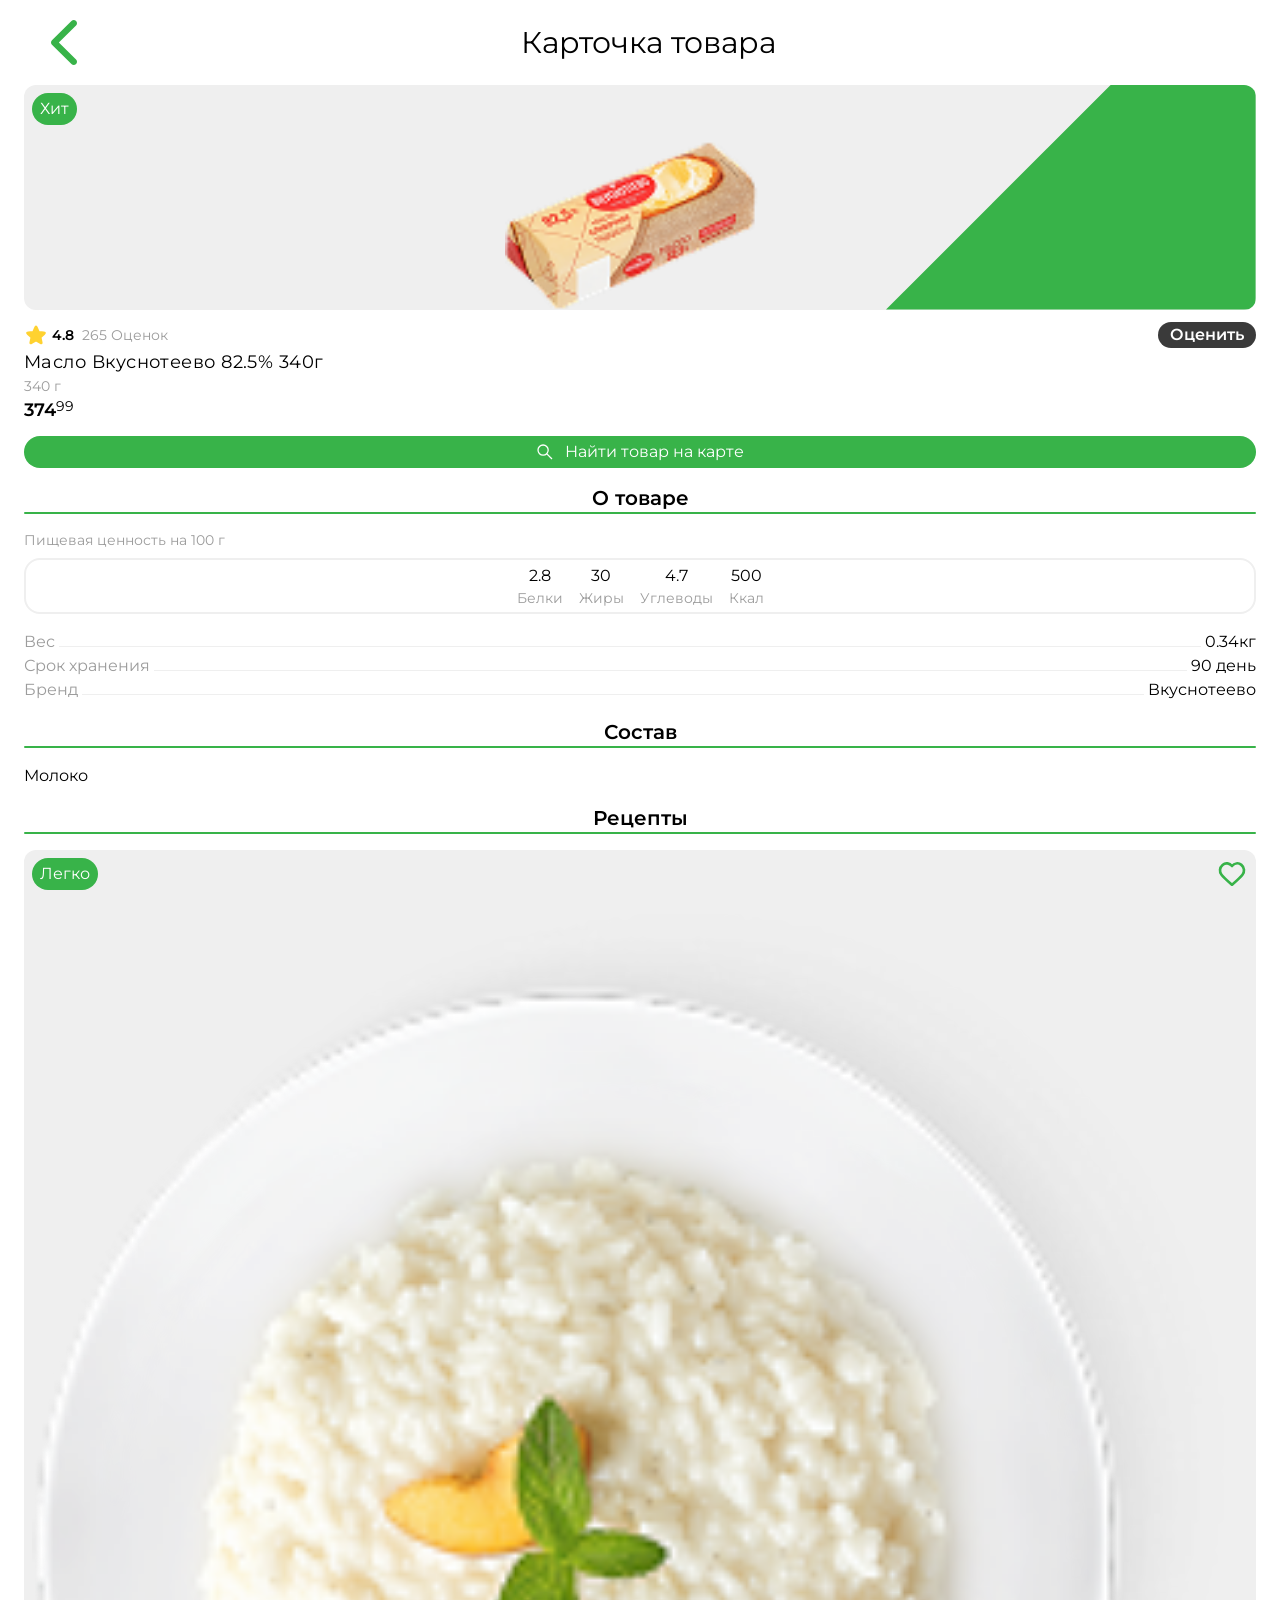
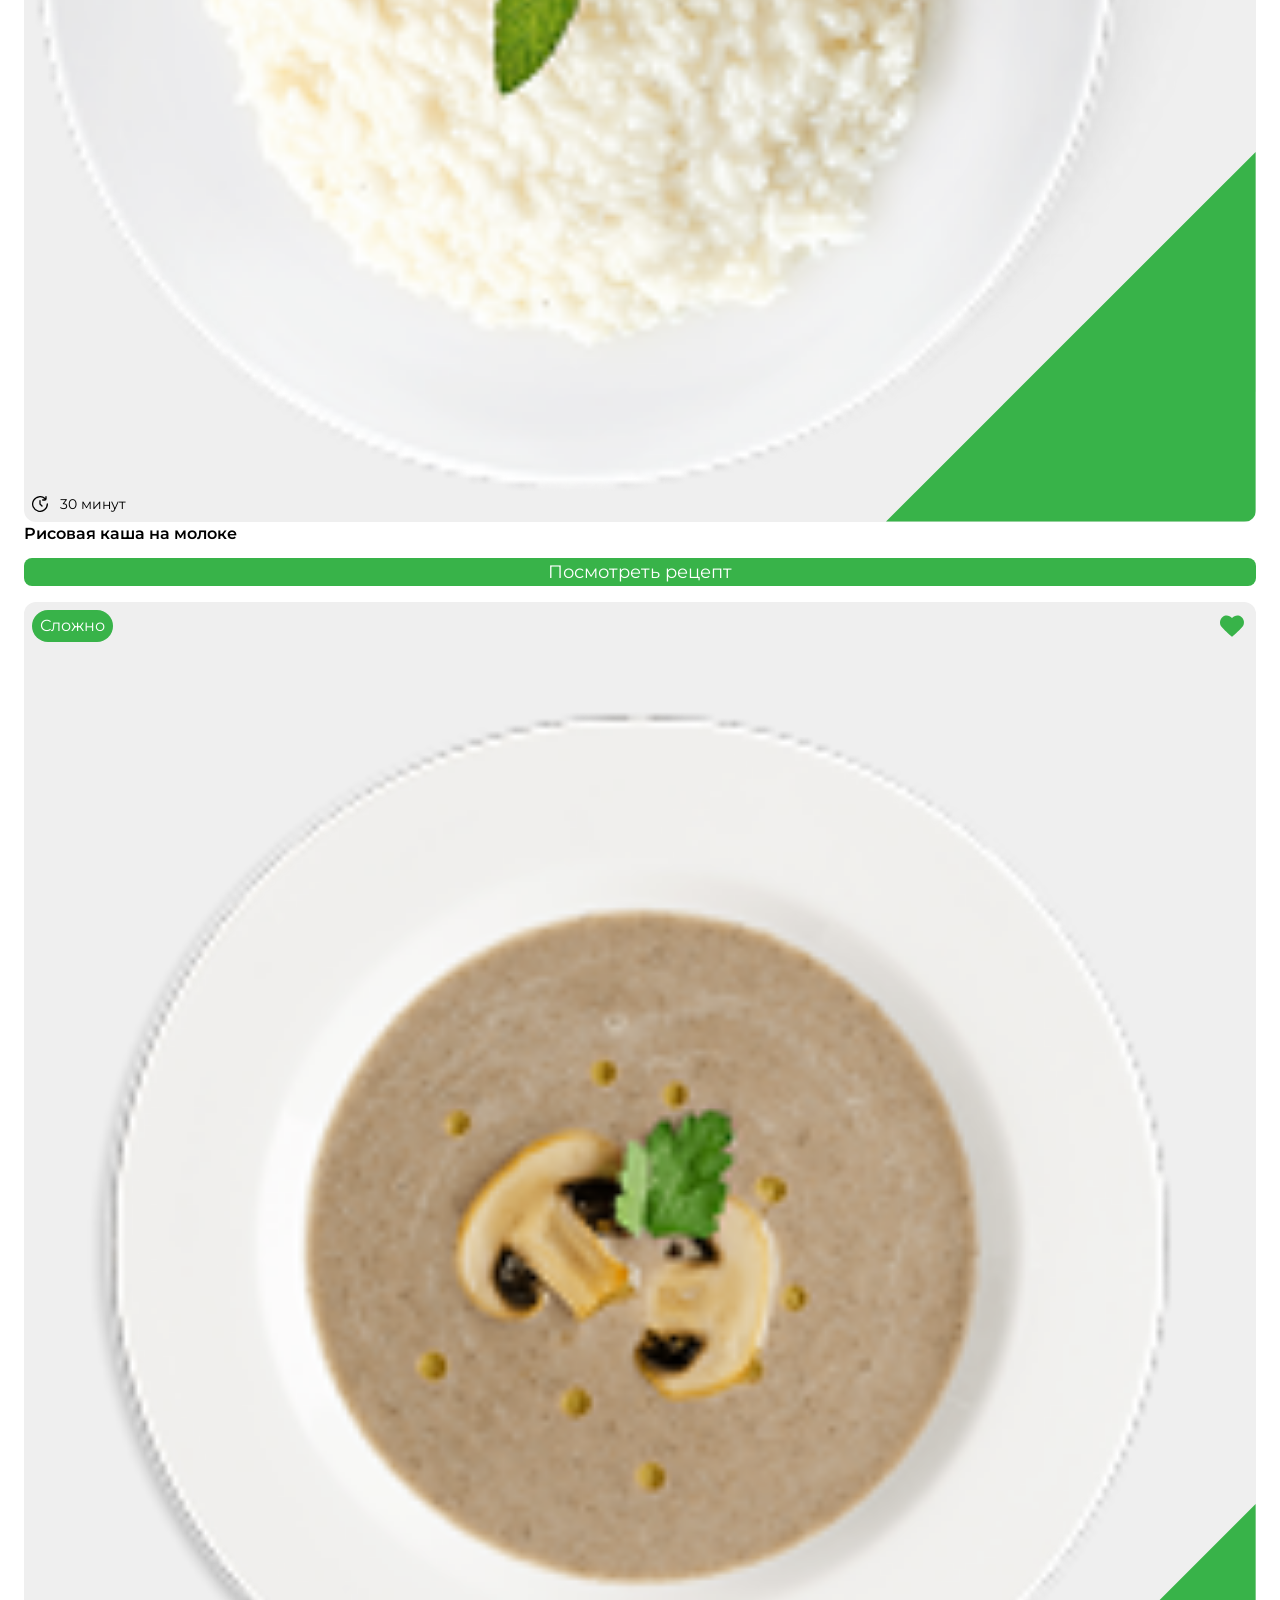
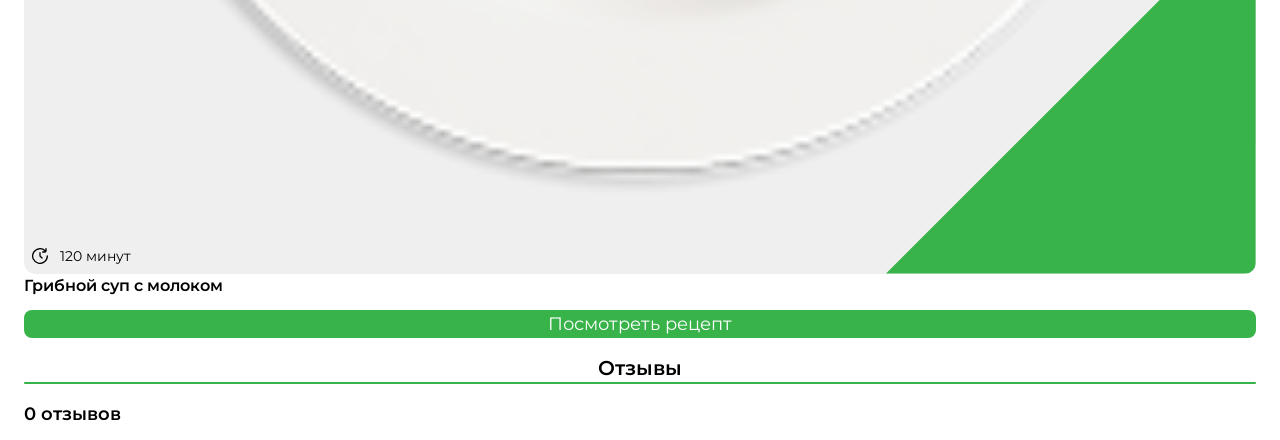
<file: product/4.html>
<!doctype html>
<html lang="en">
	<head>
		<meta charset="utf-8" />
		<meta name="viewport" content="width=device-width, initial-scale=1" />
		
		<link href="../app/immutable/assets/0.DSRAHia3.css" rel="stylesheet">
		<link rel="modulepreload" href="../app/immutable/entry/start.DzKjipKg.js">
		<link rel="modulepreload" href="../app/immutable/chunks/DUASHceh.js">
		<link rel="modulepreload" href="../app/immutable/chunks/B1O2VCqk.js">
		<link rel="modulepreload" href="../app/immutable/chunks/DIeogL5L.js">
		<link rel="modulepreload" href="../app/immutable/chunks/CD4Y02p_.js">
		<link rel="modulepreload" href="../app/immutable/entry/app.B3Zcg9X1.js">
		<link rel="modulepreload" href="../app/immutable/chunks/DNfE4UTU.js">
		<link rel="modulepreload" href="../app/immutable/chunks/DsuvmyvR.js">
		<link rel="modulepreload" href="../app/immutable/chunks/CbPvZiUK.js">
		<link rel="modulepreload" href="../app/immutable/chunks/DsnmJJEf.js">
		<link rel="modulepreload" href="../app/immutable/chunks/B4DQvY8J.js">
		<link rel="modulepreload" href="../app/immutable/chunks/BK2WpfL0.js">
		<link rel="modulepreload" href="../app/immutable/nodes/0.Bt8qOAk0.js">
		<link rel="modulepreload" href="../app/immutable/chunks/D9zexQcz.js">
		<link rel="modulepreload" href="../app/immutable/chunks/DSNQs1mI.js">
		<link rel="modulepreload" href="../app/immutable/chunks/69_IOA4Y.js">
		<link rel="modulepreload" href="../app/immutable/chunks/Ce1_xS5o.js">
		<link rel="modulepreload" href="../app/immutable/nodes/6.DJl4cm3a.js">
		<link rel="modulepreload" href="../app/immutable/chunks/A86AnP8Z.js">
		<link rel="modulepreload" href="../app/immutable/chunks/zIFg5_xU.js">
		<link rel="modulepreload" href="../app/immutable/chunks/CJXQkDRU.js"><!--12qhfyh--><link rel="icon" href="data:image/svg+xml,%3csvg%20xmlns='http://www.w3.org/2000/svg'%20width='107'%20height='128'%20viewBox='0%200%20107%20128'%3e%3ctitle%3esvelte-logo%3c/title%3e%3cpath%20d='M94.157%2022.819c-10.4-14.885-30.94-19.297-45.792-9.835L22.282%2029.608A29.92%2029.92%200%200%200%208.764%2049.65a31.5%2031.5%200%200%200%203.108%2020.231%2030%2030%200%200%200-4.477%2011.183%2031.9%2031.9%200%200%200%205.448%2024.116c10.402%2014.887%2030.942%2019.297%2045.791%209.835l26.083-16.624A29.92%2029.92%200%200%200%2098.235%2078.35a31.53%2031.53%200%200%200-3.105-20.232%2030%2030%200%200%200%204.474-11.182%2031.88%2031.88%200%200%200-5.447-24.116'%20style='fill:%23ff3e00'/%3e%3cpath%20d='M45.817%20106.582a20.72%2020.72%200%200%201-22.237-8.243%2019.17%2019.17%200%200%201-3.277-14.503%2018%2018%200%200%201%20.624-2.435l.49-1.498%201.337.981a33.6%2033.6%200%200%200%2010.203%205.098l.97.294-.09.968a5.85%205.85%200%200%200%201.052%203.878%206.24%206.24%200%200%200%206.695%202.485%205.8%205.8%200%200%200%201.603-.704L69.27%2076.28a5.43%205.43%200%200%200%202.45-3.631%205.8%205.8%200%200%200-.987-4.371%206.24%206.24%200%200%200-6.698-2.487%205.7%205.7%200%200%200-1.6.704l-9.953%206.345a19%2019%200%200%201-5.296%202.326%2020.72%2020.72%200%200%201-22.237-8.243%2019.17%2019.17%200%200%201-3.277-14.502%2017.99%2017.99%200%200%201%208.13-12.052l26.081-16.623a19%2019%200%200%201%205.3-2.329%2020.72%2020.72%200%200%201%2022.237%208.243%2019.17%2019.17%200%200%201%203.277%2014.503%2018%2018%200%200%201-.624%202.435l-.49%201.498-1.337-.98a33.6%2033.6%200%200%200-10.203-5.1l-.97-.294.09-.968a5.86%205.86%200%200%200-1.052-3.878%206.24%206.24%200%200%200-6.696-2.485%205.8%205.8%200%200%200-1.602.704L37.73%2051.72a5.42%205.42%200%200%200-2.449%203.63%205.79%205.79%200%200%200%20.986%204.372%206.24%206.24%200%200%200%206.698%202.486%205.8%205.8%200%200%200%201.602-.704l9.952-6.342a19%2019%200%200%201%205.295-2.328%2020.72%2020.72%200%200%201%2022.237%208.242%2019.17%2019.17%200%200%201%203.277%2014.503%2018%2018%200%200%201-8.13%2012.053l-26.081%2016.622a19%2019%200%200%201-5.3%202.328'%20style='fill:%23fff'/%3e%3c/svg%3e"/><!---->
	</head>
	<body data-sveltekit-preload-data="hover">
		<div style="display: contents"><!--[--><!--[--><!----><header class="flex h-[5%] justify-between items-center px-[4%] py-5"><div class="flex items-center gap-4 w-4"><button><svg width="26" height="45" viewBox="0 0 26 45" xmlns="http://www.w3.org/2000/svg" class="fill-accent"><path d="M26 3.21428C26 2.36049 25.6572 1.54436 25.0479 0.941685C23.7783 -0.313895 21.7217 -0.313895 20.4521 0.941685L0.95215 20.2274C0.342775 20.8301 0 21.6462 0 22.5C0 23.3538 0.342775 24.1699 0.95215 24.7726L20.4521 44.0583C21.7217 45.3139 23.7783 45.3139 25.0479 44.0583C25.6572 43.4556 26 42.6395 26 41.7857C26 40.9319 25.6572 40.1158 25.0479 39.5131L7.8457 22.5L25.0479 5.48688C25.6572 4.88421 26 4.06808 26 3.21428Z"></path></svg><!----></button></div> <div><h1 class="text-3xl"><!--[-->Карточка товара<!--]--></h1></div> <div></div></header> <!----><div class="px-6"><div class="h-[25vh] w-full min-h-48"><div class="relative flex flex-col bg-background w-full h-full rounded-xl overflow-hidden p-2 min-h-48"><div class="flex justify-between items-center"><!--[--><div class="bg-accent py-1 px-2 rounded-3xl text-white"><p>Хит</p></div><!--]--> <div class="w-8 fill-accent"><svg viewBox="0 0 24 24" xmlns="http://www.w3.org/2000/svg"><path fill-rule="evenodd" clip-rule="evenodd" d="M12 6.00019C10.2006 3.90317 7.19377 3.2551 4.93923 5.17534C2.68468 7.09558 2.36727 10.3061 4.13778 12.5772C5.60984 14.4654 10.0648 18.4479 11.5249 19.7369C11.6882 19.8811 11.7699 19.9532 11.8652 19.9815C11.9483 20.0062 12.0393 20.0062 12.1225 19.9815C12.2178 19.9532 12.2994 19.8811 12.4628 19.7369C13.9229 18.4479 18.3778 14.4654 19.8499 12.5772C21.6204 10.3061 21.3417 7.07538 19.0484 5.17534C16.7551 3.2753 13.7994 3.90317 12 6.00019Z" stroke-width="2" stroke-linecap="round" stroke-linejoin="round"></path></svg><!----></div></div> <img src="/app/immutable/assets/butter2.Y0RmmlRD.png" class="h-full object-contain" alt="Масло Вкуснотеево 82.5% 340г"/> <div class="absolute fill-accent w-[30%] bottom-0 right-0"><svg viewBox="0 0 1 1"><polygon points="0,1 1,0 1,1"></polygon></svg></div><!----></div><!----></div> <div class="flex justify-between items-center mt-3"><div class="flex gap-2 items-center"><div class="flex items-center gap-1"><div class="fill-amber-300 stroke-amber-300 h-[1.5rem] aspect-square"><svg viewBox="0 0 24 24" xmlns="http://www.w3.org/2000/svg"><path d="M11.2691 4.41115C11.5006 3.89177 11.6164 3.63208 11.7776 3.55211C11.9176 3.48263 12.082 3.48263 12.222 3.55211C12.3832 3.63208 12.499 3.89177 12.7305 4.41115L14.5745 8.54808C14.643 8.70162 14.6772 8.77839 14.7302 8.83718C14.777 8.8892 14.8343 8.93081 14.8982 8.95929C14.9705 8.99149 15.0541 9.00031 15.2213 9.01795L19.7256 9.49336C20.2911 9.55304 20.5738 9.58288 20.6997 9.71147C20.809 9.82316 20.8598 9.97956 20.837 10.1342C20.8108 10.3122 20.5996 10.5025 20.1772 10.8832L16.8125 13.9154C16.6877 14.0279 16.6252 14.0842 16.5857 14.1527C16.5507 14.2134 16.5288 14.2807 16.5215 14.3503C16.5132 14.429 16.5306 14.5112 16.5655 14.6757L17.5053 19.1064C17.6233 19.6627 17.6823 19.9408 17.5989 20.1002C17.5264 20.2388 17.3934 20.3354 17.2393 20.3615C17.0619 20.3915 16.8156 20.2495 16.323 19.9654L12.3995 17.7024C12.2539 17.6184 12.1811 17.5765 12.1037 17.56C12.0352 17.5455 11.9644 17.5455 11.8959 17.56C11.8185 17.5765 11.7457 17.6184 11.6001 17.7024L7.67662 19.9654C7.18404 20.2495 6.93775 20.3915 6.76034 20.3615C6.60623 20.3354 6.47319 20.2388 6.40075 20.1002C6.31736 19.9408 6.37635 19.6627 6.49434 19.1064L7.4341 14.6757C7.46898 14.5112 7.48642 14.429 7.47814 14.3503C7.47081 14.2807 7.44894 14.2134 7.41394 14.1527C7.37439 14.0842 7.31195 14.0279 7.18708 13.9154L3.82246 10.8832C3.40005 10.5025 3.18884 10.3122 3.16258 10.1342C3.13978 9.97956 3.19059 9.82316 3.29993 9.71147C3.42581 9.58288 3.70856 9.55304 4.27406 9.49336L8.77835 9.01795C8.94553 9.00031 9.02911 8.99149 9.10139 8.95929C9.16534 8.93081 9.2226 8.8892 9.26946 8.83718C9.32241 8.77839 9.35663 8.70162 9.42508 8.54808L11.2691 4.41115Z" stroke-width="2" stroke-linecap="round" stroke-linejoin="round"></path></svg><!----></div> <p class="font-semibold text-sm">4.8</p></div> <p class="text-secondary text-sm">265 Оценок</p></div> <div class="bg-secondary-200 text-white py-px rounded-2xl px-3 font-semibold">Оценить</div></div> <div><h1 class="text-lg tracking-wide">Масло Вкуснотеево 82.5% 340г</h1> <p class="text-secondary text-sm">340 г</p> <div class="flex"><p class="font-semibold text-lg self-baseline-last">374</p> <p class="text-sm">99</p></div> <div class="px-12 py-2 h-8 text-center rounded-2xl text-white bg-accent mt-3"><a href="/map/1" class="h-full w-full"><div class="flex h-full w-full items-center justify-center"><svg viewBox="0 0 24 24" id="Layer_1" data-name="Layer 1" xmlns="http://www.w3.org/2000/svg" class="h-full stroke-white mr-3"><defs><style>.cls-1{fill:none;stroke-miterlimit:10;stroke-width:1.91px;}</style></defs><circle class="cls-1" cx="9.14" cy="9.14" r="7.64"></circle><line class="cls-1" x1="22.5" y1="22.5" x2="14.39" y2="14.39"></line></svg><!----> <p>Найти товар на карте</p></div></a></div></div> <div><h1 class="text-center mt-4 font-semibold text-xl">О товаре</h1> <div class="h-0.5 bg-accent w-full rounded-3xl mb-4"></div> <h1 class="text-sm mb-2 text-secondary">Пищевая ценность на 100 г</h1> <div class="flex border-2 border-background rounded-2xl justify-center p-1 gap-4 mb-4"><div class="text-center"><h1>2.8</h1> <p class="text-sm text-secondary">Белки</p></div><!----> <div class="text-center"><h1>30</h1> <p class="text-sm text-secondary">Жиры</p></div><!----> <div class="text-center"><h1>4.7</h1> <p class="text-sm text-secondary">Углеводы</p></div><!----> <div class="text-center"><h1>500</h1> <p class="text-sm text-secondary">Ккал</p></div><!----></div> <div><div class="flex items-baseline"><p class="shrink-0 text-secondary">Вес</p> <div class="h-px w-full bg-background mx-1"></div> <p class="shrink-0">0.34кг</p></div><!----> <div class="flex items-baseline"><p class="shrink-0 text-secondary">Срок хранения</p> <div class="h-px w-full bg-background mx-1"></div> <p class="shrink-0">90 день</p></div><!----> <div class="flex items-baseline"><p class="shrink-0 text-secondary">Бренд</p> <div class="h-px w-full bg-background mx-1"></div> <p class="shrink-0">Вкуснотеево</p></div><!----></div><!----></div><!----> <div><h1 class="text-center mt-4 font-semibold text-xl">Состав</h1> <div class="h-0.5 bg-accent w-full rounded-3xl mb-4"></div> <div>Молоко</div><!----></div><!----> <div><h1 class="text-center mt-4 font-semibold text-xl">Рецепты</h1> <div class="h-0.5 bg-accent w-full rounded-3xl mb-4"></div> <!--[--><div class="min-h-64"><div class="w-full mt-4"><a href="/recipe/0"><div class="relative flex flex-col bg-background w-full h-full rounded-xl overflow-hidden p-2 min-h-48"><div class="flex justify-between items-center"><!--[--><div class="bg-accent py-1 px-2 rounded-3xl text-white"><p>Легко</p></div><!--]--> <div class="w-8 fill-none stroke-accent"><svg viewBox="0 0 24 24" xmlns="http://www.w3.org/2000/svg"><path fill-rule="evenodd" clip-rule="evenodd" d="M12 6.00019C10.2006 3.90317 7.19377 3.2551 4.93923 5.17534C2.68468 7.09558 2.36727 10.3061 4.13778 12.5772C5.60984 14.4654 10.0648 18.4479 11.5249 19.7369C11.6882 19.8811 11.7699 19.9532 11.8652 19.9815C11.9483 20.0062 12.0393 20.0062 12.1225 19.9815C12.2178 19.9532 12.2994 19.8811 12.4628 19.7369C13.9229 18.4479 18.3778 14.4654 19.8499 12.5772C21.6204 10.3061 21.3417 7.07538 19.0484 5.17534C16.7551 3.2753 13.7994 3.90317 12 6.00019Z" stroke-width="2" stroke-linecap="round" stroke-linejoin="round"></path></svg><!----></div></div> <img src="/app/immutable/assets/recipe1.mBclM4GK.png" class="h-full object-contain" alt="Рисовая каша на молоке"/> <div class="absolute fill-accent w-[30%] bottom-0 right-0"><svg viewBox="0 0 1 1"><polygon points="0,1 1,0 1,1"></polygon></svg></div><!----> <div class="flex items-center gap-3"><div class="w-4"><svg viewBox="0 0 24 24" id="Layer_1" data-name="Layer 1" xmlns="http://www.w3.org/2000/svg"><path d="M23,11a1,1,0,0,0-1,1,10.034,10.034,0,1,1-2.9-7.021A.862.862,0,0,1,19,5H16a1,1,0,0,0,0,2h3a3,3,0,0,0,3-3V1a1,1,0,0,0-2,0V3.065A11.994,11.994,0,1,0,24,12,1,1,0,0,0,23,11Z M12,6a1,1,0,0,0-1,1v5a1,1,0,0,0,.293.707l3,3a1,1,0,0,0,1.414-1.414L13,11.586V7A1,1,0,0,0,12,6Z"></path></svg><!----></div> <p class="text-sm">30 минут</p></div></div><!----></a></div> <h1 class="font-semibold mb-3">Рисовая каша на молоке</h1> <div class="w-full bg-accent text-center rounded-lg text-white text-lg"><a href="/recipe/0">Посмотреть рецепт</a></div></div><div class="min-h-64"><div class="w-full mt-4"><a href="/recipe/1"><div class="relative flex flex-col bg-background w-full h-full rounded-xl overflow-hidden p-2 min-h-48"><div class="flex justify-between items-center"><!--[--><div class="bg-accent py-1 px-2 rounded-3xl text-white"><p>Сложно</p></div><!--]--> <div class="w-8 fill-accent"><svg viewBox="0 0 24 24" xmlns="http://www.w3.org/2000/svg"><path fill-rule="evenodd" clip-rule="evenodd" d="M12 6.00019C10.2006 3.90317 7.19377 3.2551 4.93923 5.17534C2.68468 7.09558 2.36727 10.3061 4.13778 12.5772C5.60984 14.4654 10.0648 18.4479 11.5249 19.7369C11.6882 19.8811 11.7699 19.9532 11.8652 19.9815C11.9483 20.0062 12.0393 20.0062 12.1225 19.9815C12.2178 19.9532 12.2994 19.8811 12.4628 19.7369C13.9229 18.4479 18.3778 14.4654 19.8499 12.5772C21.6204 10.3061 21.3417 7.07538 19.0484 5.17534C16.7551 3.2753 13.7994 3.90317 12 6.00019Z" stroke-width="2" stroke-linecap="round" stroke-linejoin="round"></path></svg><!----></div></div> <img src="/app/immutable/assets/recipe2.Cy1CJsi2.png" class="h-full object-contain" alt="Грибной суп с молоком"/> <div class="absolute fill-accent w-[30%] bottom-0 right-0"><svg viewBox="0 0 1 1"><polygon points="0,1 1,0 1,1"></polygon></svg></div><!----> <div class="flex items-center gap-3"><div class="w-4"><svg viewBox="0 0 24 24" id="Layer_1" data-name="Layer 1" xmlns="http://www.w3.org/2000/svg"><path d="M23,11a1,1,0,0,0-1,1,10.034,10.034,0,1,1-2.9-7.021A.862.862,0,0,1,19,5H16a1,1,0,0,0,0,2h3a3,3,0,0,0,3-3V1a1,1,0,0,0-2,0V3.065A11.994,11.994,0,1,0,24,12,1,1,0,0,0,23,11Z M12,6a1,1,0,0,0-1,1v5a1,1,0,0,0,.293.707l3,3a1,1,0,0,0,1.414-1.414L13,11.586V7A1,1,0,0,0,12,6Z"></path></svg><!----></div> <p class="text-sm">120 минут</p></div></div><!----></a></div> <h1 class="font-semibold mb-3">Грибной суп с молоком</h1> <div class="w-full bg-accent text-center rounded-lg text-white text-lg"><a href="/recipe/1">Посмотреть рецепт</a></div></div><!--]--><!----></div><!----> <div><h1 class="text-center mt-4 font-semibold text-xl">Отзывы</h1> <div class="h-0.5 bg-accent w-full rounded-3xl mb-4"></div> <div><p class="font-semibold my-3 text-lg">0 отзывов</p></div> <!--[--><!--]--><!----></div><!----></div><!----><!----><!----><!--]--> <!--[!--><!--]--><!--]-->
			
			<script>
				{
					__sveltekit_8lurg8 = {
						base: new URL("..", location).pathname.slice(0, -1)
					};

					const element = document.currentScript.parentElement;

					Promise.all([
						import("../app/immutable/entry/start.DzKjipKg.js"),
						import("../app/immutable/entry/app.B3Zcg9X1.js")
					]).then(([kit, app]) => {
						kit.start(app, element, {
							node_ids: [0, 6],
							data: [null,null],
							form: null,
							error: null
						});
					});
				}
			</script>
		</div>
	</body>
</html>
</file>
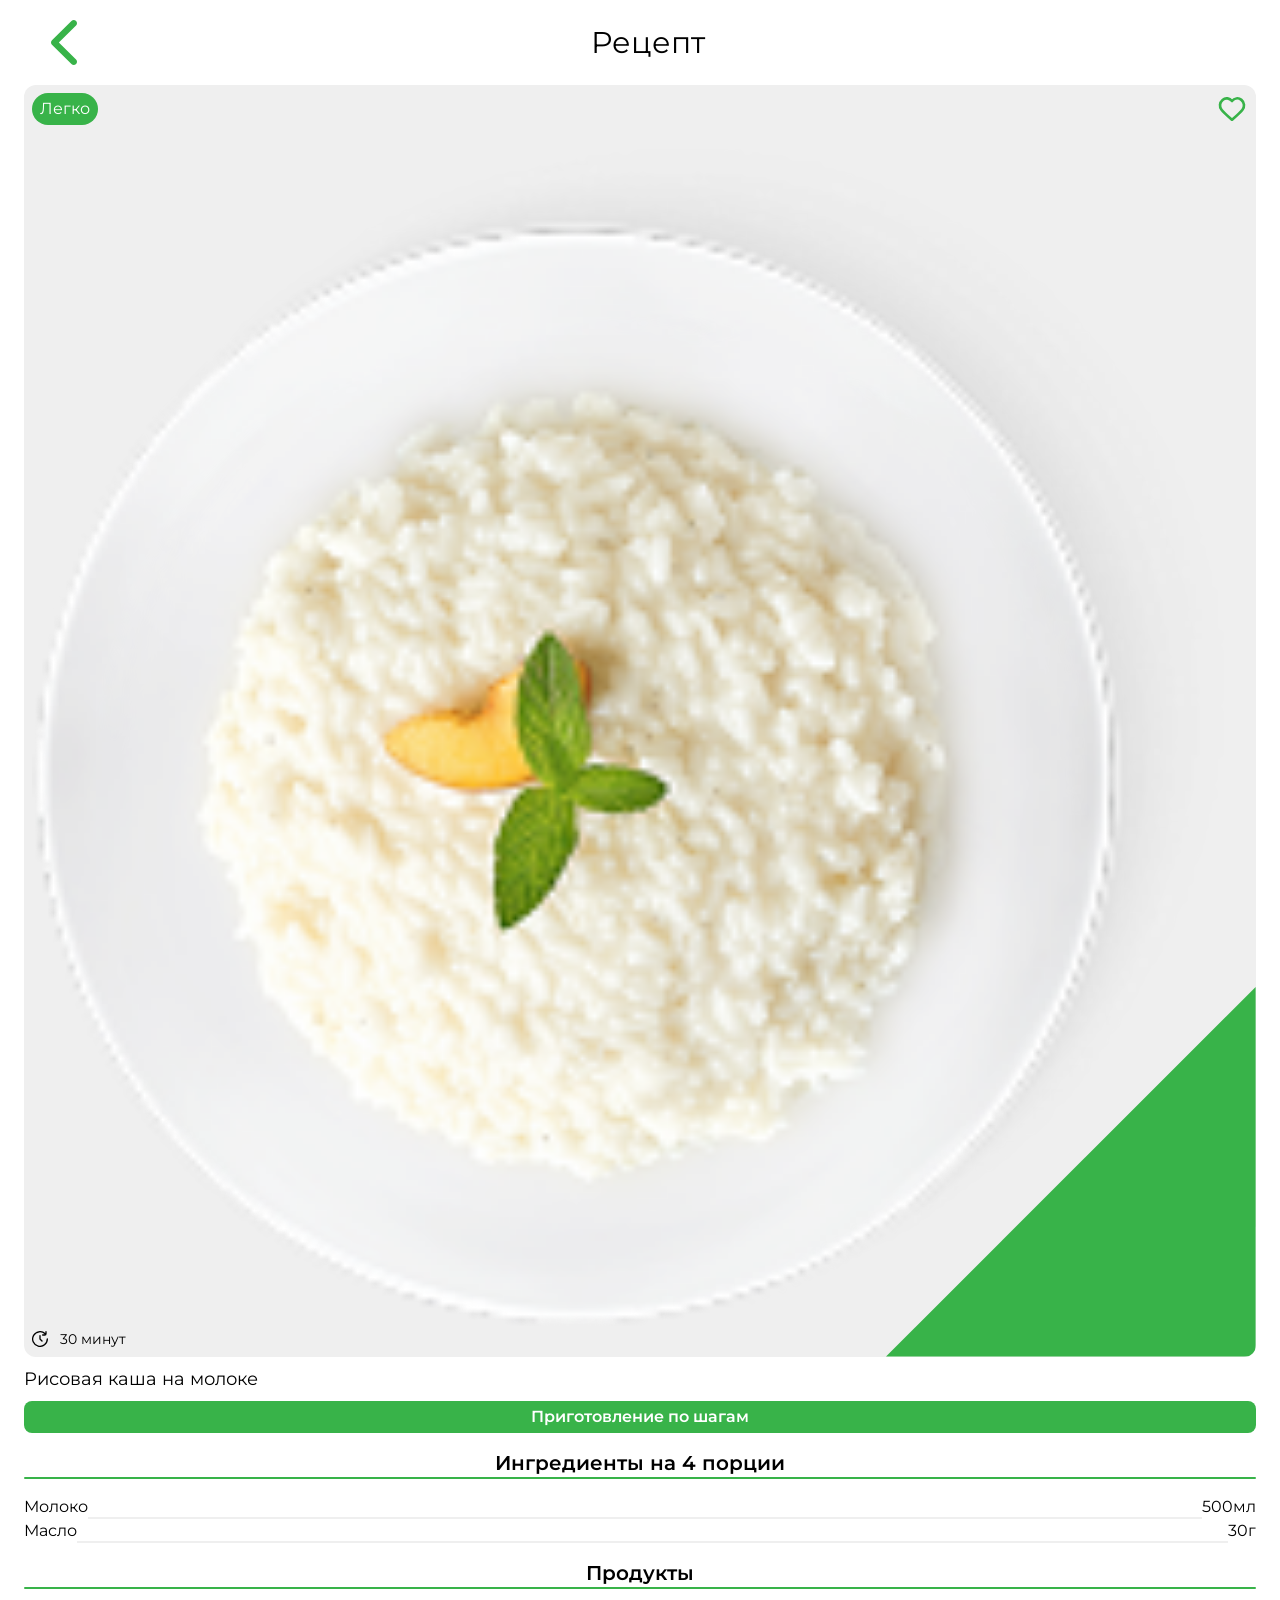
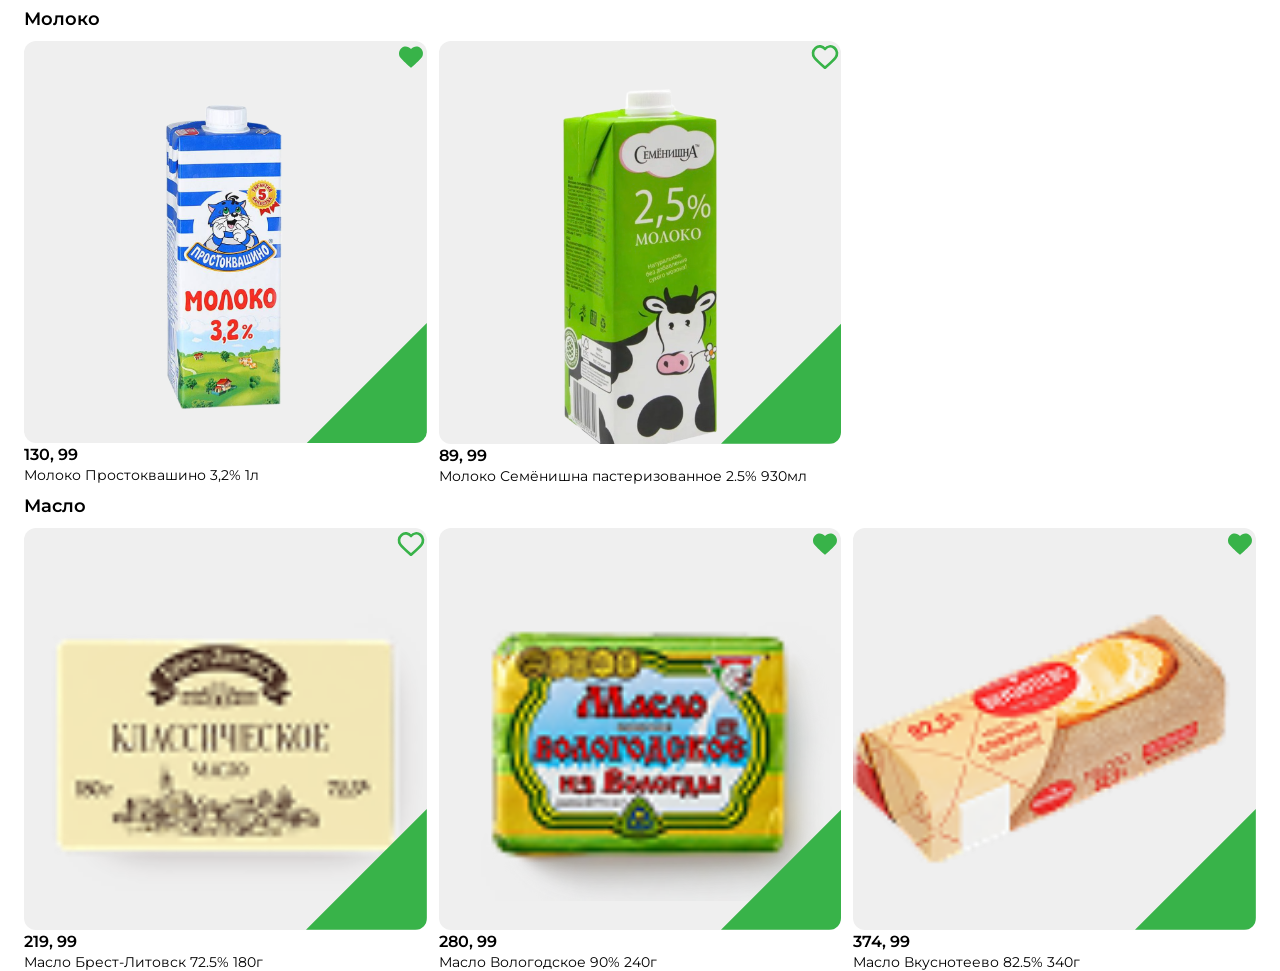
<file: recipe/0.html>
<!doctype html>
<html lang="en">
	<head>
		<meta charset="utf-8" />
		<meta name="viewport" content="width=device-width, initial-scale=1" />
		
		<link href="../app/immutable/assets/0.DSRAHia3.css" rel="stylesheet">
		<link rel="modulepreload" href="../app/immutable/entry/start.DzKjipKg.js">
		<link rel="modulepreload" href="../app/immutable/chunks/DUASHceh.js">
		<link rel="modulepreload" href="../app/immutable/chunks/B1O2VCqk.js">
		<link rel="modulepreload" href="../app/immutable/chunks/DIeogL5L.js">
		<link rel="modulepreload" href="../app/immutable/chunks/CD4Y02p_.js">
		<link rel="modulepreload" href="../app/immutable/entry/app.B3Zcg9X1.js">
		<link rel="modulepreload" href="../app/immutable/chunks/DNfE4UTU.js">
		<link rel="modulepreload" href="../app/immutable/chunks/DsuvmyvR.js">
		<link rel="modulepreload" href="../app/immutable/chunks/CbPvZiUK.js">
		<link rel="modulepreload" href="../app/immutable/chunks/DsnmJJEf.js">
		<link rel="modulepreload" href="../app/immutable/chunks/B4DQvY8J.js">
		<link rel="modulepreload" href="../app/immutable/chunks/BK2WpfL0.js">
		<link rel="modulepreload" href="../app/immutable/nodes/0.Bt8qOAk0.js">
		<link rel="modulepreload" href="../app/immutable/chunks/D9zexQcz.js">
		<link rel="modulepreload" href="../app/immutable/chunks/DSNQs1mI.js">
		<link rel="modulepreload" href="../app/immutable/chunks/69_IOA4Y.js">
		<link rel="modulepreload" href="../app/immutable/chunks/Ce1_xS5o.js">
		<link rel="modulepreload" href="../app/immutable/nodes/8.CXfXcnTs.js">
		<link rel="modulepreload" href="../app/immutable/chunks/A86AnP8Z.js">
		<link rel="modulepreload" href="../app/immutable/chunks/zIFg5_xU.js"><!--12qhfyh--><link rel="icon" href="data:image/svg+xml,%3csvg%20xmlns='http://www.w3.org/2000/svg'%20width='107'%20height='128'%20viewBox='0%200%20107%20128'%3e%3ctitle%3esvelte-logo%3c/title%3e%3cpath%20d='M94.157%2022.819c-10.4-14.885-30.94-19.297-45.792-9.835L22.282%2029.608A29.92%2029.92%200%200%200%208.764%2049.65a31.5%2031.5%200%200%200%203.108%2020.231%2030%2030%200%200%200-4.477%2011.183%2031.9%2031.9%200%200%200%205.448%2024.116c10.402%2014.887%2030.942%2019.297%2045.791%209.835l26.083-16.624A29.92%2029.92%200%200%200%2098.235%2078.35a31.53%2031.53%200%200%200-3.105-20.232%2030%2030%200%200%200%204.474-11.182%2031.88%2031.88%200%200%200-5.447-24.116'%20style='fill:%23ff3e00'/%3e%3cpath%20d='M45.817%20106.582a20.72%2020.72%200%200%201-22.237-8.243%2019.17%2019.17%200%200%201-3.277-14.503%2018%2018%200%200%201%20.624-2.435l.49-1.498%201.337.981a33.6%2033.6%200%200%200%2010.203%205.098l.97.294-.09.968a5.85%205.85%200%200%200%201.052%203.878%206.24%206.24%200%200%200%206.695%202.485%205.8%205.8%200%200%200%201.603-.704L69.27%2076.28a5.43%205.43%200%200%200%202.45-3.631%205.8%205.8%200%200%200-.987-4.371%206.24%206.24%200%200%200-6.698-2.487%205.7%205.7%200%200%200-1.6.704l-9.953%206.345a19%2019%200%200%201-5.296%202.326%2020.72%2020.72%200%200%201-22.237-8.243%2019.17%2019.17%200%200%201-3.277-14.502%2017.99%2017.99%200%200%201%208.13-12.052l26.081-16.623a19%2019%200%200%201%205.3-2.329%2020.72%2020.72%200%200%201%2022.237%208.243%2019.17%2019.17%200%200%201%203.277%2014.503%2018%2018%200%200%201-.624%202.435l-.49%201.498-1.337-.98a33.6%2033.6%200%200%200-10.203-5.1l-.97-.294.09-.968a5.86%205.86%200%200%200-1.052-3.878%206.24%206.24%200%200%200-6.696-2.485%205.8%205.8%200%200%200-1.602.704L37.73%2051.72a5.42%205.42%200%200%200-2.449%203.63%205.79%205.79%200%200%200%20.986%204.372%206.24%206.24%200%200%200%206.698%202.486%205.8%205.8%200%200%200%201.602-.704l9.952-6.342a19%2019%200%200%201%205.295-2.328%2020.72%2020.72%200%200%201%2022.237%208.242%2019.17%2019.17%200%200%201%203.277%2014.503%2018%2018%200%200%201-8.13%2012.053l-26.081%2016.622a19%2019%200%200%201-5.3%202.328'%20style='fill:%23fff'/%3e%3c/svg%3e"/><!---->
	</head>
	<body data-sveltekit-preload-data="hover">
		<div style="display: contents"><!--[--><!--[--><!----><header class="flex h-[5%] justify-between items-center px-[4%] py-5"><div class="flex items-center gap-4 w-4"><button><svg width="26" height="45" viewBox="0 0 26 45" xmlns="http://www.w3.org/2000/svg" class="fill-accent"><path d="M26 3.21428C26 2.36049 25.6572 1.54436 25.0479 0.941685C23.7783 -0.313895 21.7217 -0.313895 20.4521 0.941685L0.95215 20.2274C0.342775 20.8301 0 21.6462 0 22.5C0 23.3538 0.342775 24.1699 0.95215 24.7726L20.4521 44.0583C21.7217 45.3139 23.7783 45.3139 25.0479 44.0583C25.6572 43.4556 26 42.6395 26 41.7857C26 40.9319 25.6572 40.1158 25.0479 39.5131L7.8457 22.5L25.0479 5.48688C25.6572 4.88421 26 4.06808 26 3.21428Z"></path></svg><!----></button></div> <div><h1 class="text-3xl"><!--[!--><!--[-->Рецепт<!--]--><!--]--></h1></div> <div></div></header> <!----><div class="px-6"><div class="relative flex flex-col bg-background w-full h-full rounded-xl overflow-hidden p-2 min-h-48"><div class="flex justify-between items-center"><!--[--><div class="bg-accent py-1 px-2 rounded-3xl text-white"><p>Легко</p></div><!--]--> <div class="w-8 fill-none stroke-accent"><svg viewBox="0 0 24 24" xmlns="http://www.w3.org/2000/svg"><path fill-rule="evenodd" clip-rule="evenodd" d="M12 6.00019C10.2006 3.90317 7.19377 3.2551 4.93923 5.17534C2.68468 7.09558 2.36727 10.3061 4.13778 12.5772C5.60984 14.4654 10.0648 18.4479 11.5249 19.7369C11.6882 19.8811 11.7699 19.9532 11.8652 19.9815C11.9483 20.0062 12.0393 20.0062 12.1225 19.9815C12.2178 19.9532 12.2994 19.8811 12.4628 19.7369C13.9229 18.4479 18.3778 14.4654 19.8499 12.5772C21.6204 10.3061 21.3417 7.07538 19.0484 5.17534C16.7551 3.2753 13.7994 3.90317 12 6.00019Z" stroke-width="2" stroke-linecap="round" stroke-linejoin="round"></path></svg><!----></div></div> <img src="/app/immutable/assets/recipe1.mBclM4GK.png" class="h-full object-contain" alt="Рисовая каша на молоке"/> <div class="absolute fill-accent w-[30%] bottom-0 right-0"><svg viewBox="0 0 1 1"><polygon points="0,1 1,0 1,1"></polygon></svg></div><!----> <div class="flex items-center gap-3"><div class="w-4"><svg viewBox="0 0 24 24" id="Layer_1" data-name="Layer 1" xmlns="http://www.w3.org/2000/svg"><path d="M23,11a1,1,0,0,0-1,1,10.034,10.034,0,1,1-2.9-7.021A.862.862,0,0,1,19,5H16a1,1,0,0,0,0,2h3a3,3,0,0,0,3-3V1a1,1,0,0,0-2,0V3.065A11.994,11.994,0,1,0,24,12,1,1,0,0,0,23,11Z M12,6a1,1,0,0,0-1,1v5a1,1,0,0,0,.293.707l3,3a1,1,0,0,0,1.414-1.414L13,11.586V7A1,1,0,0,0,12,6Z"></path></svg><!----></div> <p class="text-sm">30 минут</p></div></div><!----> <h1 class="text-lg my-2">Рисовая каша на молоке</h1> <div class="bg-accent text-center text-white rounded-lg font-semibold p-1"><p>Приготовление по шагам</p></div> <div><h1 class="text-center mt-4 font-semibold text-xl">Ингредиенты на 4 порции</h1> <div class="h-0.5 bg-accent w-full rounded-3xl mb-4"></div> <!--[--><div class="flex items-center"><p>Молоко</p> <div class="h-0.5 w-full bg-background self-end"></div> <p>500мл</p></div><div class="flex items-center"><p>Масло</p> <div class="h-0.5 w-full bg-background self-end"></div> <p>30г</p></div><!--]--><!----></div><!----> <div><h1 class="text-center mt-4 font-semibold text-xl">Продукты</h1> <div class="h-0.5 bg-accent w-full rounded-3xl mb-4"></div> <!--[--><h1 class="my-2 font-semibold text-lg">Молоко</h1> <div class="grid grid-cols-3 grid-rows-1 w-full h-auto gap-3"><!--[--><a href="/product/0"><div class="aspect-square"><div class="relative flex flex-col bg-background w-full h-full rounded-xl overflow-hidden min-h-16 min-w-16"><div class="flex justify-between items-center"><!--[!--><div></div><!--]--> <div class="w-8 fill-accent"><svg viewBox="0 0 24 24" xmlns="http://www.w3.org/2000/svg"><path fill-rule="evenodd" clip-rule="evenodd" d="M12 6.00019C10.2006 3.90317 7.19377 3.2551 4.93923 5.17534C2.68468 7.09558 2.36727 10.3061 4.13778 12.5772C5.60984 14.4654 10.0648 18.4479 11.5249 19.7369C11.6882 19.8811 11.7699 19.9532 11.8652 19.9815C11.9483 20.0062 12.0393 20.0062 12.1225 19.9815C12.2178 19.9532 12.2994 19.8811 12.4628 19.7369C13.9229 18.4479 18.3778 14.4654 19.8499 12.5772C21.6204 10.3061 21.3417 7.07538 19.0484 5.17534C16.7551 3.2753 13.7994 3.90317 12 6.00019Z" stroke-width="2" stroke-linecap="round" stroke-linejoin="round"></path></svg><!----></div></div> <img src="/app/immutable/assets/milk1.BgiXMvMe.png" class="h-full object-contain" alt="Молоко Простоквашино 3,2% 1л"/> <div class="absolute fill-accent w-[30%] bottom-0 right-0"><svg viewBox="0 0 1 1"><polygon points="0,1 1,0 1,1"></polygon></svg></div><!----></div><!----></div> <p class="font-semibold">130, 99</p> <p class="text-sm leading-4">Молоко Простоквашино 3,2% 1л</p></a><a href="/product/1"><div class="aspect-square"><div class="relative flex flex-col bg-background w-full h-full rounded-xl overflow-hidden min-h-16 min-w-16"><div class="flex justify-between items-center"><!--[!--><div></div><!--]--> <div class="w-8 fill-none stroke-accent"><svg viewBox="0 0 24 24" xmlns="http://www.w3.org/2000/svg"><path fill-rule="evenodd" clip-rule="evenodd" d="M12 6.00019C10.2006 3.90317 7.19377 3.2551 4.93923 5.17534C2.68468 7.09558 2.36727 10.3061 4.13778 12.5772C5.60984 14.4654 10.0648 18.4479 11.5249 19.7369C11.6882 19.8811 11.7699 19.9532 11.8652 19.9815C11.9483 20.0062 12.0393 20.0062 12.1225 19.9815C12.2178 19.9532 12.2994 19.8811 12.4628 19.7369C13.9229 18.4479 18.3778 14.4654 19.8499 12.5772C21.6204 10.3061 21.3417 7.07538 19.0484 5.17534C16.7551 3.2753 13.7994 3.90317 12 6.00019Z" stroke-width="2" stroke-linecap="round" stroke-linejoin="round"></path></svg><!----></div></div> <img src="/app/immutable/assets/milk2.FXyqvTrQ.png" class="h-full object-contain" alt="Молоко Семёнишна пастеризованное 2.5% 930мл"/> <div class="absolute fill-accent w-[30%] bottom-0 right-0"><svg viewBox="0 0 1 1"><polygon points="0,1 1,0 1,1"></polygon></svg></div><!----></div><!----></div> <p class="font-semibold">89, 99</p> <p class="text-sm leading-4">Молоко Семёнишна пастеризованное 2.5% 930мл</p></a><!--]--></div><h1 class="my-2 font-semibold text-lg">Масло</h1> <div class="grid grid-cols-3 grid-rows-1 w-full h-auto gap-3"><!--[--><a href="/product/2"><div class="aspect-square"><div class="relative flex flex-col bg-background w-full h-full rounded-xl overflow-hidden min-h-16 min-w-16"><div class="flex justify-between items-center"><!--[!--><div></div><!--]--> <div class="w-8 fill-none stroke-accent"><svg viewBox="0 0 24 24" xmlns="http://www.w3.org/2000/svg"><path fill-rule="evenodd" clip-rule="evenodd" d="M12 6.00019C10.2006 3.90317 7.19377 3.2551 4.93923 5.17534C2.68468 7.09558 2.36727 10.3061 4.13778 12.5772C5.60984 14.4654 10.0648 18.4479 11.5249 19.7369C11.6882 19.8811 11.7699 19.9532 11.8652 19.9815C11.9483 20.0062 12.0393 20.0062 12.1225 19.9815C12.2178 19.9532 12.2994 19.8811 12.4628 19.7369C13.9229 18.4479 18.3778 14.4654 19.8499 12.5772C21.6204 10.3061 21.3417 7.07538 19.0484 5.17534C16.7551 3.2753 13.7994 3.90317 12 6.00019Z" stroke-width="2" stroke-linecap="round" stroke-linejoin="round"></path></svg><!----></div></div> <img src="/app/immutable/assets/butter1.BP2NlPi5.png" class="h-full object-contain" alt="Масло Брест-Литовск 72.5% 180г"/> <div class="absolute fill-accent w-[30%] bottom-0 right-0"><svg viewBox="0 0 1 1"><polygon points="0,1 1,0 1,1"></polygon></svg></div><!----></div><!----></div> <p class="font-semibold">219, 99</p> <p class="text-sm leading-4">Масло Брест-Литовск 72.5% 180г</p></a><a href="/product/3"><div class="aspect-square"><div class="relative flex flex-col bg-background w-full h-full rounded-xl overflow-hidden min-h-16 min-w-16"><div class="flex justify-between items-center"><!--[!--><div></div><!--]--> <div class="w-8 fill-accent"><svg viewBox="0 0 24 24" xmlns="http://www.w3.org/2000/svg"><path fill-rule="evenodd" clip-rule="evenodd" d="M12 6.00019C10.2006 3.90317 7.19377 3.2551 4.93923 5.17534C2.68468 7.09558 2.36727 10.3061 4.13778 12.5772C5.60984 14.4654 10.0648 18.4479 11.5249 19.7369C11.6882 19.8811 11.7699 19.9532 11.8652 19.9815C11.9483 20.0062 12.0393 20.0062 12.1225 19.9815C12.2178 19.9532 12.2994 19.8811 12.4628 19.7369C13.9229 18.4479 18.3778 14.4654 19.8499 12.5772C21.6204 10.3061 21.3417 7.07538 19.0484 5.17534C16.7551 3.2753 13.7994 3.90317 12 6.00019Z" stroke-width="2" stroke-linecap="round" stroke-linejoin="round"></path></svg><!----></div></div> <img src="/app/immutable/assets/butter3.Dh4UobwV.png" class="h-full object-contain" alt="Масло Вологодское 90% 240г"/> <div class="absolute fill-accent w-[30%] bottom-0 right-0"><svg viewBox="0 0 1 1"><polygon points="0,1 1,0 1,1"></polygon></svg></div><!----></div><!----></div> <p class="font-semibold">280, 99</p> <p class="text-sm leading-4">Масло Вологодское 90% 240г</p></a><a href="/product/4"><div class="aspect-square"><div class="relative flex flex-col bg-background w-full h-full rounded-xl overflow-hidden min-h-16 min-w-16"><div class="flex justify-between items-center"><!--[!--><div></div><!--]--> <div class="w-8 fill-accent"><svg viewBox="0 0 24 24" xmlns="http://www.w3.org/2000/svg"><path fill-rule="evenodd" clip-rule="evenodd" d="M12 6.00019C10.2006 3.90317 7.19377 3.2551 4.93923 5.17534C2.68468 7.09558 2.36727 10.3061 4.13778 12.5772C5.60984 14.4654 10.0648 18.4479 11.5249 19.7369C11.6882 19.8811 11.7699 19.9532 11.8652 19.9815C11.9483 20.0062 12.0393 20.0062 12.1225 19.9815C12.2178 19.9532 12.2994 19.8811 12.4628 19.7369C13.9229 18.4479 18.3778 14.4654 19.8499 12.5772C21.6204 10.3061 21.3417 7.07538 19.0484 5.17534C16.7551 3.2753 13.7994 3.90317 12 6.00019Z" stroke-width="2" stroke-linecap="round" stroke-linejoin="round"></path></svg><!----></div></div> <img src="/app/immutable/assets/butter2.Y0RmmlRD.png" class="h-full object-contain" alt="Масло Вкуснотеево 82.5% 340г"/> <div class="absolute fill-accent w-[30%] bottom-0 right-0"><svg viewBox="0 0 1 1"><polygon points="0,1 1,0 1,1"></polygon></svg></div><!----></div><!----></div> <p class="font-semibold">374, 99</p> <p class="text-sm leading-4">Масло Вкуснотеево 82.5% 340г</p></a><!--]--></div><!--]--><!----></div><!----></div><!----><!----><!----><!--]--> <!--[!--><!--]--><!--]-->
			
			<script>
				{
					__sveltekit_8lurg8 = {
						base: new URL("..", location).pathname.slice(0, -1)
					};

					const element = document.currentScript.parentElement;

					Promise.all([
						import("../app/immutable/entry/start.DzKjipKg.js"),
						import("../app/immutable/entry/app.B3Zcg9X1.js")
					]).then(([kit, app]) => {
						kit.start(app, element, {
							node_ids: [0, 8],
							data: [null,null],
							form: null,
							error: null
						});
					});
				}
			</script>
		</div>
	</body>
</html>
</file>
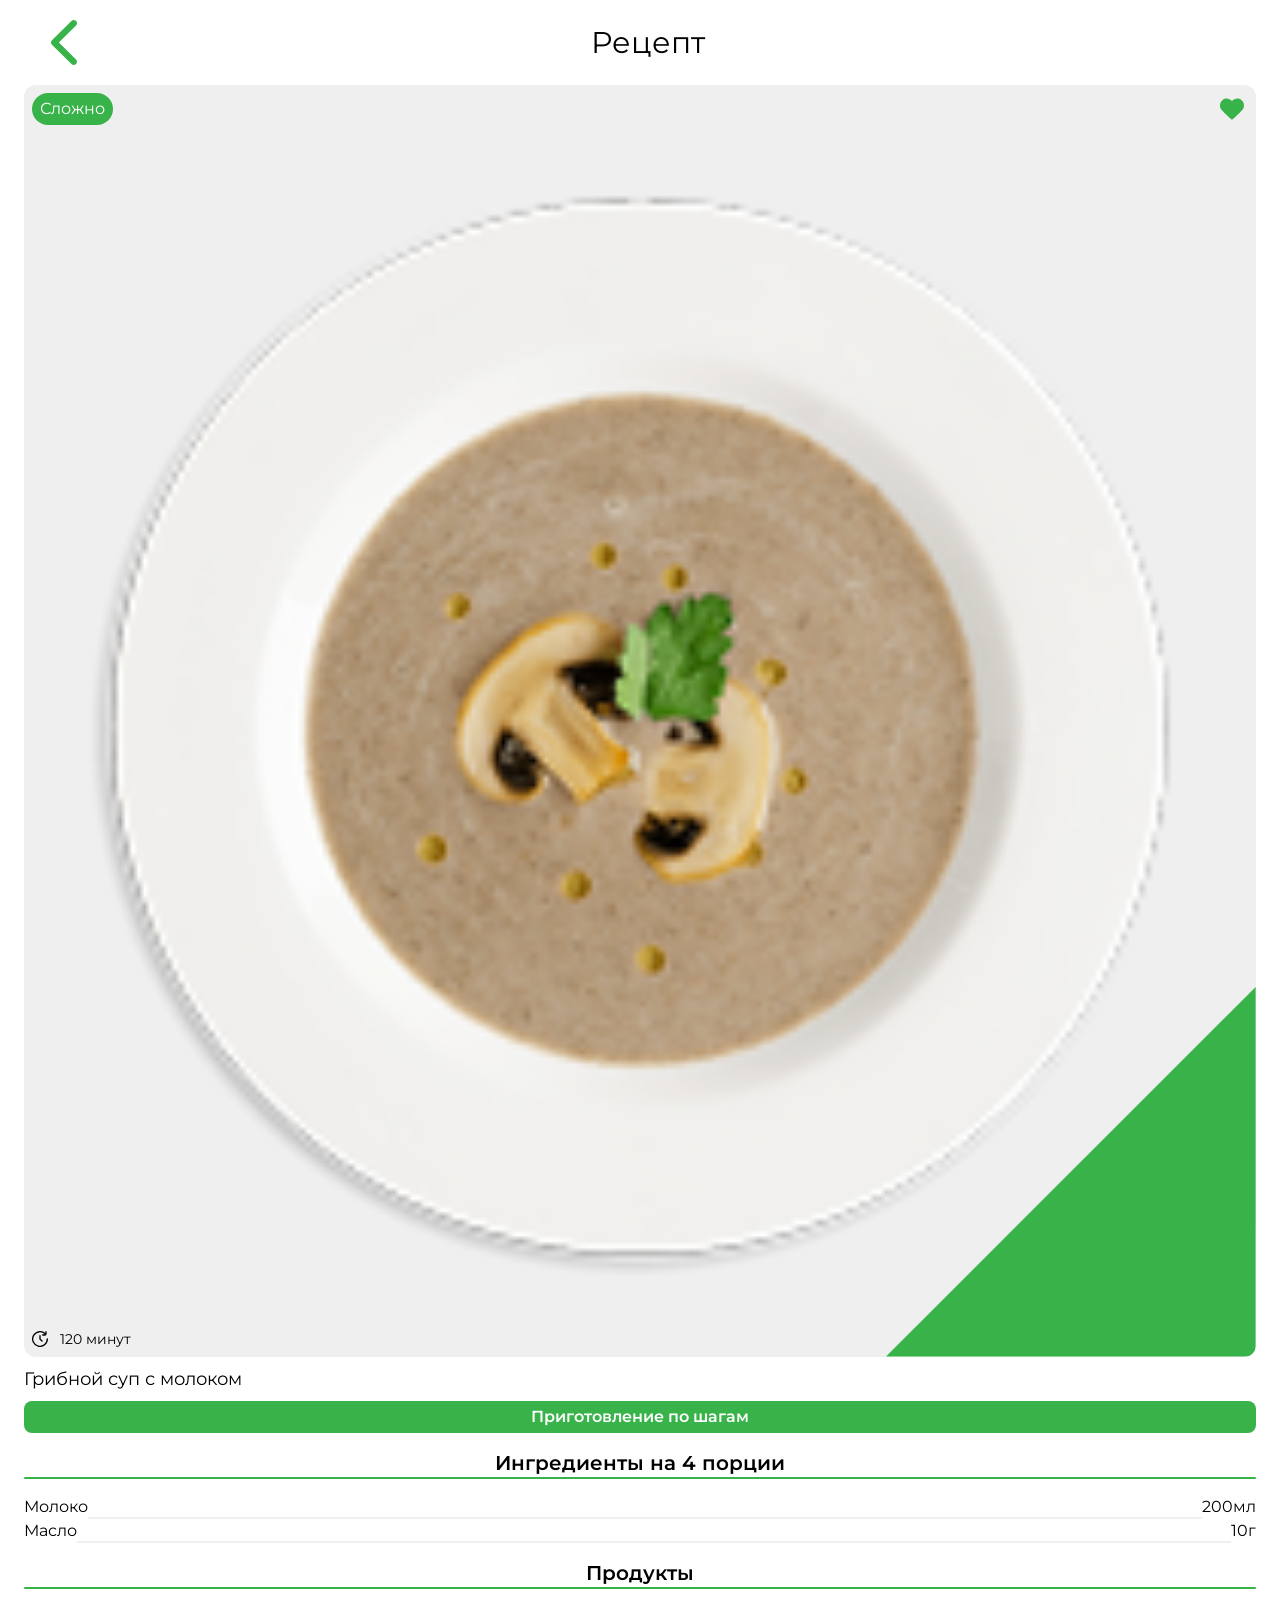
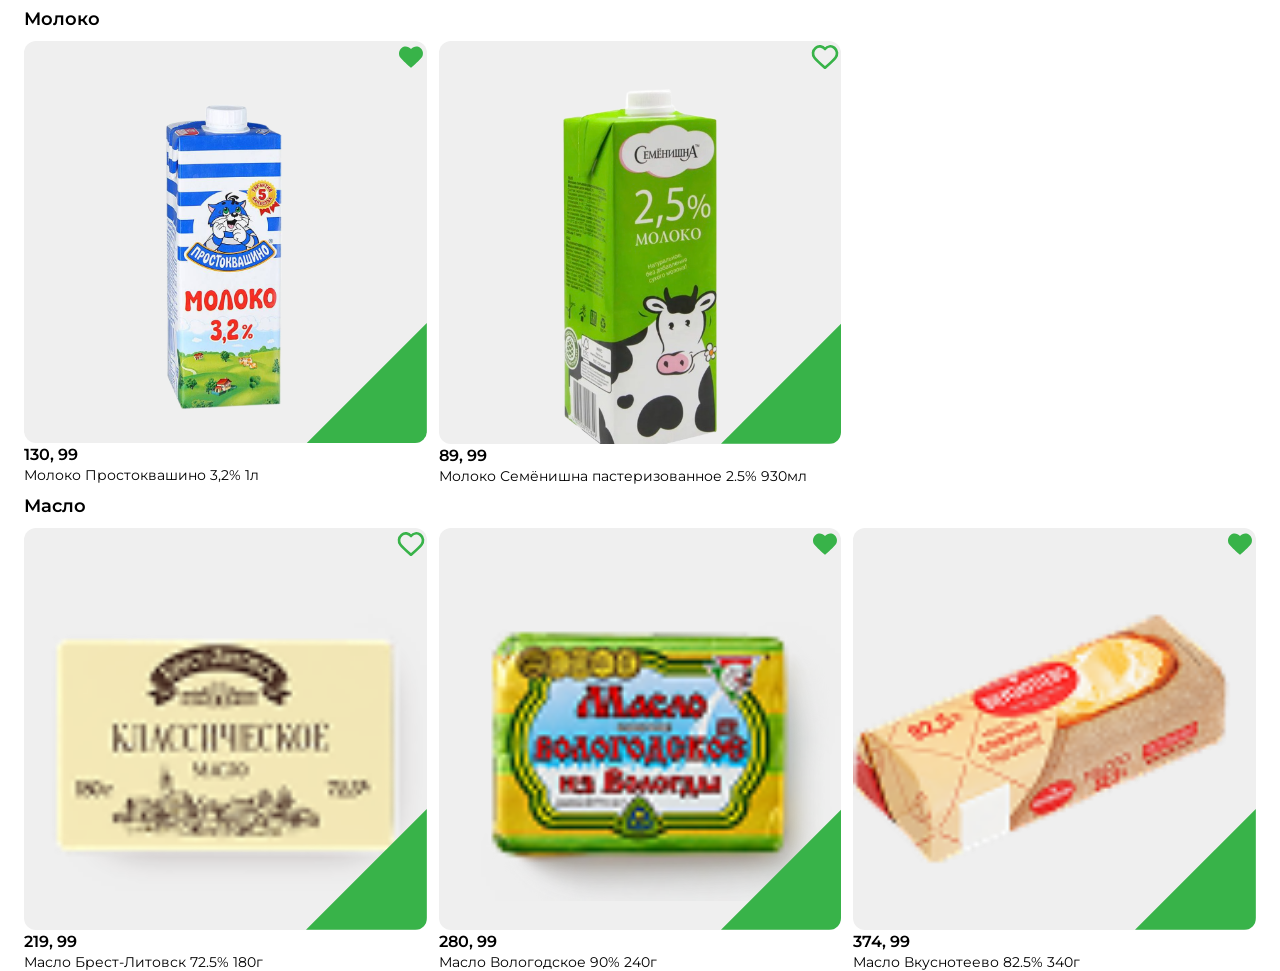
<file: recipe/1.html>
<!doctype html>
<html lang="en">
	<head>
		<meta charset="utf-8" />
		<meta name="viewport" content="width=device-width, initial-scale=1" />
		
		<link href="../app/immutable/assets/0.DSRAHia3.css" rel="stylesheet">
		<link rel="modulepreload" href="../app/immutable/entry/start.DzKjipKg.js">
		<link rel="modulepreload" href="../app/immutable/chunks/DUASHceh.js">
		<link rel="modulepreload" href="../app/immutable/chunks/B1O2VCqk.js">
		<link rel="modulepreload" href="../app/immutable/chunks/DIeogL5L.js">
		<link rel="modulepreload" href="../app/immutable/chunks/CD4Y02p_.js">
		<link rel="modulepreload" href="../app/immutable/entry/app.B3Zcg9X1.js">
		<link rel="modulepreload" href="../app/immutable/chunks/DNfE4UTU.js">
		<link rel="modulepreload" href="../app/immutable/chunks/DsuvmyvR.js">
		<link rel="modulepreload" href="../app/immutable/chunks/CbPvZiUK.js">
		<link rel="modulepreload" href="../app/immutable/chunks/DsnmJJEf.js">
		<link rel="modulepreload" href="../app/immutable/chunks/B4DQvY8J.js">
		<link rel="modulepreload" href="../app/immutable/chunks/BK2WpfL0.js">
		<link rel="modulepreload" href="../app/immutable/nodes/0.Bt8qOAk0.js">
		<link rel="modulepreload" href="../app/immutable/chunks/D9zexQcz.js">
		<link rel="modulepreload" href="../app/immutable/chunks/DSNQs1mI.js">
		<link rel="modulepreload" href="../app/immutable/chunks/69_IOA4Y.js">
		<link rel="modulepreload" href="../app/immutable/chunks/Ce1_xS5o.js">
		<link rel="modulepreload" href="../app/immutable/nodes/8.CXfXcnTs.js">
		<link rel="modulepreload" href="../app/immutable/chunks/A86AnP8Z.js">
		<link rel="modulepreload" href="../app/immutable/chunks/zIFg5_xU.js"><!--12qhfyh--><link rel="icon" href="data:image/svg+xml,%3csvg%20xmlns='http://www.w3.org/2000/svg'%20width='107'%20height='128'%20viewBox='0%200%20107%20128'%3e%3ctitle%3esvelte-logo%3c/title%3e%3cpath%20d='M94.157%2022.819c-10.4-14.885-30.94-19.297-45.792-9.835L22.282%2029.608A29.92%2029.92%200%200%200%208.764%2049.65a31.5%2031.5%200%200%200%203.108%2020.231%2030%2030%200%200%200-4.477%2011.183%2031.9%2031.9%200%200%200%205.448%2024.116c10.402%2014.887%2030.942%2019.297%2045.791%209.835l26.083-16.624A29.92%2029.92%200%200%200%2098.235%2078.35a31.53%2031.53%200%200%200-3.105-20.232%2030%2030%200%200%200%204.474-11.182%2031.88%2031.88%200%200%200-5.447-24.116'%20style='fill:%23ff3e00'/%3e%3cpath%20d='M45.817%20106.582a20.72%2020.72%200%200%201-22.237-8.243%2019.17%2019.17%200%200%201-3.277-14.503%2018%2018%200%200%201%20.624-2.435l.49-1.498%201.337.981a33.6%2033.6%200%200%200%2010.203%205.098l.97.294-.09.968a5.85%205.85%200%200%200%201.052%203.878%206.24%206.24%200%200%200%206.695%202.485%205.8%205.8%200%200%200%201.603-.704L69.27%2076.28a5.43%205.43%200%200%200%202.45-3.631%205.8%205.8%200%200%200-.987-4.371%206.24%206.24%200%200%200-6.698-2.487%205.7%205.7%200%200%200-1.6.704l-9.953%206.345a19%2019%200%200%201-5.296%202.326%2020.72%2020.72%200%200%201-22.237-8.243%2019.17%2019.17%200%200%201-3.277-14.502%2017.99%2017.99%200%200%201%208.13-12.052l26.081-16.623a19%2019%200%200%201%205.3-2.329%2020.72%2020.72%200%200%201%2022.237%208.243%2019.17%2019.17%200%200%201%203.277%2014.503%2018%2018%200%200%201-.624%202.435l-.49%201.498-1.337-.98a33.6%2033.6%200%200%200-10.203-5.1l-.97-.294.09-.968a5.86%205.86%200%200%200-1.052-3.878%206.24%206.24%200%200%200-6.696-2.485%205.8%205.8%200%200%200-1.602.704L37.73%2051.72a5.42%205.42%200%200%200-2.449%203.63%205.79%205.79%200%200%200%20.986%204.372%206.24%206.24%200%200%200%206.698%202.486%205.8%205.8%200%200%200%201.602-.704l9.952-6.342a19%2019%200%200%201%205.295-2.328%2020.72%2020.72%200%200%201%2022.237%208.242%2019.17%2019.17%200%200%201%203.277%2014.503%2018%2018%200%200%201-8.13%2012.053l-26.081%2016.622a19%2019%200%200%201-5.3%202.328'%20style='fill:%23fff'/%3e%3c/svg%3e"/><!---->
	</head>
	<body data-sveltekit-preload-data="hover">
		<div style="display: contents"><!--[--><!--[--><!----><header class="flex h-[5%] justify-between items-center px-[4%] py-5"><div class="flex items-center gap-4 w-4"><button><svg width="26" height="45" viewBox="0 0 26 45" xmlns="http://www.w3.org/2000/svg" class="fill-accent"><path d="M26 3.21428C26 2.36049 25.6572 1.54436 25.0479 0.941685C23.7783 -0.313895 21.7217 -0.313895 20.4521 0.941685L0.95215 20.2274C0.342775 20.8301 0 21.6462 0 22.5C0 23.3538 0.342775 24.1699 0.95215 24.7726L20.4521 44.0583C21.7217 45.3139 23.7783 45.3139 25.0479 44.0583C25.6572 43.4556 26 42.6395 26 41.7857C26 40.9319 25.6572 40.1158 25.0479 39.5131L7.8457 22.5L25.0479 5.48688C25.6572 4.88421 26 4.06808 26 3.21428Z"></path></svg><!----></button></div> <div><h1 class="text-3xl"><!--[!--><!--[-->Рецепт<!--]--><!--]--></h1></div> <div></div></header> <!----><div class="px-6"><div class="relative flex flex-col bg-background w-full h-full rounded-xl overflow-hidden p-2 min-h-48"><div class="flex justify-between items-center"><!--[--><div class="bg-accent py-1 px-2 rounded-3xl text-white"><p>Сложно</p></div><!--]--> <div class="w-8 fill-accent"><svg viewBox="0 0 24 24" xmlns="http://www.w3.org/2000/svg"><path fill-rule="evenodd" clip-rule="evenodd" d="M12 6.00019C10.2006 3.90317 7.19377 3.2551 4.93923 5.17534C2.68468 7.09558 2.36727 10.3061 4.13778 12.5772C5.60984 14.4654 10.0648 18.4479 11.5249 19.7369C11.6882 19.8811 11.7699 19.9532 11.8652 19.9815C11.9483 20.0062 12.0393 20.0062 12.1225 19.9815C12.2178 19.9532 12.2994 19.8811 12.4628 19.7369C13.9229 18.4479 18.3778 14.4654 19.8499 12.5772C21.6204 10.3061 21.3417 7.07538 19.0484 5.17534C16.7551 3.2753 13.7994 3.90317 12 6.00019Z" stroke-width="2" stroke-linecap="round" stroke-linejoin="round"></path></svg><!----></div></div> <img src="/app/immutable/assets/recipe2.Cy1CJsi2.png" class="h-full object-contain" alt="Грибной суп с молоком"/> <div class="absolute fill-accent w-[30%] bottom-0 right-0"><svg viewBox="0 0 1 1"><polygon points="0,1 1,0 1,1"></polygon></svg></div><!----> <div class="flex items-center gap-3"><div class="w-4"><svg viewBox="0 0 24 24" id="Layer_1" data-name="Layer 1" xmlns="http://www.w3.org/2000/svg"><path d="M23,11a1,1,0,0,0-1,1,10.034,10.034,0,1,1-2.9-7.021A.862.862,0,0,1,19,5H16a1,1,0,0,0,0,2h3a3,3,0,0,0,3-3V1a1,1,0,0,0-2,0V3.065A11.994,11.994,0,1,0,24,12,1,1,0,0,0,23,11Z M12,6a1,1,0,0,0-1,1v5a1,1,0,0,0,.293.707l3,3a1,1,0,0,0,1.414-1.414L13,11.586V7A1,1,0,0,0,12,6Z"></path></svg><!----></div> <p class="text-sm">120 минут</p></div></div><!----> <h1 class="text-lg my-2">Грибной суп с молоком</h1> <div class="bg-accent text-center text-white rounded-lg font-semibold p-1"><p>Приготовление по шагам</p></div> <div><h1 class="text-center mt-4 font-semibold text-xl">Ингредиенты на 4 порции</h1> <div class="h-0.5 bg-accent w-full rounded-3xl mb-4"></div> <!--[--><div class="flex items-center"><p>Молоко</p> <div class="h-0.5 w-full bg-background self-end"></div> <p>200мл</p></div><div class="flex items-center"><p>Масло</p> <div class="h-0.5 w-full bg-background self-end"></div> <p>10г</p></div><!--]--><!----></div><!----> <div><h1 class="text-center mt-4 font-semibold text-xl">Продукты</h1> <div class="h-0.5 bg-accent w-full rounded-3xl mb-4"></div> <!--[--><h1 class="my-2 font-semibold text-lg">Молоко</h1> <div class="grid grid-cols-3 grid-rows-1 w-full h-auto gap-3"><!--[--><a href="/product/0"><div class="aspect-square"><div class="relative flex flex-col bg-background w-full h-full rounded-xl overflow-hidden min-h-16 min-w-16"><div class="flex justify-between items-center"><!--[!--><div></div><!--]--> <div class="w-8 fill-accent"><svg viewBox="0 0 24 24" xmlns="http://www.w3.org/2000/svg"><path fill-rule="evenodd" clip-rule="evenodd" d="M12 6.00019C10.2006 3.90317 7.19377 3.2551 4.93923 5.17534C2.68468 7.09558 2.36727 10.3061 4.13778 12.5772C5.60984 14.4654 10.0648 18.4479 11.5249 19.7369C11.6882 19.8811 11.7699 19.9532 11.8652 19.9815C11.9483 20.0062 12.0393 20.0062 12.1225 19.9815C12.2178 19.9532 12.2994 19.8811 12.4628 19.7369C13.9229 18.4479 18.3778 14.4654 19.8499 12.5772C21.6204 10.3061 21.3417 7.07538 19.0484 5.17534C16.7551 3.2753 13.7994 3.90317 12 6.00019Z" stroke-width="2" stroke-linecap="round" stroke-linejoin="round"></path></svg><!----></div></div> <img src="/app/immutable/assets/milk1.BgiXMvMe.png" class="h-full object-contain" alt="Молоко Простоквашино 3,2% 1л"/> <div class="absolute fill-accent w-[30%] bottom-0 right-0"><svg viewBox="0 0 1 1"><polygon points="0,1 1,0 1,1"></polygon></svg></div><!----></div><!----></div> <p class="font-semibold">130, 99</p> <p class="text-sm leading-4">Молоко Простоквашино 3,2% 1л</p></a><a href="/product/1"><div class="aspect-square"><div class="relative flex flex-col bg-background w-full h-full rounded-xl overflow-hidden min-h-16 min-w-16"><div class="flex justify-between items-center"><!--[!--><div></div><!--]--> <div class="w-8 fill-none stroke-accent"><svg viewBox="0 0 24 24" xmlns="http://www.w3.org/2000/svg"><path fill-rule="evenodd" clip-rule="evenodd" d="M12 6.00019C10.2006 3.90317 7.19377 3.2551 4.93923 5.17534C2.68468 7.09558 2.36727 10.3061 4.13778 12.5772C5.60984 14.4654 10.0648 18.4479 11.5249 19.7369C11.6882 19.8811 11.7699 19.9532 11.8652 19.9815C11.9483 20.0062 12.0393 20.0062 12.1225 19.9815C12.2178 19.9532 12.2994 19.8811 12.4628 19.7369C13.9229 18.4479 18.3778 14.4654 19.8499 12.5772C21.6204 10.3061 21.3417 7.07538 19.0484 5.17534C16.7551 3.2753 13.7994 3.90317 12 6.00019Z" stroke-width="2" stroke-linecap="round" stroke-linejoin="round"></path></svg><!----></div></div> <img src="/app/immutable/assets/milk2.FXyqvTrQ.png" class="h-full object-contain" alt="Молоко Семёнишна пастеризованное 2.5% 930мл"/> <div class="absolute fill-accent w-[30%] bottom-0 right-0"><svg viewBox="0 0 1 1"><polygon points="0,1 1,0 1,1"></polygon></svg></div><!----></div><!----></div> <p class="font-semibold">89, 99</p> <p class="text-sm leading-4">Молоко Семёнишна пастеризованное 2.5% 930мл</p></a><!--]--></div><h1 class="my-2 font-semibold text-lg">Масло</h1> <div class="grid grid-cols-3 grid-rows-1 w-full h-auto gap-3"><!--[--><a href="/product/2"><div class="aspect-square"><div class="relative flex flex-col bg-background w-full h-full rounded-xl overflow-hidden min-h-16 min-w-16"><div class="flex justify-between items-center"><!--[!--><div></div><!--]--> <div class="w-8 fill-none stroke-accent"><svg viewBox="0 0 24 24" xmlns="http://www.w3.org/2000/svg"><path fill-rule="evenodd" clip-rule="evenodd" d="M12 6.00019C10.2006 3.90317 7.19377 3.2551 4.93923 5.17534C2.68468 7.09558 2.36727 10.3061 4.13778 12.5772C5.60984 14.4654 10.0648 18.4479 11.5249 19.7369C11.6882 19.8811 11.7699 19.9532 11.8652 19.9815C11.9483 20.0062 12.0393 20.0062 12.1225 19.9815C12.2178 19.9532 12.2994 19.8811 12.4628 19.7369C13.9229 18.4479 18.3778 14.4654 19.8499 12.5772C21.6204 10.3061 21.3417 7.07538 19.0484 5.17534C16.7551 3.2753 13.7994 3.90317 12 6.00019Z" stroke-width="2" stroke-linecap="round" stroke-linejoin="round"></path></svg><!----></div></div> <img src="/app/immutable/assets/butter1.BP2NlPi5.png" class="h-full object-contain" alt="Масло Брест-Литовск 72.5% 180г"/> <div class="absolute fill-accent w-[30%] bottom-0 right-0"><svg viewBox="0 0 1 1"><polygon points="0,1 1,0 1,1"></polygon></svg></div><!----></div><!----></div> <p class="font-semibold">219, 99</p> <p class="text-sm leading-4">Масло Брест-Литовск 72.5% 180г</p></a><a href="/product/3"><div class="aspect-square"><div class="relative flex flex-col bg-background w-full h-full rounded-xl overflow-hidden min-h-16 min-w-16"><div class="flex justify-between items-center"><!--[!--><div></div><!--]--> <div class="w-8 fill-accent"><svg viewBox="0 0 24 24" xmlns="http://www.w3.org/2000/svg"><path fill-rule="evenodd" clip-rule="evenodd" d="M12 6.00019C10.2006 3.90317 7.19377 3.2551 4.93923 5.17534C2.68468 7.09558 2.36727 10.3061 4.13778 12.5772C5.60984 14.4654 10.0648 18.4479 11.5249 19.7369C11.6882 19.8811 11.7699 19.9532 11.8652 19.9815C11.9483 20.0062 12.0393 20.0062 12.1225 19.9815C12.2178 19.9532 12.2994 19.8811 12.4628 19.7369C13.9229 18.4479 18.3778 14.4654 19.8499 12.5772C21.6204 10.3061 21.3417 7.07538 19.0484 5.17534C16.7551 3.2753 13.7994 3.90317 12 6.00019Z" stroke-width="2" stroke-linecap="round" stroke-linejoin="round"></path></svg><!----></div></div> <img src="/app/immutable/assets/butter3.Dh4UobwV.png" class="h-full object-contain" alt="Масло Вологодское 90% 240г"/> <div class="absolute fill-accent w-[30%] bottom-0 right-0"><svg viewBox="0 0 1 1"><polygon points="0,1 1,0 1,1"></polygon></svg></div><!----></div><!----></div> <p class="font-semibold">280, 99</p> <p class="text-sm leading-4">Масло Вологодское 90% 240г</p></a><a href="/product/4"><div class="aspect-square"><div class="relative flex flex-col bg-background w-full h-full rounded-xl overflow-hidden min-h-16 min-w-16"><div class="flex justify-between items-center"><!--[!--><div></div><!--]--> <div class="w-8 fill-accent"><svg viewBox="0 0 24 24" xmlns="http://www.w3.org/2000/svg"><path fill-rule="evenodd" clip-rule="evenodd" d="M12 6.00019C10.2006 3.90317 7.19377 3.2551 4.93923 5.17534C2.68468 7.09558 2.36727 10.3061 4.13778 12.5772C5.60984 14.4654 10.0648 18.4479 11.5249 19.7369C11.6882 19.8811 11.7699 19.9532 11.8652 19.9815C11.9483 20.0062 12.0393 20.0062 12.1225 19.9815C12.2178 19.9532 12.2994 19.8811 12.4628 19.7369C13.9229 18.4479 18.3778 14.4654 19.8499 12.5772C21.6204 10.3061 21.3417 7.07538 19.0484 5.17534C16.7551 3.2753 13.7994 3.90317 12 6.00019Z" stroke-width="2" stroke-linecap="round" stroke-linejoin="round"></path></svg><!----></div></div> <img src="/app/immutable/assets/butter2.Y0RmmlRD.png" class="h-full object-contain" alt="Масло Вкуснотеево 82.5% 340г"/> <div class="absolute fill-accent w-[30%] bottom-0 right-0"><svg viewBox="0 0 1 1"><polygon points="0,1 1,0 1,1"></polygon></svg></div><!----></div><!----></div> <p class="font-semibold">374, 99</p> <p class="text-sm leading-4">Масло Вкуснотеево 82.5% 340г</p></a><!--]--></div><!--]--><!----></div><!----></div><!----><!----><!----><!--]--> <!--[!--><!--]--><!--]-->
			
			<script>
				{
					__sveltekit_8lurg8 = {
						base: new URL("..", location).pathname.slice(0, -1)
					};

					const element = document.currentScript.parentElement;

					Promise.all([
						import("../app/immutable/entry/start.DzKjipKg.js"),
						import("../app/immutable/entry/app.B3Zcg9X1.js")
					]).then(([kit, app]) => {
						kit.start(app, element, {
							node_ids: [0, 8],
							data: [null,null],
							form: null,
							error: null
						});
					});
				}
			</script>
		</div>
	</body>
</html>
</file>
<file: app/immutable/assets/0.DSRAHia3.css>
@import"https://fonts.googleapis.com/css2?family=Montserrat:wght@100..900&display=swap";@layer components;@layer properties{@supports (((-webkit-hyphens:none)) and (not (margin-trim:inline))) or ((-moz-orient:inline) and (not (color:rgb(from red r g b)))){*,:before,:after,::backdrop{--tw-rotate-x:initial;--tw-rotate-y:initial;--tw-rotate-z:initial;--tw-skew-x:initial;--tw-skew-y:initial;--tw-border-style:solid;--tw-leading:initial;--tw-font-weight:initial;--tw-tracking:initial}}}@layer theme{:root,:host{--font-sans:ui-sans-serif,system-ui,sans-serif,"Apple Color Emoji","Segoe UI Emoji","Segoe UI Symbol","Noto Color Emoji";--font-mono:ui-monospace,SFMono-Regular,Menlo,Monaco,Consolas,"Liberation Mono","Courier New",monospace;--color-amber-300:oklch(87.9% .169 91.605);--color-white:#fff;--spacing:.25rem;--text-sm:.875rem;--text-sm--line-height:calc(1.25/.875);--text-lg:1.125rem;--text-lg--line-height:calc(1.75/1.125);--text-xl:1.25rem;--text-xl--line-height:calc(1.75/1.25);--text-3xl:1.875rem;--text-3xl--line-height: 1.2 ;--font-weight-semibold:600;--tracking-wide:.025em;--radius-lg:.5rem;--radius-xl:.75rem;--radius-2xl:1rem;--radius-3xl:1.5rem;--default-font-family:var(--font-sans);--default-mono-font-family:var(--font-mono);--color-background:#efefef;--color-accent:#38b349;--color-secondary:#9c9c9c;--color-secondary-200:#3a3a3a}}@layer base{*,:after,:before,::backdrop{box-sizing:border-box;border:0 solid;margin:0;padding:0}::file-selector-button{box-sizing:border-box;border:0 solid;margin:0;padding:0}html,:host{-webkit-text-size-adjust:100%;tab-size:4;line-height:1.5;font-family:var(--default-font-family,ui-sans-serif,system-ui,sans-serif,"Apple Color Emoji","Segoe UI Emoji","Segoe UI Symbol","Noto Color Emoji");font-feature-settings:var(--default-font-feature-settings,normal);font-variation-settings:var(--default-font-variation-settings,normal);-webkit-tap-highlight-color:transparent}hr{height:0;color:inherit;border-top-width:1px}abbr:where([title]){-webkit-text-decoration:underline dotted;text-decoration:underline dotted}h1,h2,h3,h4,h5,h6{font-size:inherit;font-weight:inherit}a{color:inherit;-webkit-text-decoration:inherit;text-decoration:inherit}b,strong{font-weight:bolder}code,kbd,samp,pre{font-family:var(--default-mono-font-family,ui-monospace,SFMono-Regular,Menlo,Monaco,Consolas,"Liberation Mono","Courier New",monospace);font-feature-settings:var(--default-mono-font-feature-settings,normal);font-variation-settings:var(--default-mono-font-variation-settings,normal);font-size:1em}small{font-size:80%}sub,sup{vertical-align:baseline;font-size:75%;line-height:0;position:relative}sub{bottom:-.25em}sup{top:-.5em}table{text-indent:0;border-color:inherit;border-collapse:collapse}:-moz-focusring{outline:auto}progress{vertical-align:baseline}summary{display:list-item}ol,ul,menu{list-style:none}img,svg,video,canvas,audio,iframe,embed,object{vertical-align:middle;display:block}img,video{max-width:100%;height:auto}button,input,select,optgroup,textarea{font:inherit;font-feature-settings:inherit;font-variation-settings:inherit;letter-spacing:inherit;color:inherit;opacity:1;background-color:#0000;border-radius:0}::file-selector-button{font:inherit;font-feature-settings:inherit;font-variation-settings:inherit;letter-spacing:inherit;color:inherit;opacity:1;background-color:#0000;border-radius:0}:where(select:is([multiple],[size])) optgroup{font-weight:bolder}:where(select:is([multiple],[size])) optgroup option{padding-inline-start:20px}::file-selector-button{margin-inline-end:4px}::placeholder{opacity:1}@supports (not ((-webkit-appearance:-apple-pay-button))) or (contain-intrinsic-size:1px){::placeholder{color:currentColor}@supports (color:color-mix(in lab,red,red)){::placeholder{color:color-mix(in oklab,currentcolor 50%,transparent)}}}textarea{resize:vertical}::-webkit-search-decoration{-webkit-appearance:none}::-webkit-date-and-time-value{min-height:1lh;text-align:inherit}::-webkit-datetime-edit{display:inline-flex}::-webkit-datetime-edit-fields-wrapper{padding:0}::-webkit-datetime-edit{padding-block:0}::-webkit-datetime-edit-year-field{padding-block:0}::-webkit-datetime-edit-month-field{padding-block:0}::-webkit-datetime-edit-day-field{padding-block:0}::-webkit-datetime-edit-hour-field{padding-block:0}::-webkit-datetime-edit-minute-field{padding-block:0}::-webkit-datetime-edit-second-field{padding-block:0}::-webkit-datetime-edit-millisecond-field{padding-block:0}::-webkit-datetime-edit-meridiem-field{padding-block:0}::-webkit-calendar-picker-indicator{line-height:1}:-moz-ui-invalid{box-shadow:none}button,input:where([type=button],[type=reset],[type=submit]){appearance:button}::file-selector-button{appearance:button}::-webkit-inner-spin-button{height:auto}::-webkit-outer-spin-button{height:auto}[hidden]:where(:not([hidden=until-found])){display:none!important}}@layer utilities{.absolute{position:absolute}.relative{position:relative}.static{position:static}.right-0{right:calc(var(--spacing)*0)}.bottom-0{bottom:calc(var(--spacing)*0)}.mx-1{margin-inline:calc(var(--spacing)*1)}.mx-3{margin-inline:calc(var(--spacing)*3)}.my-2{margin-block:calc(var(--spacing)*2)}.my-3{margin-block:calc(var(--spacing)*3)}.mt-2{margin-top:calc(var(--spacing)*2)}.mt-3{margin-top:calc(var(--spacing)*3)}.mt-4{margin-top:calc(var(--spacing)*4)}.mr-3{margin-right:calc(var(--spacing)*3)}.mb-2{margin-bottom:calc(var(--spacing)*2)}.mb-3{margin-bottom:calc(var(--spacing)*3)}.mb-4{margin-bottom:calc(var(--spacing)*4)}.contents{display:contents}.flex{display:flex}.grid{display:grid}.hidden{display:none}.aspect-square{aspect-ratio:1}.h-0\.5{height:calc(var(--spacing)*.5)}.h-8{height:calc(var(--spacing)*8)}.h-\[1\.5rem\]{height:1.5rem}.h-\[5\%\]{height:5%}.h-\[25vh\]{height:25vh}.h-auto{height:auto}.h-full{height:100%}.h-px{height:1px}.min-h-16{min-height:calc(var(--spacing)*16)}.min-h-48{min-height:calc(var(--spacing)*48)}.min-h-64{min-height:calc(var(--spacing)*64)}.w-4{width:calc(var(--spacing)*4)}.w-5{width:calc(var(--spacing)*5)}.w-8{width:calc(var(--spacing)*8)}.w-\[30\%\]{width:30%}.w-full{width:100%}.min-w-16{min-width:calc(var(--spacing)*16)}.shrink-0{flex-shrink:0}.transform{transform:var(--tw-rotate-x,)var(--tw-rotate-y,)var(--tw-rotate-z,)var(--tw-skew-x,)var(--tw-skew-y,)}.grid-cols-3{grid-template-columns:repeat(3,minmax(0,1fr))}.grid-rows-1{grid-template-rows:repeat(1,minmax(0,1fr))}.flex-col{flex-direction:column}.items-baseline{align-items:baseline}.items-center{align-items:center}.justify-between{justify-content:space-between}.justify-center{justify-content:center}.gap-0\.5{gap:calc(var(--spacing)*.5)}.gap-1{gap:calc(var(--spacing)*1)}.gap-2{gap:calc(var(--spacing)*2)}.gap-3{gap:calc(var(--spacing)*3)}.gap-4{gap:calc(var(--spacing)*4)}.self-baseline-last{align-self:last baseline}.self-end{align-self:flex-end}.overflow-hidden{overflow:hidden}.rounded-2xl{border-radius:var(--radius-2xl)}.rounded-3xl{border-radius:var(--radius-3xl)}.rounded-lg{border-radius:var(--radius-lg)}.rounded-xl{border-radius:var(--radius-xl)}.border-2{border-style:var(--tw-border-style);border-width:2px}.border-background{border-color:var(--color-background)}.bg-accent{background-color:var(--color-accent)}.bg-background{background-color:var(--color-background)}.bg-secondary-200{background-color:var(--color-secondary-200)}.fill-accent{fill:var(--color-accent)}.fill-amber-300{fill:var(--color-amber-300)}.fill-none{fill:none}.fill-secondary{fill:var(--color-secondary)}.stroke-accent{stroke:var(--color-accent)}.stroke-amber-300{stroke:var(--color-amber-300)}.stroke-white{stroke:var(--color-white)}.object-contain{object-fit:contain}.object-scale-down{object-fit:scale-down}.p-1{padding:calc(var(--spacing)*1)}.p-2{padding:calc(var(--spacing)*2)}.p-3{padding:calc(var(--spacing)*3)}.p-4{padding:calc(var(--spacing)*4)}.px-2{padding-inline:calc(var(--spacing)*2)}.px-3{padding-inline:calc(var(--spacing)*3)}.px-6{padding-inline:calc(var(--spacing)*6)}.px-12{padding-inline:calc(var(--spacing)*12)}.px-\[4\%\]{padding-inline:4%}.py-1{padding-block:calc(var(--spacing)*1)}.py-2{padding-block:calc(var(--spacing)*2)}.py-5{padding-block:calc(var(--spacing)*5)}.py-px{padding-block:1px}.text-center{text-align:center}.text-3xl{font-size:var(--text-3xl);line-height:var(--tw-leading,var(--text-3xl--line-height))}.text-lg{font-size:var(--text-lg);line-height:var(--tw-leading,var(--text-lg--line-height))}.text-sm{font-size:var(--text-sm);line-height:var(--tw-leading,var(--text-sm--line-height))}.text-xl{font-size:var(--text-xl);line-height:var(--tw-leading,var(--text-xl--line-height))}.leading-4{--tw-leading:calc(var(--spacing)*4);line-height:calc(var(--spacing)*4)}.font-semibold{--tw-font-weight:var(--font-weight-semibold);font-weight:var(--font-weight-semibold)}.tracking-wide{--tw-tracking:var(--tracking-wide);letter-spacing:var(--tracking-wide)}.text-secondary{color:var(--color-secondary)}.text-white{color:var(--color-white)}}html *{font-family:Montserrat}@property --tw-rotate-x{syntax:"*";inherits:false}@property --tw-rotate-y{syntax:"*";inherits:false}@property --tw-rotate-z{syntax:"*";inherits:false}@property --tw-skew-x{syntax:"*";inherits:false}@property --tw-skew-y{syntax:"*";inherits:false}@property --tw-border-style{syntax:"*";inherits:false;initial-value:solid}@property --tw-leading{syntax:"*";inherits:false}@property --tw-font-weight{syntax:"*";inherits:false}@property --tw-tracking{syntax:"*";inherits:false}
</file>
